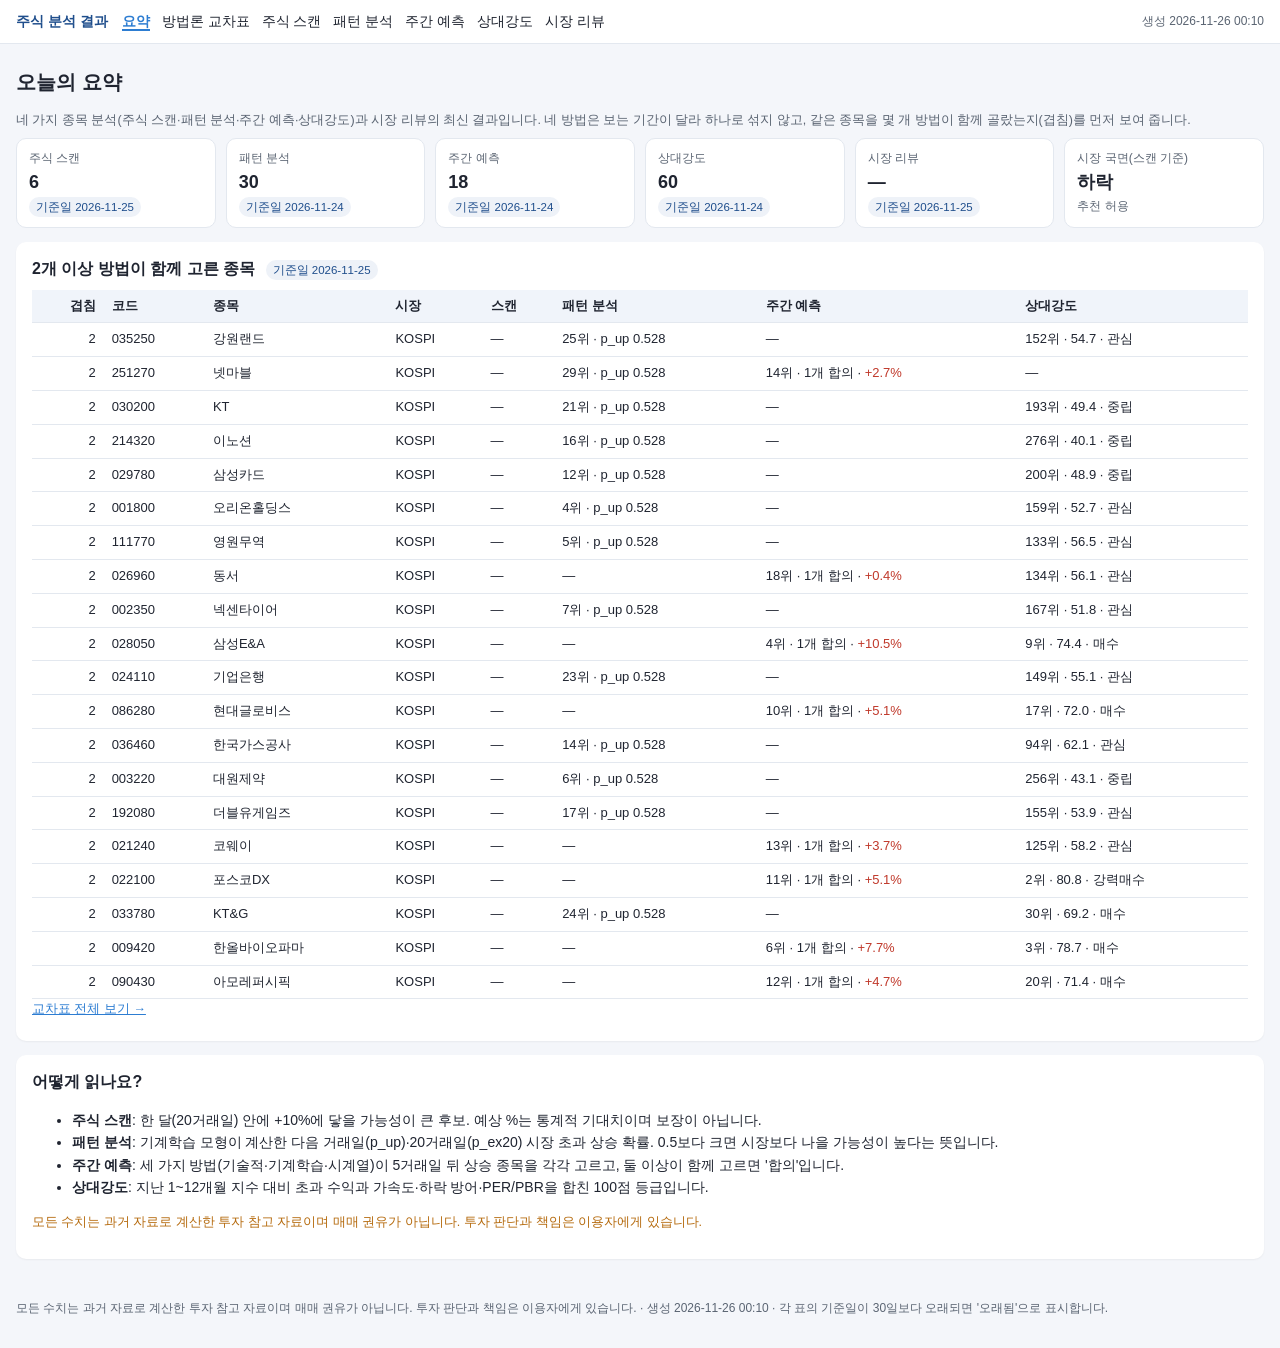
<file: index.html>
<!doctype html>
<html lang="ko">
<head>
  <meta charset="utf-8">
  <meta name="viewport" content="width=device-width, initial-scale=1">
  <meta name="robots" content="noindex">
  <title>주식 분석 결과</title>
  <link rel="stylesheet" href="public.css">
</head>
<body>
<header class="topbar">
  <a class="brand" href="index.html">주식 분석 결과</a>
  <nav><a href="index.html" class="on">요약</a><a href="cross.html" class="">방법론 교차표</a><a href="scan.html" class="">주식 스캔</a><a href="pattern.html" class="">패턴 분석</a><a href="forecast.html" class="">주간 예측</a><a href="rs.html" class="">상대강도</a><a href="review.html" class="">시장 리뷰</a></nav>
  <span class="built">생성 2026-11-26 00:10</span>
</header>
<main>

<h1>오늘의 요약</h1>
<p class="hint">네 가지 종목 분석(주식 스캔·패턴 분석·주간 예측·상대강도)과 시장 리뷰의 최신 결과입니다. 네 방법은 보는 기간이 달라 하나로 섞지 않고, 같은 종목을 몇 개 방법이 함께 골랐는지(겹침)를 먼저 보여 줍니다.</p>
<div class="tiles">
  
  
  <div class="tile"><span class="k">주식 스캔</span><span class="v">6</span><span class="s"><span class="badge">기준일 2026-11-25</span></span></div>
  
  
  <div class="tile"><span class="k">패턴 분석</span><span class="v">30</span><span class="s"><span class="badge">기준일 2026-11-24</span></span></div>
  
  
  <div class="tile"><span class="k">주간 예측</span><span class="v">18</span><span class="s"><span class="badge">기준일 2026-11-24</span></span></div>
  
  
  <div class="tile"><span class="k">상대강도</span><span class="v">60</span><span class="s"><span class="badge">기준일 2026-11-24</span></span></div>
  
  
  <div class="tile"><span class="k">시장 리뷰</span><span class="v">—</span><span class="s"><span class="badge">기준일 2026-11-25</span></span></div>
  
  
  <div class="tile"><span class="k">시장 국면(스캔 기준)</span><span class="v">하락</span><span class="s">추천 허용</span></div>
</div>
<section class="card">
  <h2>2개 이상 방법이 함께 고른 종목 <small><span class="badge">기준일 2026-11-25</span></small></h2>
  
  
  <div class="table-wrap"><table><thead><tr><th class="num">겹침</th><th>코드</th><th>종목</th><th>시장</th><th>스캔</th><th>패턴 분석</th><th>주간 예측</th><th>상대강도</th></tr></thead><tbody>
  
  <tr><td class="num">2</td><td>035250</td><td>강원랜드</td><td>KOSPI</td>
    <td>—</td>
    <td>25위 · p_up 0.528</td>
    <td>—</td>
    <td>152위 · 54.7 · 관심</td></tr>
  
  <tr><td class="num">2</td><td>251270</td><td>넷마블</td><td>KOSPI</td>
    <td>—</td>
    <td>29위 · p_up 0.528</td>
    <td>14위 · 1개 합의 · <span class="up">+2.7%</span></td>
    <td>—</td></tr>
  
  <tr><td class="num">2</td><td>030200</td><td>KT</td><td>KOSPI</td>
    <td>—</td>
    <td>21위 · p_up 0.528</td>
    <td>—</td>
    <td>193위 · 49.4 · 중립</td></tr>
  
  <tr><td class="num">2</td><td>214320</td><td>이노션</td><td>KOSPI</td>
    <td>—</td>
    <td>16위 · p_up 0.528</td>
    <td>—</td>
    <td>276위 · 40.1 · 중립</td></tr>
  
  <tr><td class="num">2</td><td>029780</td><td>삼성카드</td><td>KOSPI</td>
    <td>—</td>
    <td>12위 · p_up 0.528</td>
    <td>—</td>
    <td>200위 · 48.9 · 중립</td></tr>
  
  <tr><td class="num">2</td><td>001800</td><td>오리온홀딩스</td><td>KOSPI</td>
    <td>—</td>
    <td>4위 · p_up 0.528</td>
    <td>—</td>
    <td>159위 · 52.7 · 관심</td></tr>
  
  <tr><td class="num">2</td><td>111770</td><td>영원무역</td><td>KOSPI</td>
    <td>—</td>
    <td>5위 · p_up 0.528</td>
    <td>—</td>
    <td>133위 · 56.5 · 관심</td></tr>
  
  <tr><td class="num">2</td><td>026960</td><td>동서</td><td>KOSPI</td>
    <td>—</td>
    <td>—</td>
    <td>18위 · 1개 합의 · <span class="up">+0.4%</span></td>
    <td>134위 · 56.1 · 관심</td></tr>
  
  <tr><td class="num">2</td><td>002350</td><td>넥센타이어</td><td>KOSPI</td>
    <td>—</td>
    <td>7위 · p_up 0.528</td>
    <td>—</td>
    <td>167위 · 51.8 · 관심</td></tr>
  
  <tr><td class="num">2</td><td>028050</td><td>삼성E&amp;A</td><td>KOSPI</td>
    <td>—</td>
    <td>—</td>
    <td>4위 · 1개 합의 · <span class="up">+10.5%</span></td>
    <td>9위 · 74.4 · 매수</td></tr>
  
  <tr><td class="num">2</td><td>024110</td><td>기업은행</td><td>KOSPI</td>
    <td>—</td>
    <td>23위 · p_up 0.528</td>
    <td>—</td>
    <td>149위 · 55.1 · 관심</td></tr>
  
  <tr><td class="num">2</td><td>086280</td><td>현대글로비스</td><td>KOSPI</td>
    <td>—</td>
    <td>—</td>
    <td>10위 · 1개 합의 · <span class="up">+5.1%</span></td>
    <td>17위 · 72.0 · 매수</td></tr>
  
  <tr><td class="num">2</td><td>036460</td><td>한국가스공사</td><td>KOSPI</td>
    <td>—</td>
    <td>14위 · p_up 0.528</td>
    <td>—</td>
    <td>94위 · 62.1 · 관심</td></tr>
  
  <tr><td class="num">2</td><td>003220</td><td>대원제약</td><td>KOSPI</td>
    <td>—</td>
    <td>6위 · p_up 0.528</td>
    <td>—</td>
    <td>256위 · 43.1 · 중립</td></tr>
  
  <tr><td class="num">2</td><td>192080</td><td>더블유게임즈</td><td>KOSPI</td>
    <td>—</td>
    <td>17위 · p_up 0.528</td>
    <td>—</td>
    <td>155위 · 53.9 · 관심</td></tr>
  
  <tr><td class="num">2</td><td>021240</td><td>코웨이</td><td>KOSPI</td>
    <td>—</td>
    <td>—</td>
    <td>13위 · 1개 합의 · <span class="up">+3.7%</span></td>
    <td>125위 · 58.2 · 관심</td></tr>
  
  <tr><td class="num">2</td><td>022100</td><td>포스코DX</td><td>KOSPI</td>
    <td>—</td>
    <td>—</td>
    <td>11위 · 1개 합의 · <span class="up">+5.1%</span></td>
    <td>2위 · 80.8 · 강력매수</td></tr>
  
  <tr><td class="num">2</td><td>033780</td><td>KT&amp;G</td><td>KOSPI</td>
    <td>—</td>
    <td>24위 · p_up 0.528</td>
    <td>—</td>
    <td>30위 · 69.2 · 매수</td></tr>
  
  <tr><td class="num">2</td><td>009420</td><td>한올바이오파마</td><td>KOSPI</td>
    <td>—</td>
    <td>—</td>
    <td>6위 · 1개 합의 · <span class="up">+7.7%</span></td>
    <td>3위 · 78.7 · 매수</td></tr>
  
  <tr><td class="num">2</td><td>090430</td><td>아모레퍼시픽</td><td>KOSPI</td>
    <td>—</td>
    <td>—</td>
    <td>12위 · 1개 합의 · <span class="up">+4.7%</span></td>
    <td>20위 · 71.4 · 매수</td></tr>
  
  </tbody></table></div>
  
  <p class="hint"><a href="cross.html">교차표 전체 보기 →</a></p>
</section>
<section class="card">
  <h2>어떻게 읽나요?</h2>
  <ul>
    <li><b>주식 스캔</b>: 한 달(20거래일) 안에 +10%에 닿을 가능성이 큰 후보. 예상 %는 통계적 기대치이며 보장이 아닙니다.</li>
    <li><b>패턴 분석</b>: 기계학습 모형이 계산한 다음 거래일(p_up)·20거래일(p_ex20) 시장 초과 상승 확률. 0.5보다 크면 시장보다 나을 가능성이 높다는 뜻입니다.</li>
    <li><b>주간 예측</b>: 세 가지 방법(기술적·기계학습·시계열)이 5거래일 뒤 상승 종목을 각각 고르고, 둘 이상이 함께 고르면 '합의'입니다.</li>
    <li><b>상대강도</b>: 지난 1~12개월 지수 대비 초과 수익과 가속도·하락 방어·PER/PBR을 합친 100점 등급입니다.</li>
  </ul>
  <p class="note">모든 수치는 과거 자료로 계산한 투자 참고 자료이며 매매 권유가 아닙니다. 투자 판단과 책임은 이용자에게 있습니다.</p>
</section>

</main>
<footer class="foot">모든 수치는 과거 자료로 계산한 투자 참고 자료이며 매매 권유가 아닙니다. 투자 판단과 책임은 이용자에게 있습니다. · 생성 2026-11-26 00:10 · 각 표의 기준일이 30일보다 오래되면 '오래됨'으로 표시합니다.</footer>
</body>
</html>
</file>
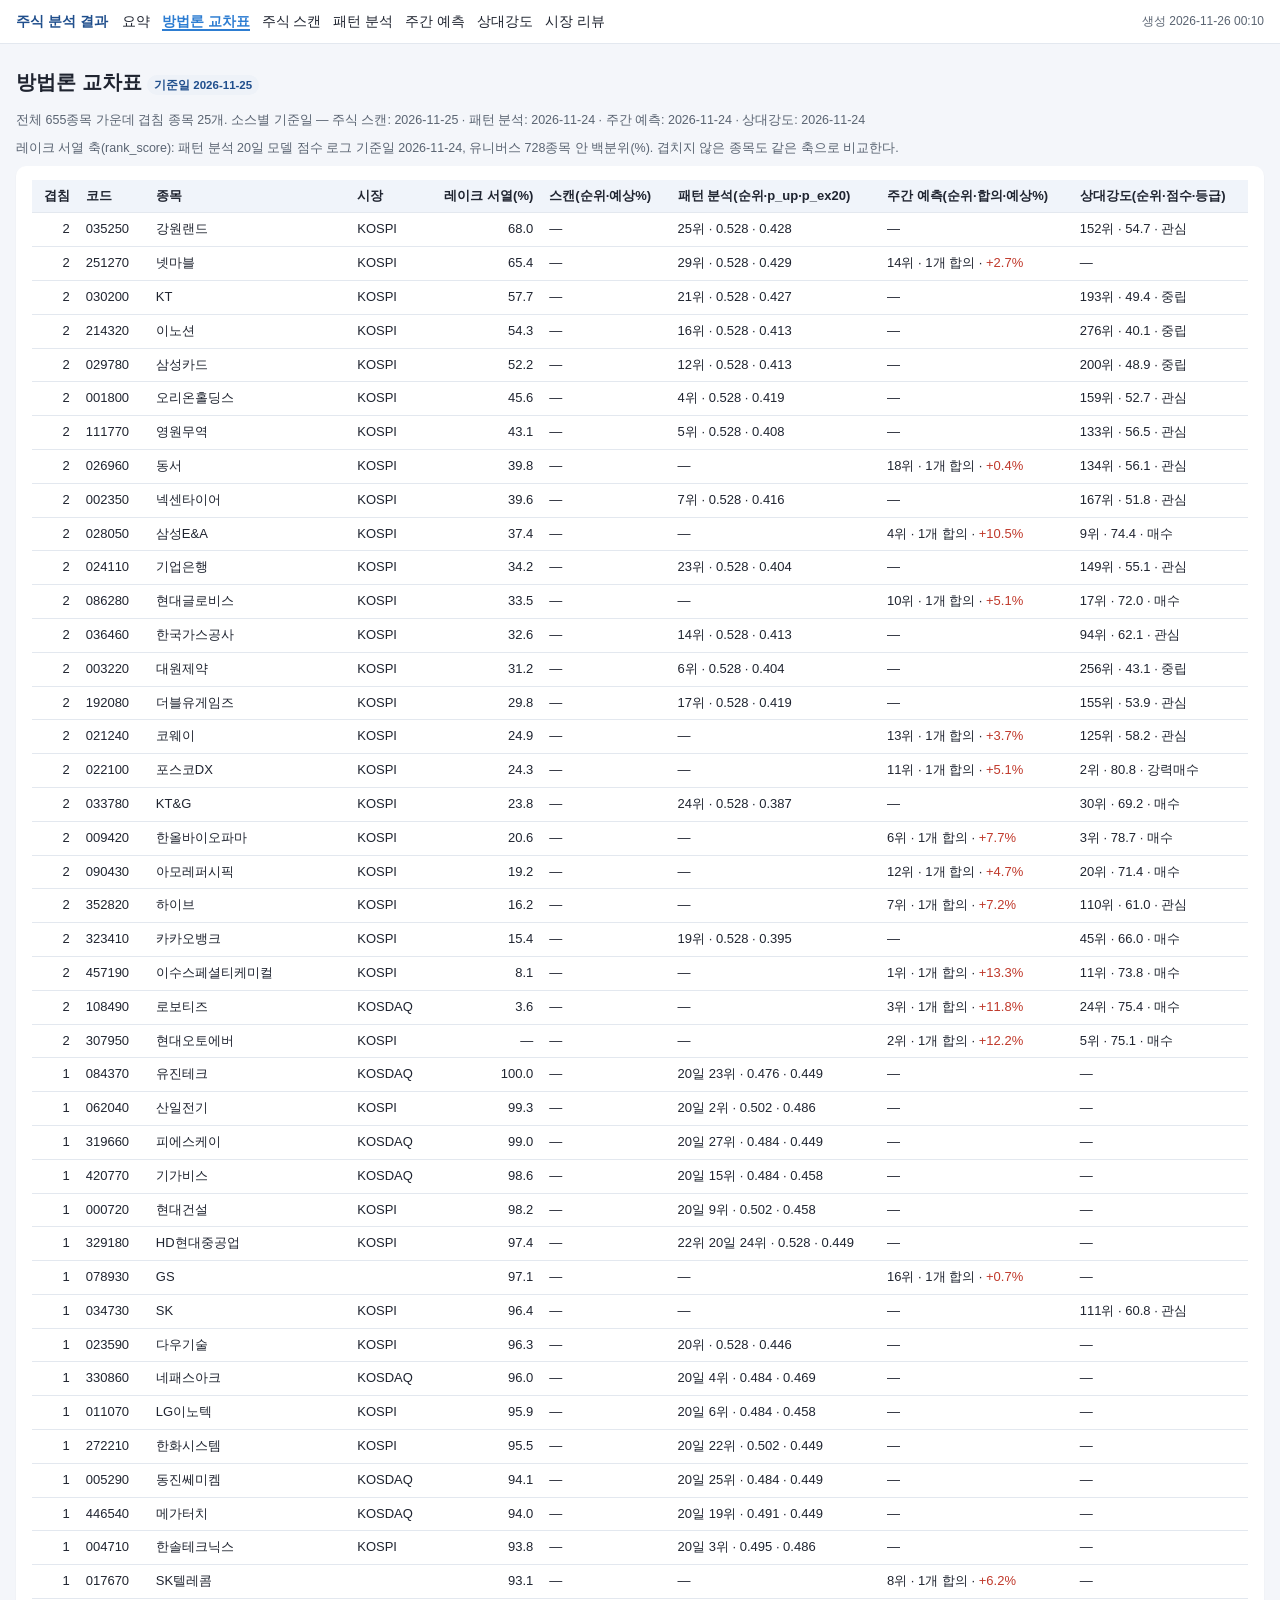
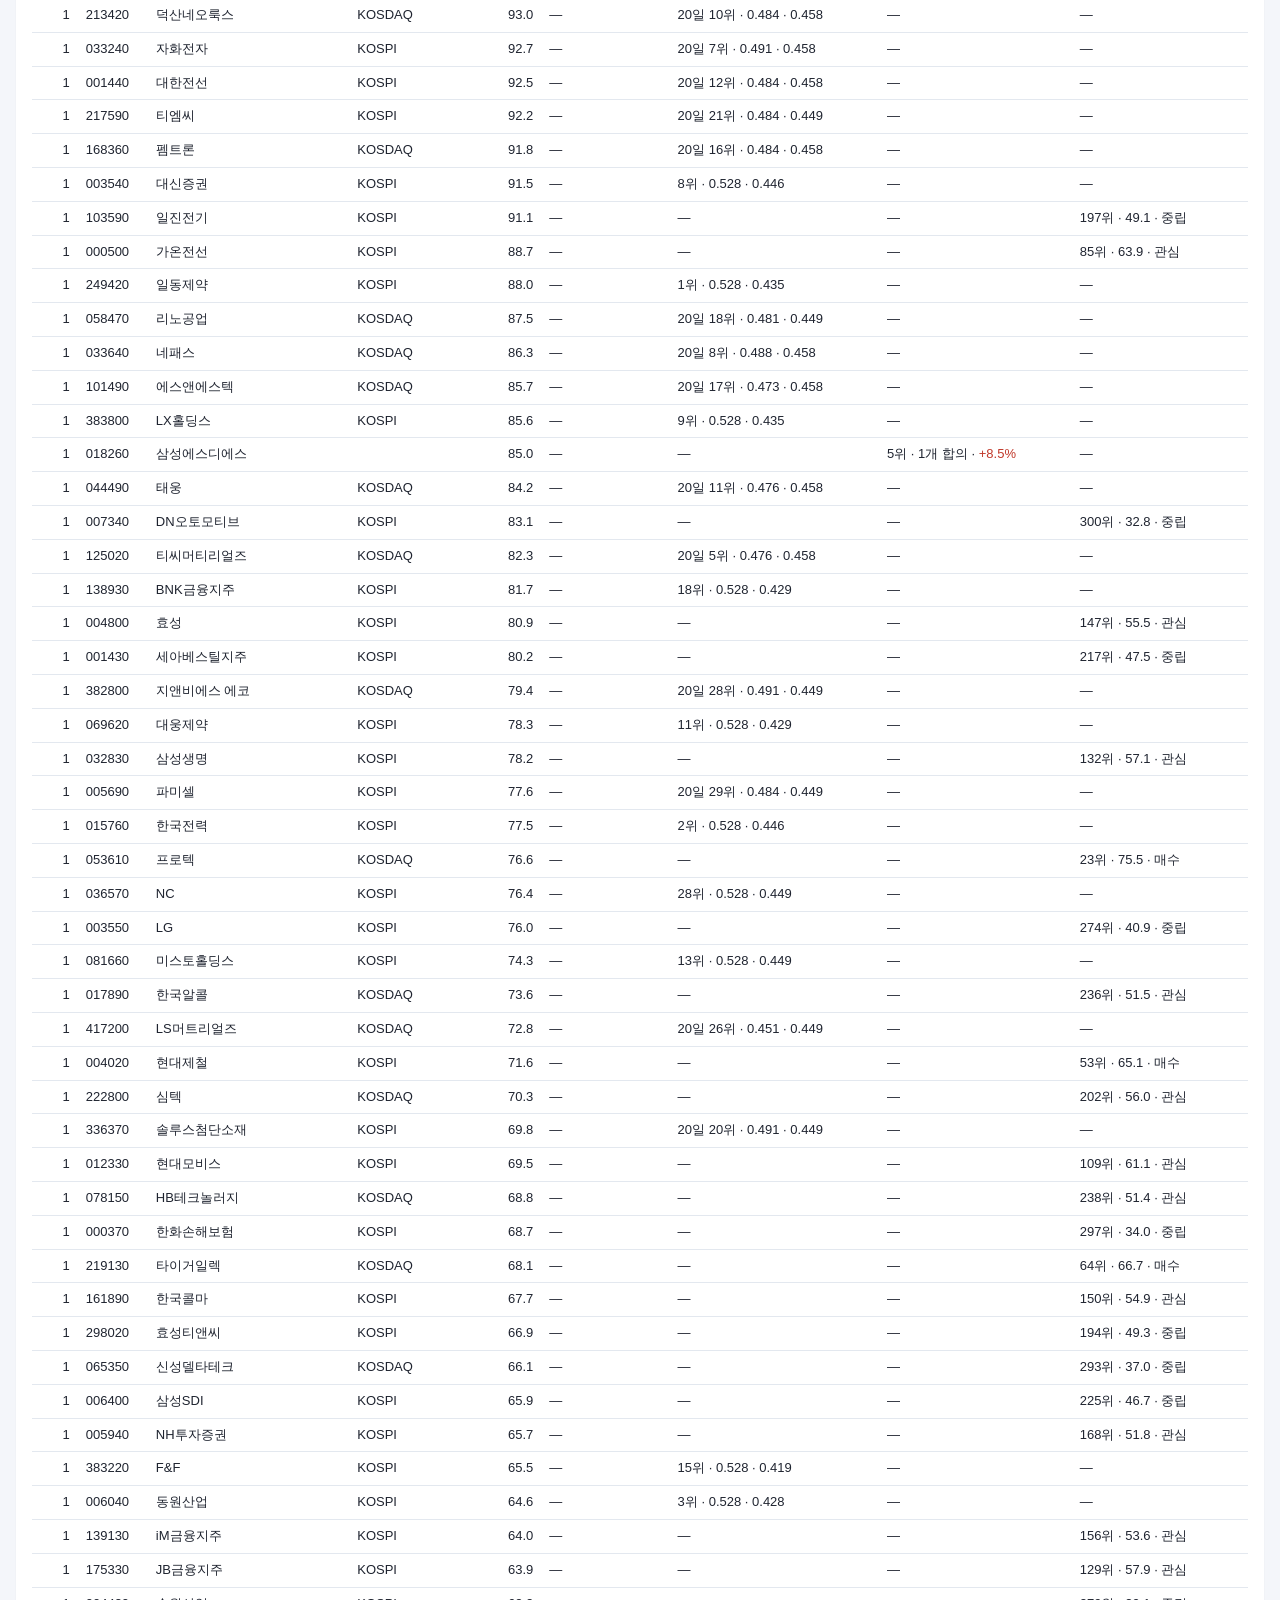
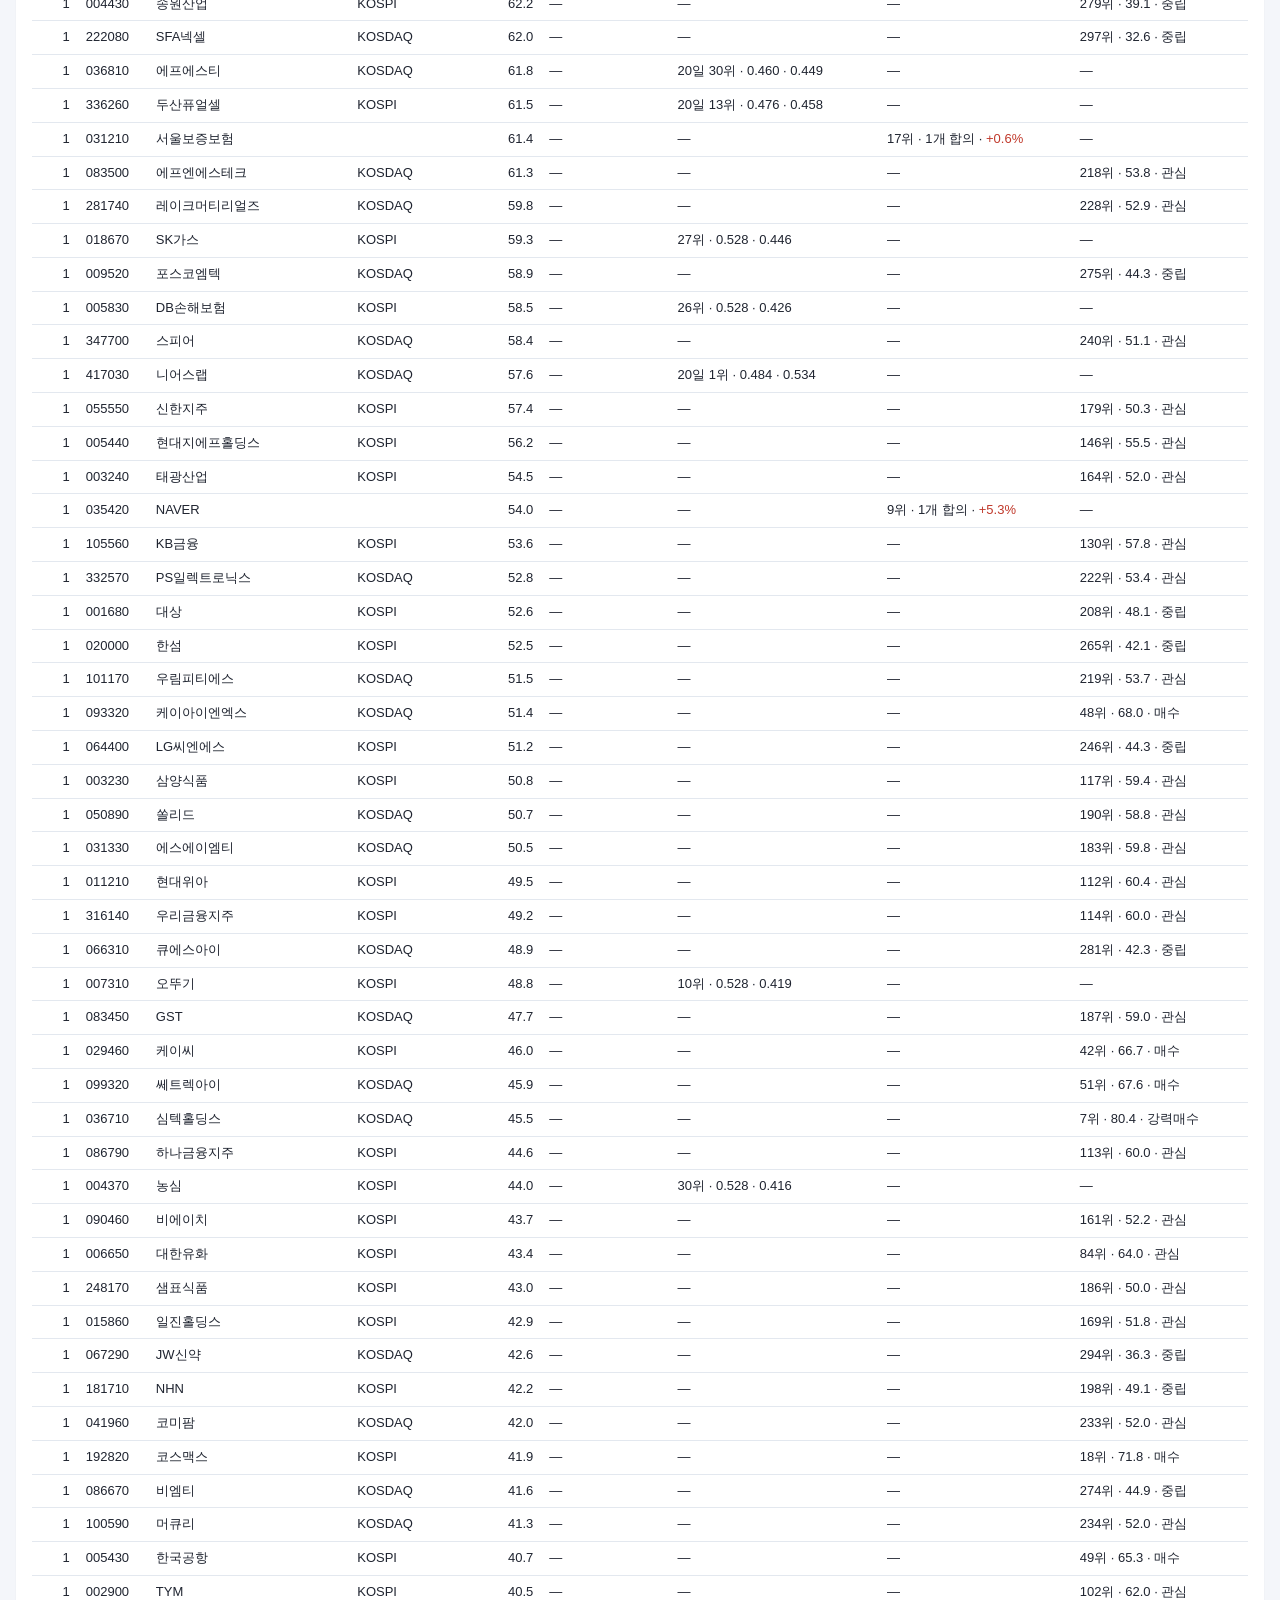
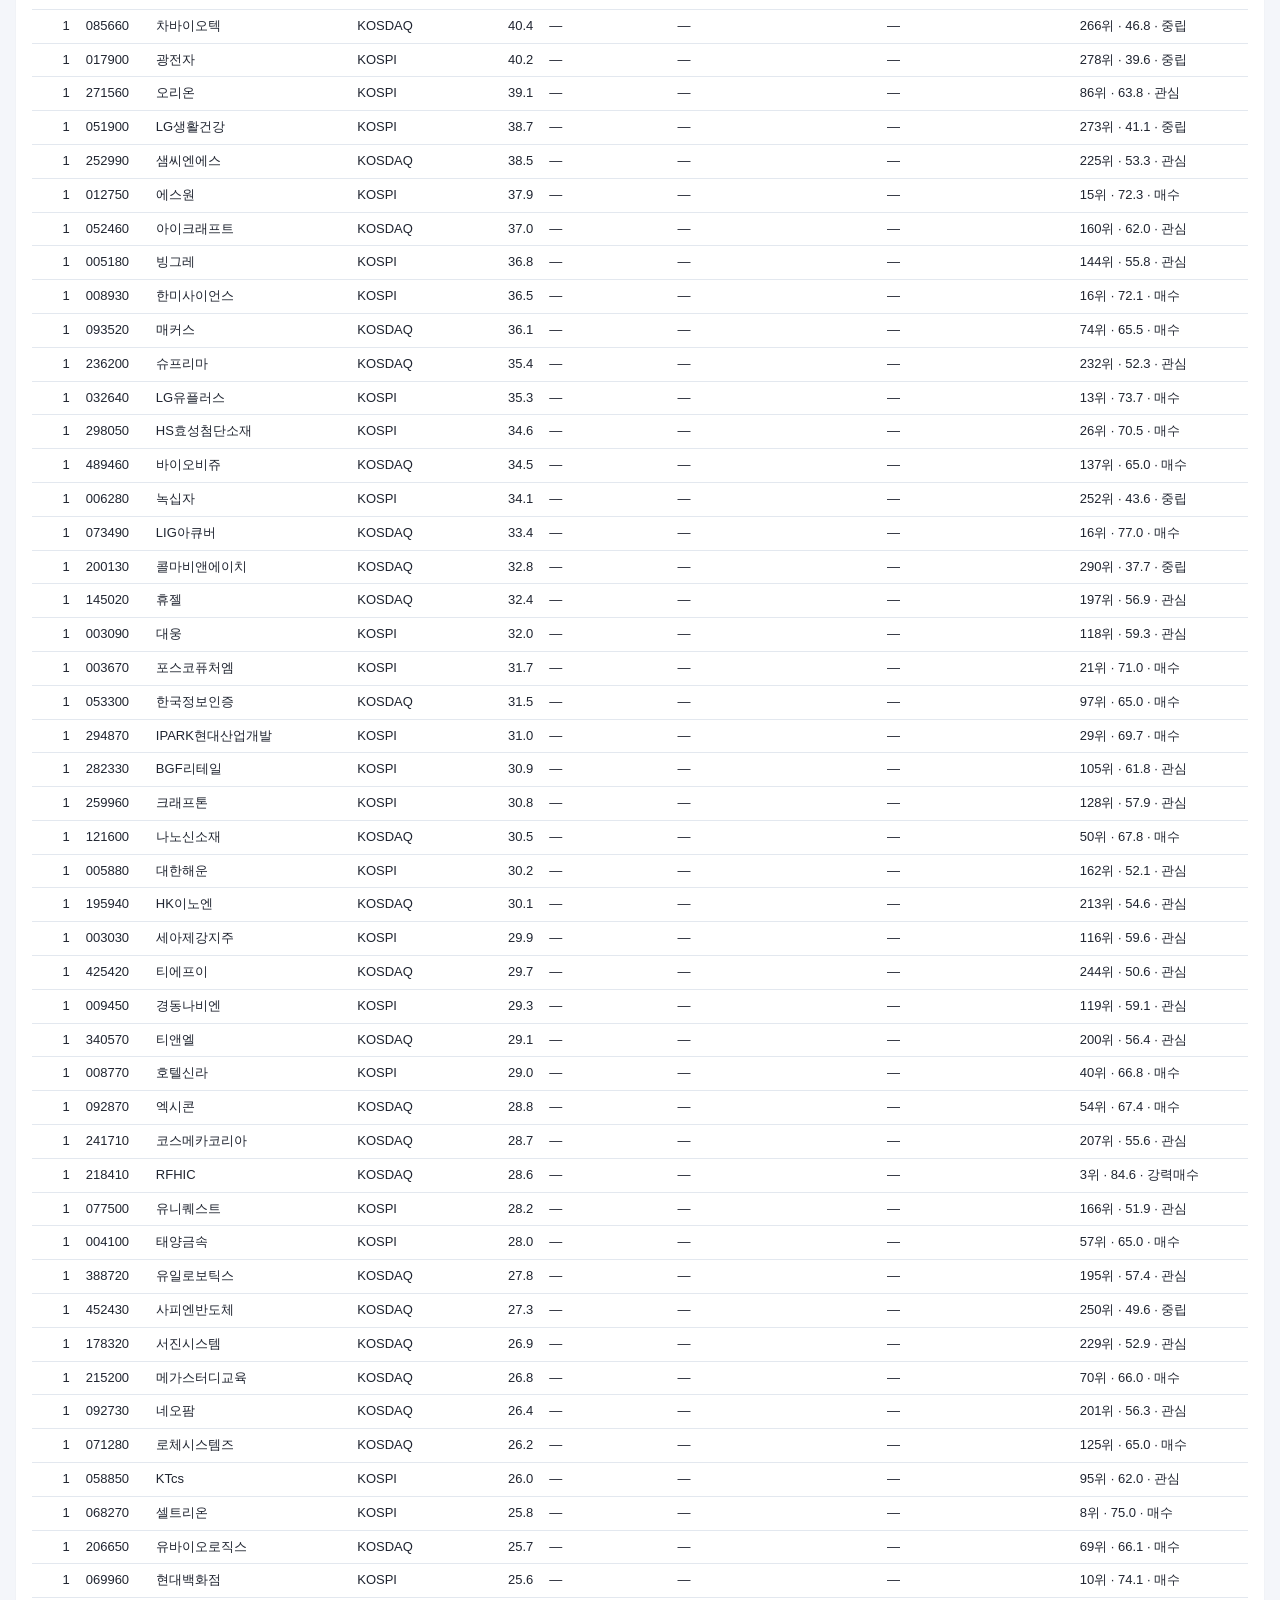
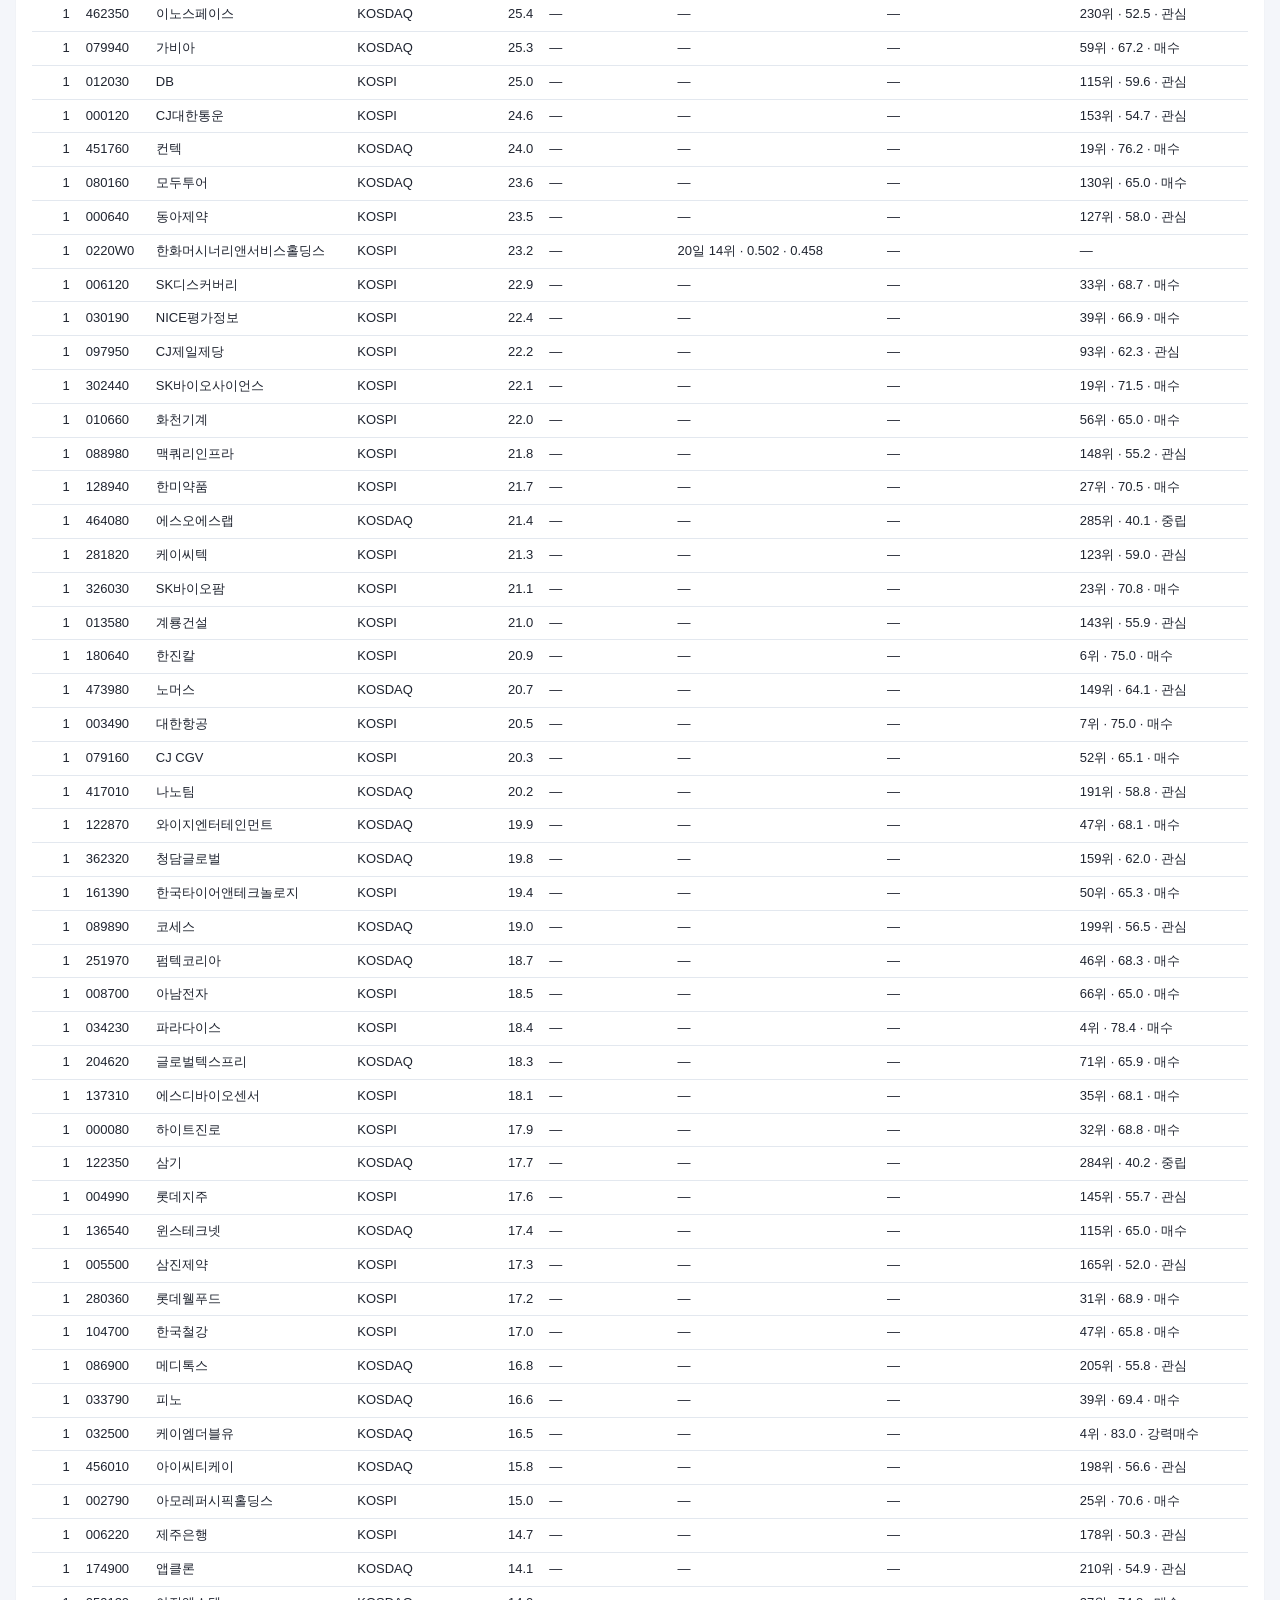
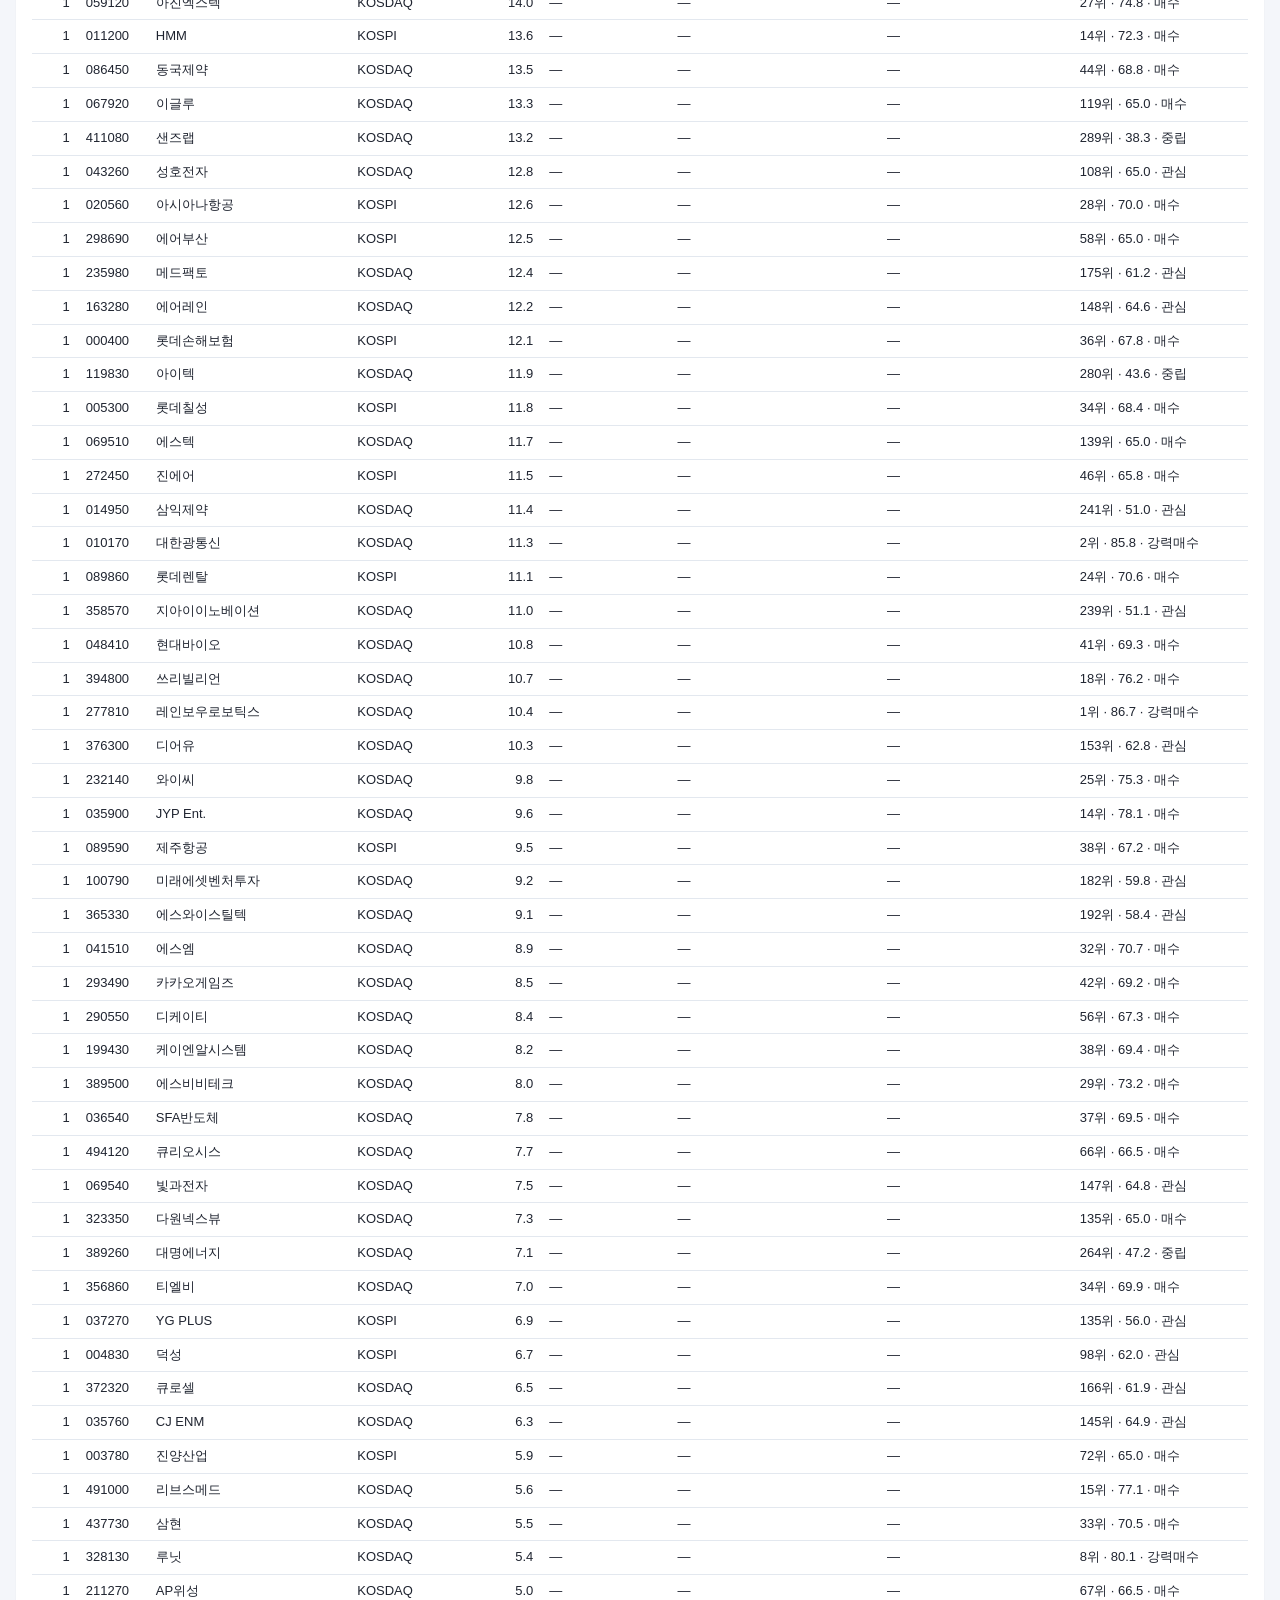
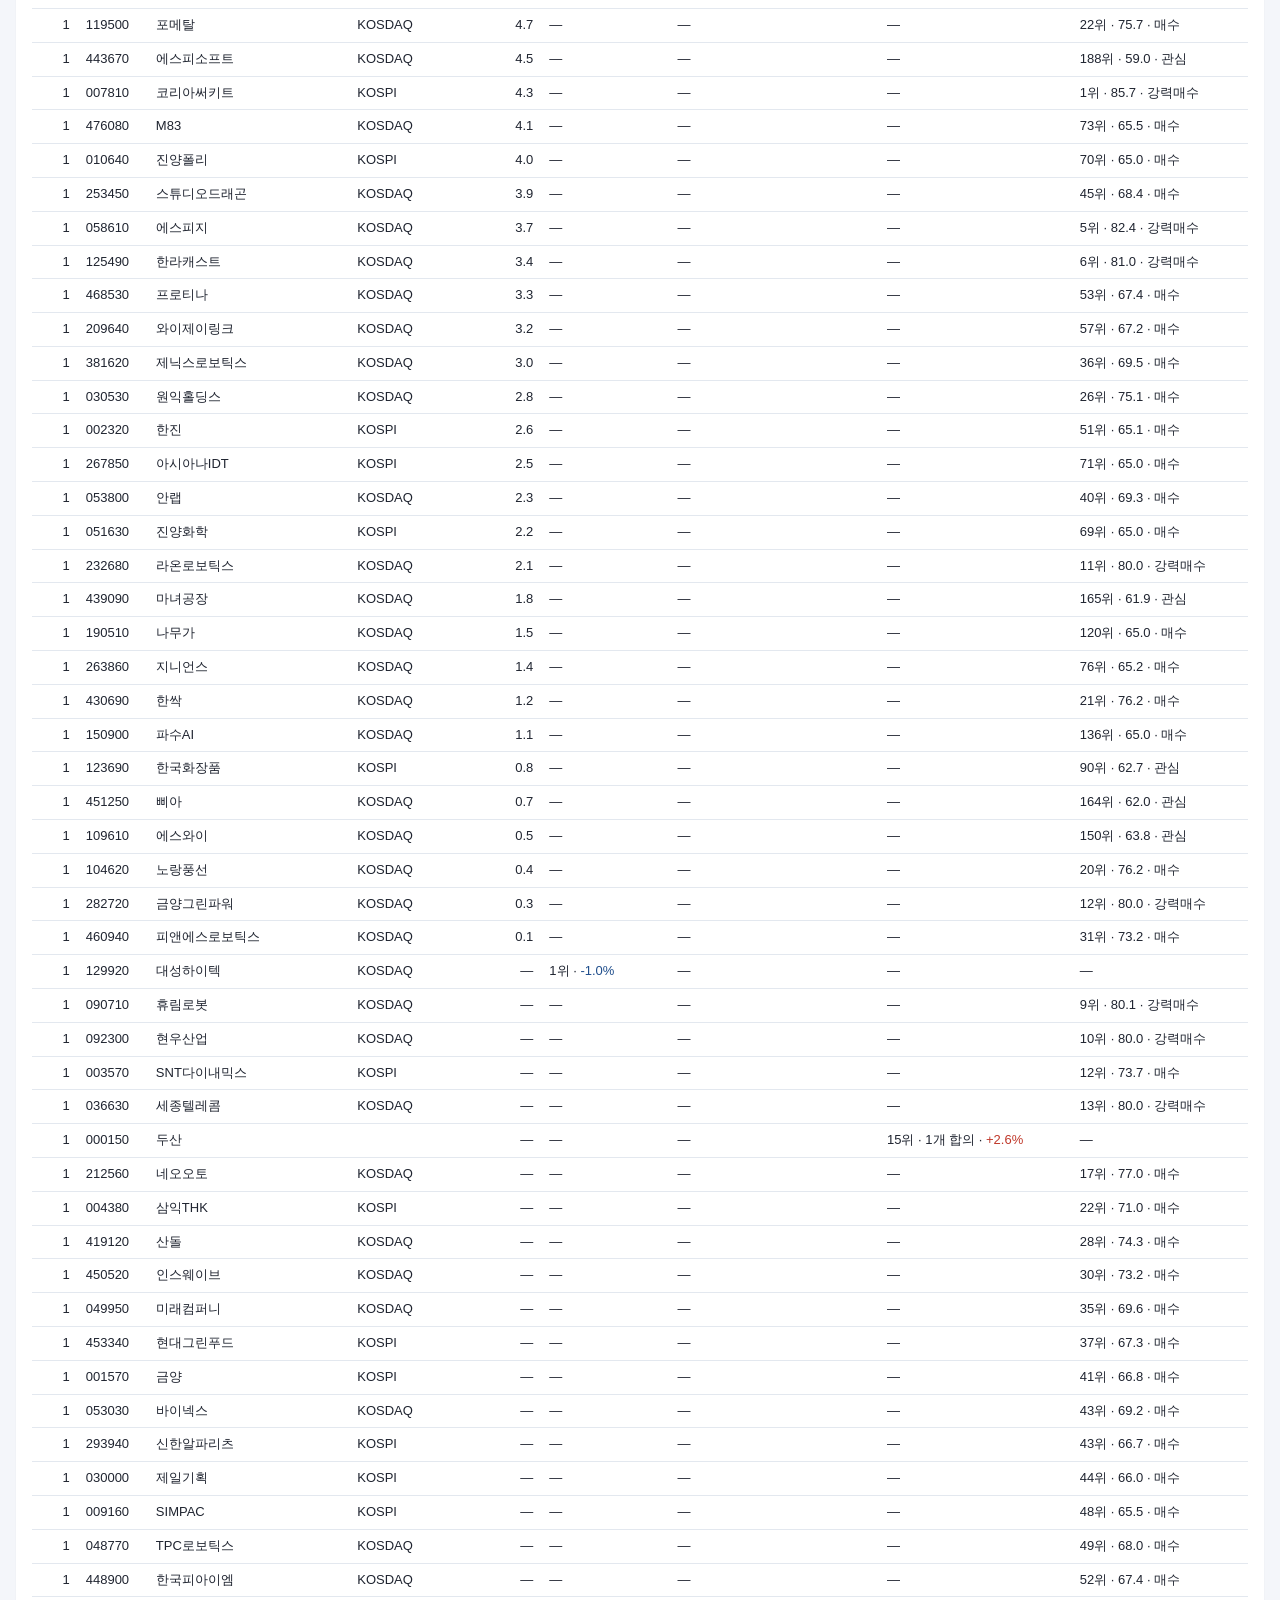
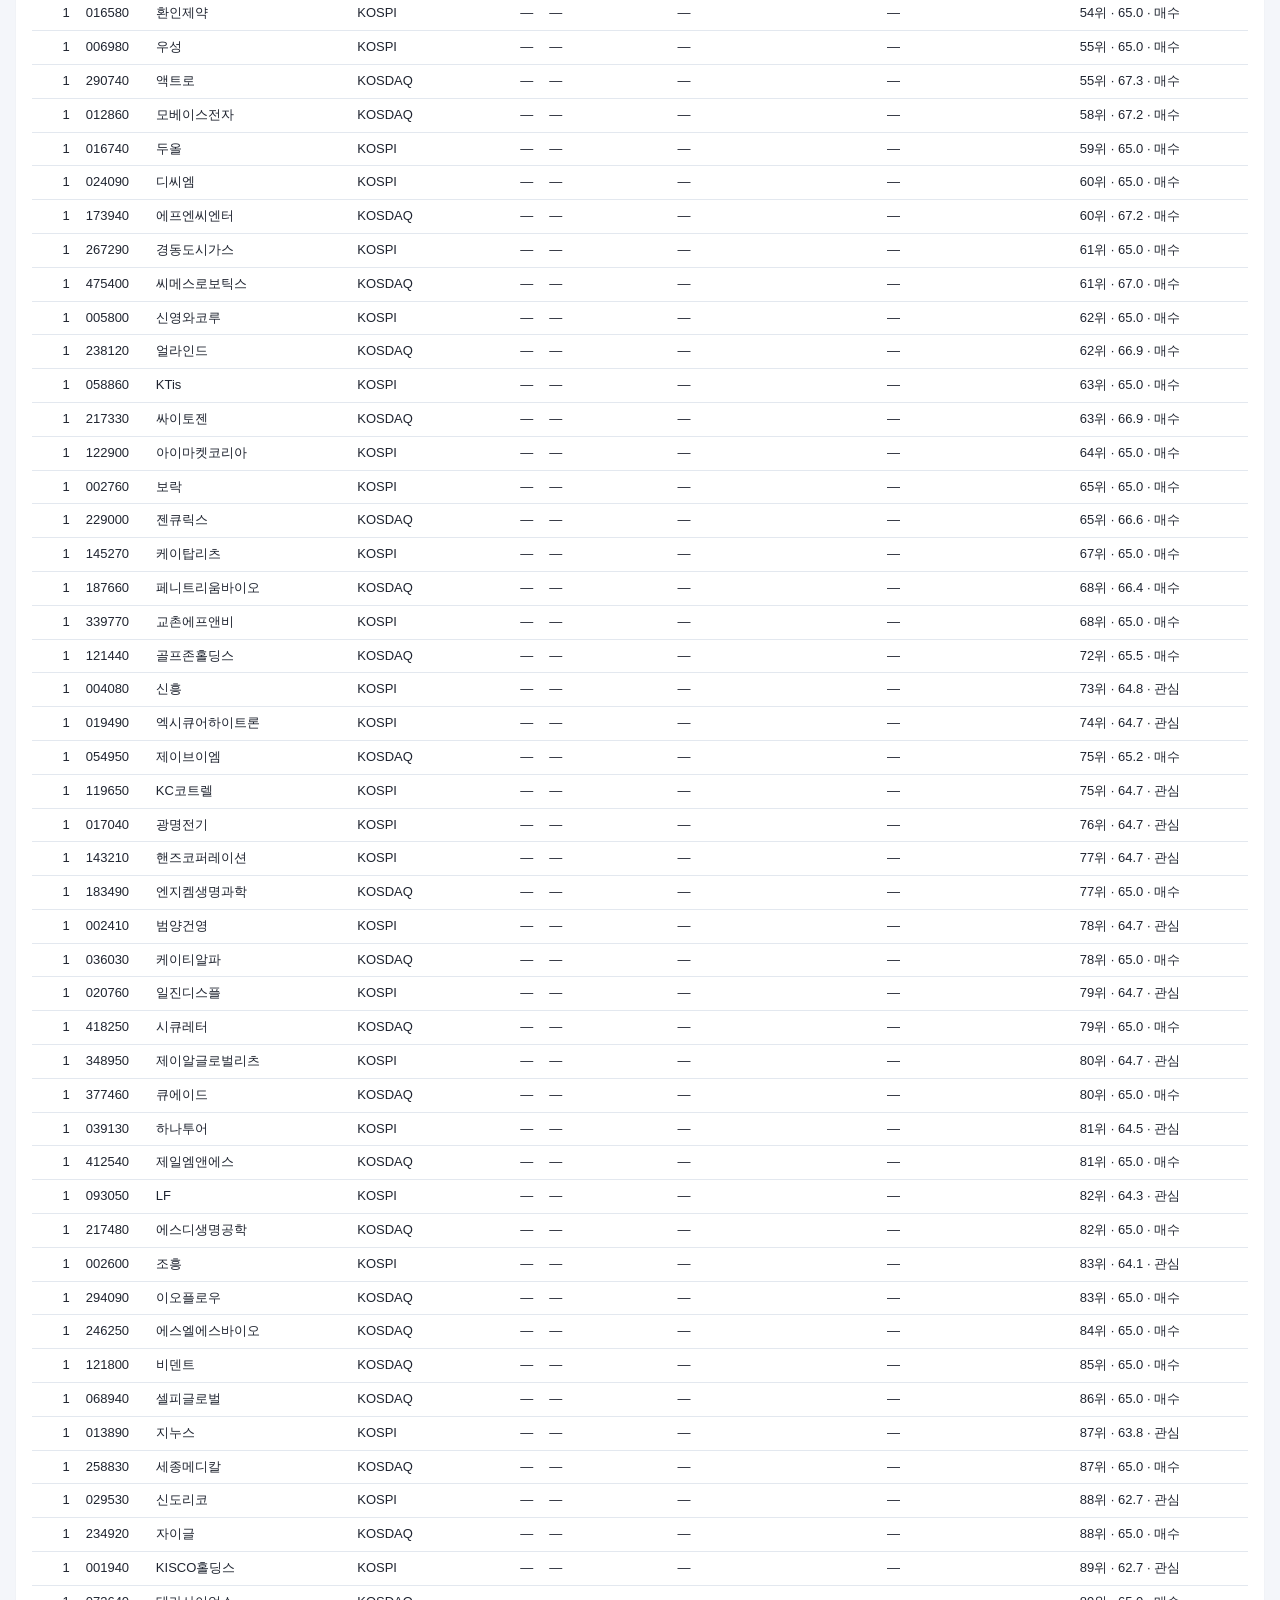
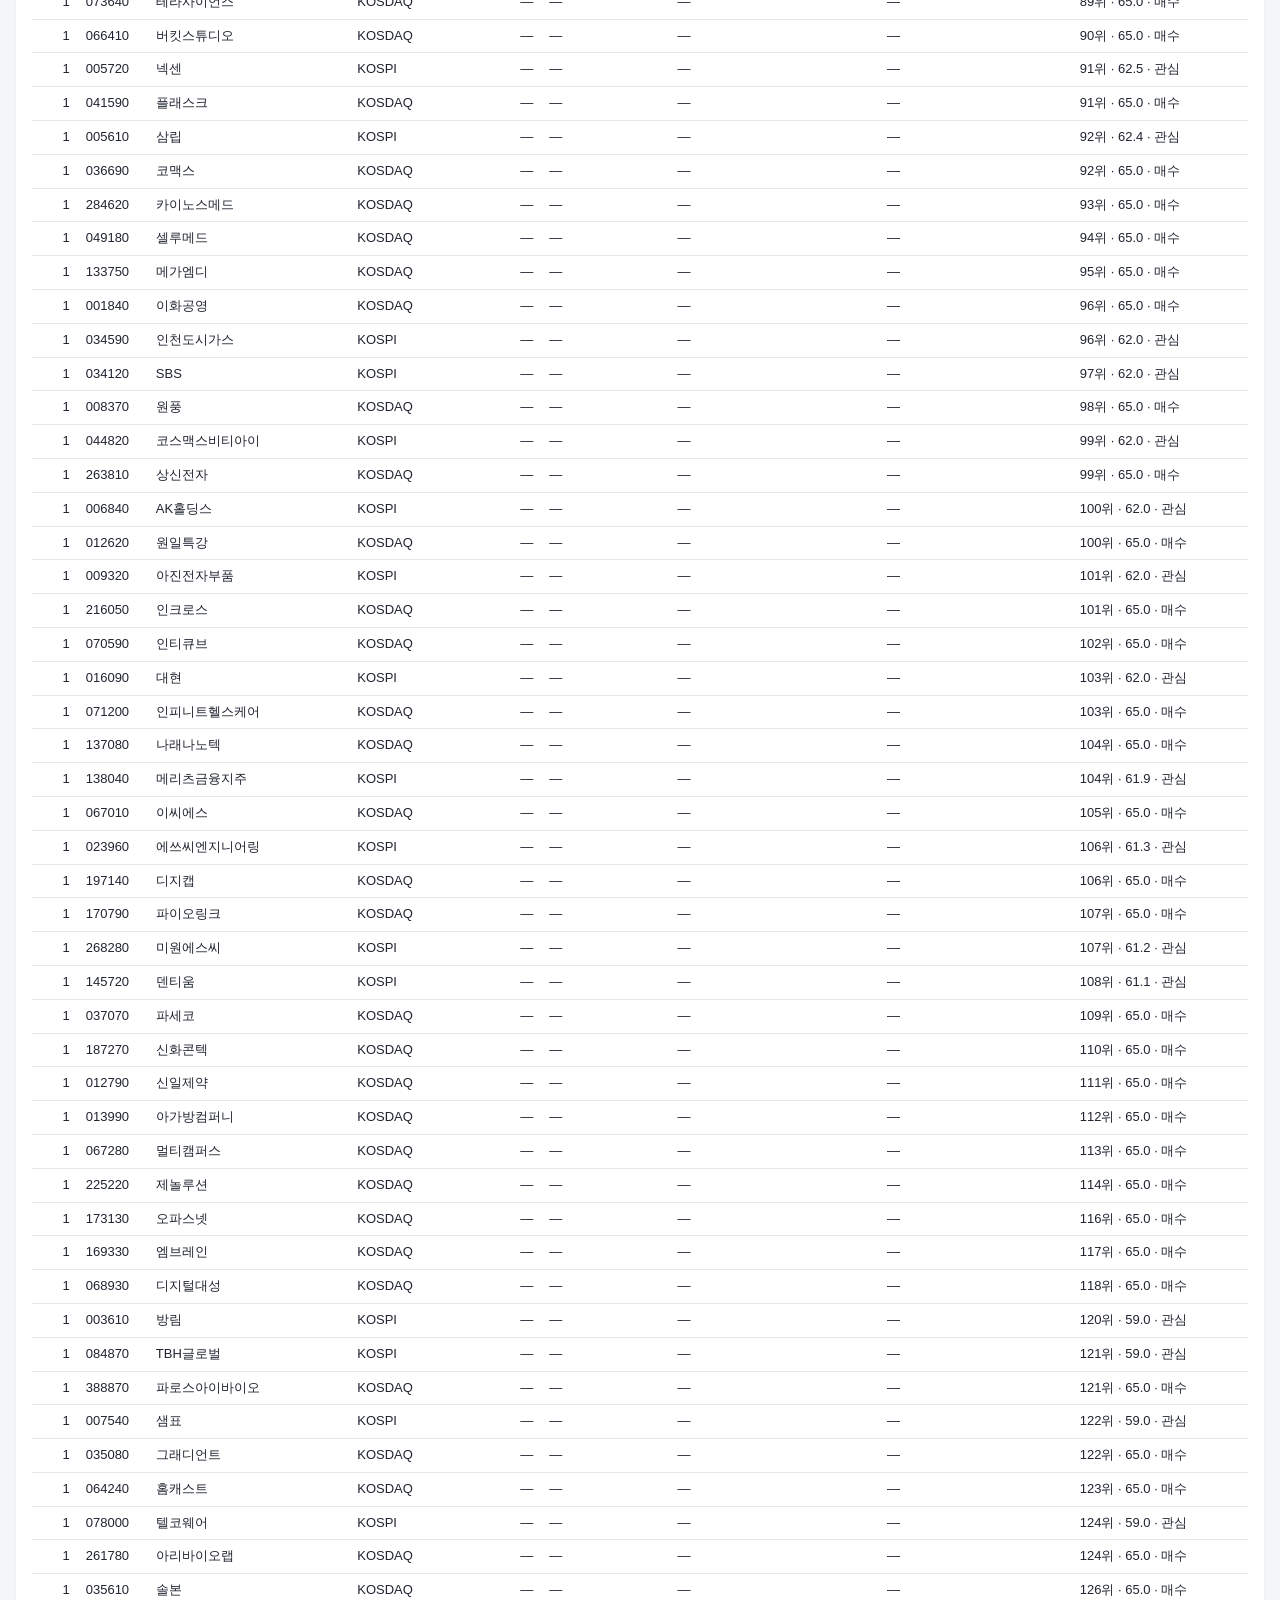
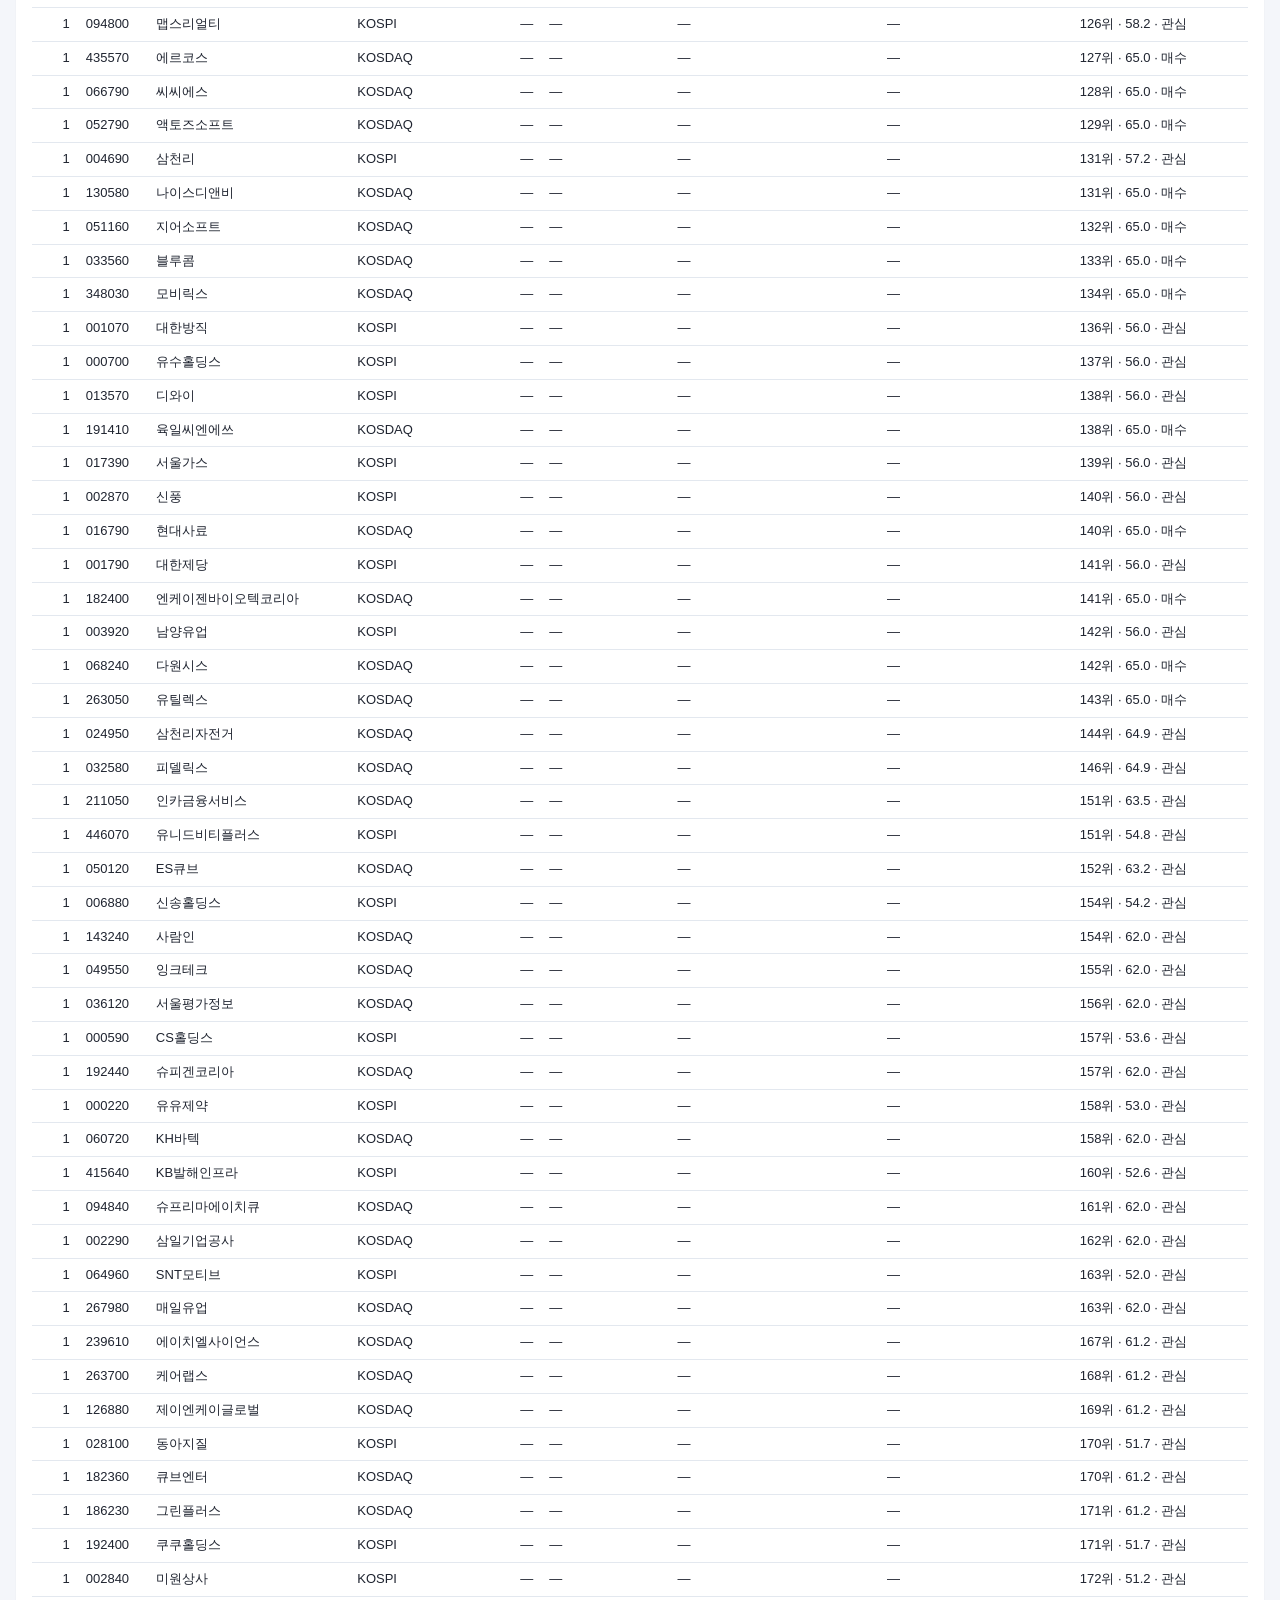
<file: cross.html>
<!doctype html>
<html lang="ko">
<head>
  <meta charset="utf-8">
  <meta name="viewport" content="width=device-width, initial-scale=1">
  <meta name="robots" content="noindex">
  <title>주식 분석 결과</title>
  <link rel="stylesheet" href="public.css">
</head>
<body>
<header class="topbar">
  <a class="brand" href="index.html">주식 분석 결과</a>
  <nav><a href="index.html" class="">요약</a><a href="cross.html" class="on">방법론 교차표</a><a href="scan.html" class="">주식 스캔</a><a href="pattern.html" class="">패턴 분석</a><a href="forecast.html" class="">주간 예측</a><a href="rs.html" class="">상대강도</a><a href="review.html" class="">시장 리뷰</a></nav>
  <span class="built">생성 2026-11-26 00:10</span>
</header>
<main>

<h1>방법론 교차표 <span class="badge">기준일 2026-11-25</span></h1>

<p class="hint">전체 655종목 가운데 겹침 종목 25개. 소스별 기준일 — 주식 스캔: 2026-11-25 · 패턴 분석: 2026-11-24 · 주간 예측: 2026-11-24 · 상대강도: 2026-11-24</p>
<p class="hint">레이크 서열 축(rank_score): 패턴 분석 20일 모델 점수 로그 기준일 2026-11-24, 유니버스 728종목 안 백분위(%). 겹치지 않은 종목도 같은 축으로 비교한다.</p>
<section class="card"><div class="table-wrap"><table><thead><tr><th class="num">겹침</th><th>코드</th><th>종목</th><th>시장</th><th class="num">레이크 서열(%)</th><th>스캔(순위·예상%)</th><th>패턴 분석(순위·p_up·p_ex20)</th><th>주간 예측(순위·합의·예상%)</th><th>상대강도(순위·점수·등급)</th></tr></thead><tbody>

<tr><td class="num">2</td><td>035250</td><td>강원랜드</td><td>KOSPI</td>
  <td class="num">68.0</td>
  <td>—</td>
  <td>25위 · 0.528 · 0.428</td>
  <td>—</td>
  <td>152위 · 54.7 · 관심</td></tr>

<tr><td class="num">2</td><td>251270</td><td>넷마블</td><td>KOSPI</td>
  <td class="num">65.4</td>
  <td>—</td>
  <td>29위 · 0.528 · 0.429</td>
  <td>14위 · 1개 합의 · <span class="up">+2.7%</span></td>
  <td>—</td></tr>

<tr><td class="num">2</td><td>030200</td><td>KT</td><td>KOSPI</td>
  <td class="num">57.7</td>
  <td>—</td>
  <td>21위 · 0.528 · 0.427</td>
  <td>—</td>
  <td>193위 · 49.4 · 중립</td></tr>

<tr><td class="num">2</td><td>214320</td><td>이노션</td><td>KOSPI</td>
  <td class="num">54.3</td>
  <td>—</td>
  <td>16위 · 0.528 · 0.413</td>
  <td>—</td>
  <td>276위 · 40.1 · 중립</td></tr>

<tr><td class="num">2</td><td>029780</td><td>삼성카드</td><td>KOSPI</td>
  <td class="num">52.2</td>
  <td>—</td>
  <td>12위 · 0.528 · 0.413</td>
  <td>—</td>
  <td>200위 · 48.9 · 중립</td></tr>

<tr><td class="num">2</td><td>001800</td><td>오리온홀딩스</td><td>KOSPI</td>
  <td class="num">45.6</td>
  <td>—</td>
  <td>4위 · 0.528 · 0.419</td>
  <td>—</td>
  <td>159위 · 52.7 · 관심</td></tr>

<tr><td class="num">2</td><td>111770</td><td>영원무역</td><td>KOSPI</td>
  <td class="num">43.1</td>
  <td>—</td>
  <td>5위 · 0.528 · 0.408</td>
  <td>—</td>
  <td>133위 · 56.5 · 관심</td></tr>

<tr><td class="num">2</td><td>026960</td><td>동서</td><td>KOSPI</td>
  <td class="num">39.8</td>
  <td>—</td>
  <td>—</td>
  <td>18위 · 1개 합의 · <span class="up">+0.4%</span></td>
  <td>134위 · 56.1 · 관심</td></tr>

<tr><td class="num">2</td><td>002350</td><td>넥센타이어</td><td>KOSPI</td>
  <td class="num">39.6</td>
  <td>—</td>
  <td>7위 · 0.528 · 0.416</td>
  <td>—</td>
  <td>167위 · 51.8 · 관심</td></tr>

<tr><td class="num">2</td><td>028050</td><td>삼성E&amp;A</td><td>KOSPI</td>
  <td class="num">37.4</td>
  <td>—</td>
  <td>—</td>
  <td>4위 · 1개 합의 · <span class="up">+10.5%</span></td>
  <td>9위 · 74.4 · 매수</td></tr>

<tr><td class="num">2</td><td>024110</td><td>기업은행</td><td>KOSPI</td>
  <td class="num">34.2</td>
  <td>—</td>
  <td>23위 · 0.528 · 0.404</td>
  <td>—</td>
  <td>149위 · 55.1 · 관심</td></tr>

<tr><td class="num">2</td><td>086280</td><td>현대글로비스</td><td>KOSPI</td>
  <td class="num">33.5</td>
  <td>—</td>
  <td>—</td>
  <td>10위 · 1개 합의 · <span class="up">+5.1%</span></td>
  <td>17위 · 72.0 · 매수</td></tr>

<tr><td class="num">2</td><td>036460</td><td>한국가스공사</td><td>KOSPI</td>
  <td class="num">32.6</td>
  <td>—</td>
  <td>14위 · 0.528 · 0.413</td>
  <td>—</td>
  <td>94위 · 62.1 · 관심</td></tr>

<tr><td class="num">2</td><td>003220</td><td>대원제약</td><td>KOSPI</td>
  <td class="num">31.2</td>
  <td>—</td>
  <td>6위 · 0.528 · 0.404</td>
  <td>—</td>
  <td>256위 · 43.1 · 중립</td></tr>

<tr><td class="num">2</td><td>192080</td><td>더블유게임즈</td><td>KOSPI</td>
  <td class="num">29.8</td>
  <td>—</td>
  <td>17위 · 0.528 · 0.419</td>
  <td>—</td>
  <td>155위 · 53.9 · 관심</td></tr>

<tr><td class="num">2</td><td>021240</td><td>코웨이</td><td>KOSPI</td>
  <td class="num">24.9</td>
  <td>—</td>
  <td>—</td>
  <td>13위 · 1개 합의 · <span class="up">+3.7%</span></td>
  <td>125위 · 58.2 · 관심</td></tr>

<tr><td class="num">2</td><td>022100</td><td>포스코DX</td><td>KOSPI</td>
  <td class="num">24.3</td>
  <td>—</td>
  <td>—</td>
  <td>11위 · 1개 합의 · <span class="up">+5.1%</span></td>
  <td>2위 · 80.8 · 강력매수</td></tr>

<tr><td class="num">2</td><td>033780</td><td>KT&amp;G</td><td>KOSPI</td>
  <td class="num">23.8</td>
  <td>—</td>
  <td>24위 · 0.528 · 0.387</td>
  <td>—</td>
  <td>30위 · 69.2 · 매수</td></tr>

<tr><td class="num">2</td><td>009420</td><td>한올바이오파마</td><td>KOSPI</td>
  <td class="num">20.6</td>
  <td>—</td>
  <td>—</td>
  <td>6위 · 1개 합의 · <span class="up">+7.7%</span></td>
  <td>3위 · 78.7 · 매수</td></tr>

<tr><td class="num">2</td><td>090430</td><td>아모레퍼시픽</td><td>KOSPI</td>
  <td class="num">19.2</td>
  <td>—</td>
  <td>—</td>
  <td>12위 · 1개 합의 · <span class="up">+4.7%</span></td>
  <td>20위 · 71.4 · 매수</td></tr>

<tr><td class="num">2</td><td>352820</td><td>하이브</td><td>KOSPI</td>
  <td class="num">16.2</td>
  <td>—</td>
  <td>—</td>
  <td>7위 · 1개 합의 · <span class="up">+7.2%</span></td>
  <td>110위 · 61.0 · 관심</td></tr>

<tr><td class="num">2</td><td>323410</td><td>카카오뱅크</td><td>KOSPI</td>
  <td class="num">15.4</td>
  <td>—</td>
  <td>19위 · 0.528 · 0.395</td>
  <td>—</td>
  <td>45위 · 66.0 · 매수</td></tr>

<tr><td class="num">2</td><td>457190</td><td>이수스페셜티케미컬</td><td>KOSPI</td>
  <td class="num">8.1</td>
  <td>—</td>
  <td>—</td>
  <td>1위 · 1개 합의 · <span class="up">+13.3%</span></td>
  <td>11위 · 73.8 · 매수</td></tr>

<tr><td class="num">2</td><td>108490</td><td>로보티즈</td><td>KOSDAQ</td>
  <td class="num">3.6</td>
  <td>—</td>
  <td>—</td>
  <td>3위 · 1개 합의 · <span class="up">+11.8%</span></td>
  <td>24위 · 75.4 · 매수</td></tr>

<tr><td class="num">2</td><td>307950</td><td>현대오토에버</td><td>KOSPI</td>
  <td class="num">—</td>
  <td>—</td>
  <td>—</td>
  <td>2위 · 1개 합의 · <span class="up">+12.2%</span></td>
  <td>5위 · 75.1 · 매수</td></tr>

<tr><td class="num">1</td><td>084370</td><td>유진테크</td><td>KOSDAQ</td>
  <td class="num">100.0</td>
  <td>—</td>
  <td> 20일 23위 · 0.476 · 0.449</td>
  <td>—</td>
  <td>—</td></tr>

<tr><td class="num">1</td><td>062040</td><td>산일전기</td><td>KOSPI</td>
  <td class="num">99.3</td>
  <td>—</td>
  <td> 20일 2위 · 0.502 · 0.486</td>
  <td>—</td>
  <td>—</td></tr>

<tr><td class="num">1</td><td>319660</td><td>피에스케이</td><td>KOSDAQ</td>
  <td class="num">99.0</td>
  <td>—</td>
  <td> 20일 27위 · 0.484 · 0.449</td>
  <td>—</td>
  <td>—</td></tr>

<tr><td class="num">1</td><td>420770</td><td>기가비스</td><td>KOSDAQ</td>
  <td class="num">98.6</td>
  <td>—</td>
  <td> 20일 15위 · 0.484 · 0.458</td>
  <td>—</td>
  <td>—</td></tr>

<tr><td class="num">1</td><td>000720</td><td>현대건설</td><td>KOSPI</td>
  <td class="num">98.2</td>
  <td>—</td>
  <td> 20일 9위 · 0.502 · 0.458</td>
  <td>—</td>
  <td>—</td></tr>

<tr><td class="num">1</td><td>329180</td><td>HD현대중공업</td><td>KOSPI</td>
  <td class="num">97.4</td>
  <td>—</td>
  <td>22위 20일 24위 · 0.528 · 0.449</td>
  <td>—</td>
  <td>—</td></tr>

<tr><td class="num">1</td><td>078930</td><td>GS</td><td></td>
  <td class="num">97.1</td>
  <td>—</td>
  <td>—</td>
  <td>16위 · 1개 합의 · <span class="up">+0.7%</span></td>
  <td>—</td></tr>

<tr><td class="num">1</td><td>034730</td><td>SK</td><td>KOSPI</td>
  <td class="num">96.4</td>
  <td>—</td>
  <td>—</td>
  <td>—</td>
  <td>111위 · 60.8 · 관심</td></tr>

<tr><td class="num">1</td><td>023590</td><td>다우기술</td><td>KOSPI</td>
  <td class="num">96.3</td>
  <td>—</td>
  <td>20위 · 0.528 · 0.446</td>
  <td>—</td>
  <td>—</td></tr>

<tr><td class="num">1</td><td>330860</td><td>네패스아크</td><td>KOSDAQ</td>
  <td class="num">96.0</td>
  <td>—</td>
  <td> 20일 4위 · 0.484 · 0.469</td>
  <td>—</td>
  <td>—</td></tr>

<tr><td class="num">1</td><td>011070</td><td>LG이노텍</td><td>KOSPI</td>
  <td class="num">95.9</td>
  <td>—</td>
  <td> 20일 6위 · 0.484 · 0.458</td>
  <td>—</td>
  <td>—</td></tr>

<tr><td class="num">1</td><td>272210</td><td>한화시스템</td><td>KOSPI</td>
  <td class="num">95.5</td>
  <td>—</td>
  <td> 20일 22위 · 0.502 · 0.449</td>
  <td>—</td>
  <td>—</td></tr>

<tr><td class="num">1</td><td>005290</td><td>동진쎄미켐</td><td>KOSDAQ</td>
  <td class="num">94.1</td>
  <td>—</td>
  <td> 20일 25위 · 0.484 · 0.449</td>
  <td>—</td>
  <td>—</td></tr>

<tr><td class="num">1</td><td>446540</td><td>메가터치</td><td>KOSDAQ</td>
  <td class="num">94.0</td>
  <td>—</td>
  <td> 20일 19위 · 0.491 · 0.449</td>
  <td>—</td>
  <td>—</td></tr>

<tr><td class="num">1</td><td>004710</td><td>한솔테크닉스</td><td>KOSPI</td>
  <td class="num">93.8</td>
  <td>—</td>
  <td> 20일 3위 · 0.495 · 0.486</td>
  <td>—</td>
  <td>—</td></tr>

<tr><td class="num">1</td><td>017670</td><td>SK텔레콤</td><td></td>
  <td class="num">93.1</td>
  <td>—</td>
  <td>—</td>
  <td>8위 · 1개 합의 · <span class="up">+6.2%</span></td>
  <td>—</td></tr>

<tr><td class="num">1</td><td>213420</td><td>덕산네오룩스</td><td>KOSDAQ</td>
  <td class="num">93.0</td>
  <td>—</td>
  <td> 20일 10위 · 0.484 · 0.458</td>
  <td>—</td>
  <td>—</td></tr>

<tr><td class="num">1</td><td>033240</td><td>자화전자</td><td>KOSPI</td>
  <td class="num">92.7</td>
  <td>—</td>
  <td> 20일 7위 · 0.491 · 0.458</td>
  <td>—</td>
  <td>—</td></tr>

<tr><td class="num">1</td><td>001440</td><td>대한전선</td><td>KOSPI</td>
  <td class="num">92.5</td>
  <td>—</td>
  <td> 20일 12위 · 0.484 · 0.458</td>
  <td>—</td>
  <td>—</td></tr>

<tr><td class="num">1</td><td>217590</td><td>티엠씨</td><td>KOSPI</td>
  <td class="num">92.2</td>
  <td>—</td>
  <td> 20일 21위 · 0.484 · 0.449</td>
  <td>—</td>
  <td>—</td></tr>

<tr><td class="num">1</td><td>168360</td><td>펨트론</td><td>KOSDAQ</td>
  <td class="num">91.8</td>
  <td>—</td>
  <td> 20일 16위 · 0.484 · 0.458</td>
  <td>—</td>
  <td>—</td></tr>

<tr><td class="num">1</td><td>003540</td><td>대신증권</td><td>KOSPI</td>
  <td class="num">91.5</td>
  <td>—</td>
  <td>8위 · 0.528 · 0.446</td>
  <td>—</td>
  <td>—</td></tr>

<tr><td class="num">1</td><td>103590</td><td>일진전기</td><td>KOSPI</td>
  <td class="num">91.1</td>
  <td>—</td>
  <td>—</td>
  <td>—</td>
  <td>197위 · 49.1 · 중립</td></tr>

<tr><td class="num">1</td><td>000500</td><td>가온전선</td><td>KOSPI</td>
  <td class="num">88.7</td>
  <td>—</td>
  <td>—</td>
  <td>—</td>
  <td>85위 · 63.9 · 관심</td></tr>

<tr><td class="num">1</td><td>249420</td><td>일동제약</td><td>KOSPI</td>
  <td class="num">88.0</td>
  <td>—</td>
  <td>1위 · 0.528 · 0.435</td>
  <td>—</td>
  <td>—</td></tr>

<tr><td class="num">1</td><td>058470</td><td>리노공업</td><td>KOSDAQ</td>
  <td class="num">87.5</td>
  <td>—</td>
  <td> 20일 18위 · 0.481 · 0.449</td>
  <td>—</td>
  <td>—</td></tr>

<tr><td class="num">1</td><td>033640</td><td>네패스</td><td>KOSDAQ</td>
  <td class="num">86.3</td>
  <td>—</td>
  <td> 20일 8위 · 0.488 · 0.458</td>
  <td>—</td>
  <td>—</td></tr>

<tr><td class="num">1</td><td>101490</td><td>에스앤에스텍</td><td>KOSDAQ</td>
  <td class="num">85.7</td>
  <td>—</td>
  <td> 20일 17위 · 0.473 · 0.458</td>
  <td>—</td>
  <td>—</td></tr>

<tr><td class="num">1</td><td>383800</td><td>LX홀딩스</td><td>KOSPI</td>
  <td class="num">85.6</td>
  <td>—</td>
  <td>9위 · 0.528 · 0.435</td>
  <td>—</td>
  <td>—</td></tr>

<tr><td class="num">1</td><td>018260</td><td>삼성에스디에스</td><td></td>
  <td class="num">85.0</td>
  <td>—</td>
  <td>—</td>
  <td>5위 · 1개 합의 · <span class="up">+8.5%</span></td>
  <td>—</td></tr>

<tr><td class="num">1</td><td>044490</td><td>태웅</td><td>KOSDAQ</td>
  <td class="num">84.2</td>
  <td>—</td>
  <td> 20일 11위 · 0.476 · 0.458</td>
  <td>—</td>
  <td>—</td></tr>

<tr><td class="num">1</td><td>007340</td><td>DN오토모티브</td><td>KOSPI</td>
  <td class="num">83.1</td>
  <td>—</td>
  <td>—</td>
  <td>—</td>
  <td>300위 · 32.8 · 중립</td></tr>

<tr><td class="num">1</td><td>125020</td><td>티씨머티리얼즈</td><td>KOSDAQ</td>
  <td class="num">82.3</td>
  <td>—</td>
  <td> 20일 5위 · 0.476 · 0.458</td>
  <td>—</td>
  <td>—</td></tr>

<tr><td class="num">1</td><td>138930</td><td>BNK금융지주</td><td>KOSPI</td>
  <td class="num">81.7</td>
  <td>—</td>
  <td>18위 · 0.528 · 0.429</td>
  <td>—</td>
  <td>—</td></tr>

<tr><td class="num">1</td><td>004800</td><td>효성</td><td>KOSPI</td>
  <td class="num">80.9</td>
  <td>—</td>
  <td>—</td>
  <td>—</td>
  <td>147위 · 55.5 · 관심</td></tr>

<tr><td class="num">1</td><td>001430</td><td>세아베스틸지주</td><td>KOSPI</td>
  <td class="num">80.2</td>
  <td>—</td>
  <td>—</td>
  <td>—</td>
  <td>217위 · 47.5 · 중립</td></tr>

<tr><td class="num">1</td><td>382800</td><td>지앤비에스 에코</td><td>KOSDAQ</td>
  <td class="num">79.4</td>
  <td>—</td>
  <td> 20일 28위 · 0.491 · 0.449</td>
  <td>—</td>
  <td>—</td></tr>

<tr><td class="num">1</td><td>069620</td><td>대웅제약</td><td>KOSPI</td>
  <td class="num">78.3</td>
  <td>—</td>
  <td>11위 · 0.528 · 0.429</td>
  <td>—</td>
  <td>—</td></tr>

<tr><td class="num">1</td><td>032830</td><td>삼성생명</td><td>KOSPI</td>
  <td class="num">78.2</td>
  <td>—</td>
  <td>—</td>
  <td>—</td>
  <td>132위 · 57.1 · 관심</td></tr>

<tr><td class="num">1</td><td>005690</td><td>파미셀</td><td>KOSPI</td>
  <td class="num">77.6</td>
  <td>—</td>
  <td> 20일 29위 · 0.484 · 0.449</td>
  <td>—</td>
  <td>—</td></tr>

<tr><td class="num">1</td><td>015760</td><td>한국전력</td><td>KOSPI</td>
  <td class="num">77.5</td>
  <td>—</td>
  <td>2위 · 0.528 · 0.446</td>
  <td>—</td>
  <td>—</td></tr>

<tr><td class="num">1</td><td>053610</td><td>프로텍</td><td>KOSDAQ</td>
  <td class="num">76.6</td>
  <td>—</td>
  <td>—</td>
  <td>—</td>
  <td>23위 · 75.5 · 매수</td></tr>

<tr><td class="num">1</td><td>036570</td><td>NC</td><td>KOSPI</td>
  <td class="num">76.4</td>
  <td>—</td>
  <td>28위 · 0.528 · 0.449</td>
  <td>—</td>
  <td>—</td></tr>

<tr><td class="num">1</td><td>003550</td><td>LG</td><td>KOSPI</td>
  <td class="num">76.0</td>
  <td>—</td>
  <td>—</td>
  <td>—</td>
  <td>274위 · 40.9 · 중립</td></tr>

<tr><td class="num">1</td><td>081660</td><td>미스토홀딩스</td><td>KOSPI</td>
  <td class="num">74.3</td>
  <td>—</td>
  <td>13위 · 0.528 · 0.449</td>
  <td>—</td>
  <td>—</td></tr>

<tr><td class="num">1</td><td>017890</td><td>한국알콜</td><td>KOSDAQ</td>
  <td class="num">73.6</td>
  <td>—</td>
  <td>—</td>
  <td>—</td>
  <td>236위 · 51.5 · 관심</td></tr>

<tr><td class="num">1</td><td>417200</td><td>LS머트리얼즈</td><td>KOSDAQ</td>
  <td class="num">72.8</td>
  <td>—</td>
  <td> 20일 26위 · 0.451 · 0.449</td>
  <td>—</td>
  <td>—</td></tr>

<tr><td class="num">1</td><td>004020</td><td>현대제철</td><td>KOSPI</td>
  <td class="num">71.6</td>
  <td>—</td>
  <td>—</td>
  <td>—</td>
  <td>53위 · 65.1 · 매수</td></tr>

<tr><td class="num">1</td><td>222800</td><td>심텍</td><td>KOSDAQ</td>
  <td class="num">70.3</td>
  <td>—</td>
  <td>—</td>
  <td>—</td>
  <td>202위 · 56.0 · 관심</td></tr>

<tr><td class="num">1</td><td>336370</td><td>솔루스첨단소재</td><td>KOSPI</td>
  <td class="num">69.8</td>
  <td>—</td>
  <td> 20일 20위 · 0.491 · 0.449</td>
  <td>—</td>
  <td>—</td></tr>

<tr><td class="num">1</td><td>012330</td><td>현대모비스</td><td>KOSPI</td>
  <td class="num">69.5</td>
  <td>—</td>
  <td>—</td>
  <td>—</td>
  <td>109위 · 61.1 · 관심</td></tr>

<tr><td class="num">1</td><td>078150</td><td>HB테크놀러지</td><td>KOSDAQ</td>
  <td class="num">68.8</td>
  <td>—</td>
  <td>—</td>
  <td>—</td>
  <td>238위 · 51.4 · 관심</td></tr>

<tr><td class="num">1</td><td>000370</td><td>한화손해보험</td><td>KOSPI</td>
  <td class="num">68.7</td>
  <td>—</td>
  <td>—</td>
  <td>—</td>
  <td>297위 · 34.0 · 중립</td></tr>

<tr><td class="num">1</td><td>219130</td><td>타이거일렉</td><td>KOSDAQ</td>
  <td class="num">68.1</td>
  <td>—</td>
  <td>—</td>
  <td>—</td>
  <td>64위 · 66.7 · 매수</td></tr>

<tr><td class="num">1</td><td>161890</td><td>한국콜마</td><td>KOSPI</td>
  <td class="num">67.7</td>
  <td>—</td>
  <td>—</td>
  <td>—</td>
  <td>150위 · 54.9 · 관심</td></tr>

<tr><td class="num">1</td><td>298020</td><td>효성티앤씨</td><td>KOSPI</td>
  <td class="num">66.9</td>
  <td>—</td>
  <td>—</td>
  <td>—</td>
  <td>194위 · 49.3 · 중립</td></tr>

<tr><td class="num">1</td><td>065350</td><td>신성델타테크</td><td>KOSDAQ</td>
  <td class="num">66.1</td>
  <td>—</td>
  <td>—</td>
  <td>—</td>
  <td>293위 · 37.0 · 중립</td></tr>

<tr><td class="num">1</td><td>006400</td><td>삼성SDI</td><td>KOSPI</td>
  <td class="num">65.9</td>
  <td>—</td>
  <td>—</td>
  <td>—</td>
  <td>225위 · 46.7 · 중립</td></tr>

<tr><td class="num">1</td><td>005940</td><td>NH투자증권</td><td>KOSPI</td>
  <td class="num">65.7</td>
  <td>—</td>
  <td>—</td>
  <td>—</td>
  <td>168위 · 51.8 · 관심</td></tr>

<tr><td class="num">1</td><td>383220</td><td>F&amp;F</td><td>KOSPI</td>
  <td class="num">65.5</td>
  <td>—</td>
  <td>15위 · 0.528 · 0.419</td>
  <td>—</td>
  <td>—</td></tr>

<tr><td class="num">1</td><td>006040</td><td>동원산업</td><td>KOSPI</td>
  <td class="num">64.6</td>
  <td>—</td>
  <td>3위 · 0.528 · 0.428</td>
  <td>—</td>
  <td>—</td></tr>

<tr><td class="num">1</td><td>139130</td><td>iM금융지주</td><td>KOSPI</td>
  <td class="num">64.0</td>
  <td>—</td>
  <td>—</td>
  <td>—</td>
  <td>156위 · 53.6 · 관심</td></tr>

<tr><td class="num">1</td><td>175330</td><td>JB금융지주</td><td>KOSPI</td>
  <td class="num">63.9</td>
  <td>—</td>
  <td>—</td>
  <td>—</td>
  <td>129위 · 57.9 · 관심</td></tr>

<tr><td class="num">1</td><td>004430</td><td>송원산업</td><td>KOSPI</td>
  <td class="num">62.2</td>
  <td>—</td>
  <td>—</td>
  <td>—</td>
  <td>279위 · 39.1 · 중립</td></tr>

<tr><td class="num">1</td><td>222080</td><td>SFA넥셀</td><td>KOSDAQ</td>
  <td class="num">62.0</td>
  <td>—</td>
  <td>—</td>
  <td>—</td>
  <td>297위 · 32.6 · 중립</td></tr>

<tr><td class="num">1</td><td>036810</td><td>에프에스티</td><td>KOSDAQ</td>
  <td class="num">61.8</td>
  <td>—</td>
  <td> 20일 30위 · 0.460 · 0.449</td>
  <td>—</td>
  <td>—</td></tr>

<tr><td class="num">1</td><td>336260</td><td>두산퓨얼셀</td><td>KOSPI</td>
  <td class="num">61.5</td>
  <td>—</td>
  <td> 20일 13위 · 0.476 · 0.458</td>
  <td>—</td>
  <td>—</td></tr>

<tr><td class="num">1</td><td>031210</td><td>서울보증보험</td><td></td>
  <td class="num">61.4</td>
  <td>—</td>
  <td>—</td>
  <td>17위 · 1개 합의 · <span class="up">+0.6%</span></td>
  <td>—</td></tr>

<tr><td class="num">1</td><td>083500</td><td>에프엔에스테크</td><td>KOSDAQ</td>
  <td class="num">61.3</td>
  <td>—</td>
  <td>—</td>
  <td>—</td>
  <td>218위 · 53.8 · 관심</td></tr>

<tr><td class="num">1</td><td>281740</td><td>레이크머티리얼즈</td><td>KOSDAQ</td>
  <td class="num">59.8</td>
  <td>—</td>
  <td>—</td>
  <td>—</td>
  <td>228위 · 52.9 · 관심</td></tr>

<tr><td class="num">1</td><td>018670</td><td>SK가스</td><td>KOSPI</td>
  <td class="num">59.3</td>
  <td>—</td>
  <td>27위 · 0.528 · 0.446</td>
  <td>—</td>
  <td>—</td></tr>

<tr><td class="num">1</td><td>009520</td><td>포스코엠텍</td><td>KOSDAQ</td>
  <td class="num">58.9</td>
  <td>—</td>
  <td>—</td>
  <td>—</td>
  <td>275위 · 44.3 · 중립</td></tr>

<tr><td class="num">1</td><td>005830</td><td>DB손해보험</td><td>KOSPI</td>
  <td class="num">58.5</td>
  <td>—</td>
  <td>26위 · 0.528 · 0.426</td>
  <td>—</td>
  <td>—</td></tr>

<tr><td class="num">1</td><td>347700</td><td>스피어</td><td>KOSDAQ</td>
  <td class="num">58.4</td>
  <td>—</td>
  <td>—</td>
  <td>—</td>
  <td>240위 · 51.1 · 관심</td></tr>

<tr><td class="num">1</td><td>417030</td><td>니어스랩</td><td>KOSDAQ</td>
  <td class="num">57.6</td>
  <td>—</td>
  <td> 20일 1위 · 0.484 · 0.534</td>
  <td>—</td>
  <td>—</td></tr>

<tr><td class="num">1</td><td>055550</td><td>신한지주</td><td>KOSPI</td>
  <td class="num">57.4</td>
  <td>—</td>
  <td>—</td>
  <td>—</td>
  <td>179위 · 50.3 · 관심</td></tr>

<tr><td class="num">1</td><td>005440</td><td>현대지에프홀딩스</td><td>KOSPI</td>
  <td class="num">56.2</td>
  <td>—</td>
  <td>—</td>
  <td>—</td>
  <td>146위 · 55.5 · 관심</td></tr>

<tr><td class="num">1</td><td>003240</td><td>태광산업</td><td>KOSPI</td>
  <td class="num">54.5</td>
  <td>—</td>
  <td>—</td>
  <td>—</td>
  <td>164위 · 52.0 · 관심</td></tr>

<tr><td class="num">1</td><td>035420</td><td>NAVER</td><td></td>
  <td class="num">54.0</td>
  <td>—</td>
  <td>—</td>
  <td>9위 · 1개 합의 · <span class="up">+5.3%</span></td>
  <td>—</td></tr>

<tr><td class="num">1</td><td>105560</td><td>KB금융</td><td>KOSPI</td>
  <td class="num">53.6</td>
  <td>—</td>
  <td>—</td>
  <td>—</td>
  <td>130위 · 57.8 · 관심</td></tr>

<tr><td class="num">1</td><td>332570</td><td>PS일렉트로닉스</td><td>KOSDAQ</td>
  <td class="num">52.8</td>
  <td>—</td>
  <td>—</td>
  <td>—</td>
  <td>222위 · 53.4 · 관심</td></tr>

<tr><td class="num">1</td><td>001680</td><td>대상</td><td>KOSPI</td>
  <td class="num">52.6</td>
  <td>—</td>
  <td>—</td>
  <td>—</td>
  <td>208위 · 48.1 · 중립</td></tr>

<tr><td class="num">1</td><td>020000</td><td>한섬</td><td>KOSPI</td>
  <td class="num">52.5</td>
  <td>—</td>
  <td>—</td>
  <td>—</td>
  <td>265위 · 42.1 · 중립</td></tr>

<tr><td class="num">1</td><td>101170</td><td>우림피티에스</td><td>KOSDAQ</td>
  <td class="num">51.5</td>
  <td>—</td>
  <td>—</td>
  <td>—</td>
  <td>219위 · 53.7 · 관심</td></tr>

<tr><td class="num">1</td><td>093320</td><td>케이아이엔엑스</td><td>KOSDAQ</td>
  <td class="num">51.4</td>
  <td>—</td>
  <td>—</td>
  <td>—</td>
  <td>48위 · 68.0 · 매수</td></tr>

<tr><td class="num">1</td><td>064400</td><td>LG씨엔에스</td><td>KOSPI</td>
  <td class="num">51.2</td>
  <td>—</td>
  <td>—</td>
  <td>—</td>
  <td>246위 · 44.3 · 중립</td></tr>

<tr><td class="num">1</td><td>003230</td><td>삼양식품</td><td>KOSPI</td>
  <td class="num">50.8</td>
  <td>—</td>
  <td>—</td>
  <td>—</td>
  <td>117위 · 59.4 · 관심</td></tr>

<tr><td class="num">1</td><td>050890</td><td>쏠리드</td><td>KOSDAQ</td>
  <td class="num">50.7</td>
  <td>—</td>
  <td>—</td>
  <td>—</td>
  <td>190위 · 58.8 · 관심</td></tr>

<tr><td class="num">1</td><td>031330</td><td>에스에이엠티</td><td>KOSDAQ</td>
  <td class="num">50.5</td>
  <td>—</td>
  <td>—</td>
  <td>—</td>
  <td>183위 · 59.8 · 관심</td></tr>

<tr><td class="num">1</td><td>011210</td><td>현대위아</td><td>KOSPI</td>
  <td class="num">49.5</td>
  <td>—</td>
  <td>—</td>
  <td>—</td>
  <td>112위 · 60.4 · 관심</td></tr>

<tr><td class="num">1</td><td>316140</td><td>우리금융지주</td><td>KOSPI</td>
  <td class="num">49.2</td>
  <td>—</td>
  <td>—</td>
  <td>—</td>
  <td>114위 · 60.0 · 관심</td></tr>

<tr><td class="num">1</td><td>066310</td><td>큐에스아이</td><td>KOSDAQ</td>
  <td class="num">48.9</td>
  <td>—</td>
  <td>—</td>
  <td>—</td>
  <td>281위 · 42.3 · 중립</td></tr>

<tr><td class="num">1</td><td>007310</td><td>오뚜기</td><td>KOSPI</td>
  <td class="num">48.8</td>
  <td>—</td>
  <td>10위 · 0.528 · 0.419</td>
  <td>—</td>
  <td>—</td></tr>

<tr><td class="num">1</td><td>083450</td><td>GST</td><td>KOSDAQ</td>
  <td class="num">47.7</td>
  <td>—</td>
  <td>—</td>
  <td>—</td>
  <td>187위 · 59.0 · 관심</td></tr>

<tr><td class="num">1</td><td>029460</td><td>케이씨</td><td>KOSPI</td>
  <td class="num">46.0</td>
  <td>—</td>
  <td>—</td>
  <td>—</td>
  <td>42위 · 66.7 · 매수</td></tr>

<tr><td class="num">1</td><td>099320</td><td>쎄트렉아이</td><td>KOSDAQ</td>
  <td class="num">45.9</td>
  <td>—</td>
  <td>—</td>
  <td>—</td>
  <td>51위 · 67.6 · 매수</td></tr>

<tr><td class="num">1</td><td>036710</td><td>심텍홀딩스</td><td>KOSDAQ</td>
  <td class="num">45.5</td>
  <td>—</td>
  <td>—</td>
  <td>—</td>
  <td>7위 · 80.4 · 강력매수</td></tr>

<tr><td class="num">1</td><td>086790</td><td>하나금융지주</td><td>KOSPI</td>
  <td class="num">44.6</td>
  <td>—</td>
  <td>—</td>
  <td>—</td>
  <td>113위 · 60.0 · 관심</td></tr>

<tr><td class="num">1</td><td>004370</td><td>농심</td><td>KOSPI</td>
  <td class="num">44.0</td>
  <td>—</td>
  <td>30위 · 0.528 · 0.416</td>
  <td>—</td>
  <td>—</td></tr>

<tr><td class="num">1</td><td>090460</td><td>비에이치</td><td>KOSPI</td>
  <td class="num">43.7</td>
  <td>—</td>
  <td>—</td>
  <td>—</td>
  <td>161위 · 52.2 · 관심</td></tr>

<tr><td class="num">1</td><td>006650</td><td>대한유화</td><td>KOSPI</td>
  <td class="num">43.4</td>
  <td>—</td>
  <td>—</td>
  <td>—</td>
  <td>84위 · 64.0 · 관심</td></tr>

<tr><td class="num">1</td><td>248170</td><td>샘표식품</td><td>KOSPI</td>
  <td class="num">43.0</td>
  <td>—</td>
  <td>—</td>
  <td>—</td>
  <td>186위 · 50.0 · 관심</td></tr>

<tr><td class="num">1</td><td>015860</td><td>일진홀딩스</td><td>KOSPI</td>
  <td class="num">42.9</td>
  <td>—</td>
  <td>—</td>
  <td>—</td>
  <td>169위 · 51.8 · 관심</td></tr>

<tr><td class="num">1</td><td>067290</td><td>JW신약</td><td>KOSDAQ</td>
  <td class="num">42.6</td>
  <td>—</td>
  <td>—</td>
  <td>—</td>
  <td>294위 · 36.3 · 중립</td></tr>

<tr><td class="num">1</td><td>181710</td><td>NHN</td><td>KOSPI</td>
  <td class="num">42.2</td>
  <td>—</td>
  <td>—</td>
  <td>—</td>
  <td>198위 · 49.1 · 중립</td></tr>

<tr><td class="num">1</td><td>041960</td><td>코미팜</td><td>KOSDAQ</td>
  <td class="num">42.0</td>
  <td>—</td>
  <td>—</td>
  <td>—</td>
  <td>233위 · 52.0 · 관심</td></tr>

<tr><td class="num">1</td><td>192820</td><td>코스맥스</td><td>KOSPI</td>
  <td class="num">41.9</td>
  <td>—</td>
  <td>—</td>
  <td>—</td>
  <td>18위 · 71.8 · 매수</td></tr>

<tr><td class="num">1</td><td>086670</td><td>비엠티</td><td>KOSDAQ</td>
  <td class="num">41.6</td>
  <td>—</td>
  <td>—</td>
  <td>—</td>
  <td>274위 · 44.9 · 중립</td></tr>

<tr><td class="num">1</td><td>100590</td><td>머큐리</td><td>KOSDAQ</td>
  <td class="num">41.3</td>
  <td>—</td>
  <td>—</td>
  <td>—</td>
  <td>234위 · 52.0 · 관심</td></tr>

<tr><td class="num">1</td><td>005430</td><td>한국공항</td><td>KOSPI</td>
  <td class="num">40.7</td>
  <td>—</td>
  <td>—</td>
  <td>—</td>
  <td>49위 · 65.3 · 매수</td></tr>

<tr><td class="num">1</td><td>002900</td><td>TYM</td><td>KOSPI</td>
  <td class="num">40.5</td>
  <td>—</td>
  <td>—</td>
  <td>—</td>
  <td>102위 · 62.0 · 관심</td></tr>

<tr><td class="num">1</td><td>085660</td><td>차바이오텍</td><td>KOSDAQ</td>
  <td class="num">40.4</td>
  <td>—</td>
  <td>—</td>
  <td>—</td>
  <td>266위 · 46.8 · 중립</td></tr>

<tr><td class="num">1</td><td>017900</td><td>광전자</td><td>KOSPI</td>
  <td class="num">40.2</td>
  <td>—</td>
  <td>—</td>
  <td>—</td>
  <td>278위 · 39.6 · 중립</td></tr>

<tr><td class="num">1</td><td>271560</td><td>오리온</td><td>KOSPI</td>
  <td class="num">39.1</td>
  <td>—</td>
  <td>—</td>
  <td>—</td>
  <td>86위 · 63.8 · 관심</td></tr>

<tr><td class="num">1</td><td>051900</td><td>LG생활건강</td><td>KOSPI</td>
  <td class="num">38.7</td>
  <td>—</td>
  <td>—</td>
  <td>—</td>
  <td>273위 · 41.1 · 중립</td></tr>

<tr><td class="num">1</td><td>252990</td><td>샘씨엔에스</td><td>KOSDAQ</td>
  <td class="num">38.5</td>
  <td>—</td>
  <td>—</td>
  <td>—</td>
  <td>225위 · 53.3 · 관심</td></tr>

<tr><td class="num">1</td><td>012750</td><td>에스원</td><td>KOSPI</td>
  <td class="num">37.9</td>
  <td>—</td>
  <td>—</td>
  <td>—</td>
  <td>15위 · 72.3 · 매수</td></tr>

<tr><td class="num">1</td><td>052460</td><td>아이크래프트</td><td>KOSDAQ</td>
  <td class="num">37.0</td>
  <td>—</td>
  <td>—</td>
  <td>—</td>
  <td>160위 · 62.0 · 관심</td></tr>

<tr><td class="num">1</td><td>005180</td><td>빙그레</td><td>KOSPI</td>
  <td class="num">36.8</td>
  <td>—</td>
  <td>—</td>
  <td>—</td>
  <td>144위 · 55.8 · 관심</td></tr>

<tr><td class="num">1</td><td>008930</td><td>한미사이언스</td><td>KOSPI</td>
  <td class="num">36.5</td>
  <td>—</td>
  <td>—</td>
  <td>—</td>
  <td>16위 · 72.1 · 매수</td></tr>

<tr><td class="num">1</td><td>093520</td><td>매커스</td><td>KOSDAQ</td>
  <td class="num">36.1</td>
  <td>—</td>
  <td>—</td>
  <td>—</td>
  <td>74위 · 65.5 · 매수</td></tr>

<tr><td class="num">1</td><td>236200</td><td>슈프리마</td><td>KOSDAQ</td>
  <td class="num">35.4</td>
  <td>—</td>
  <td>—</td>
  <td>—</td>
  <td>232위 · 52.3 · 관심</td></tr>

<tr><td class="num">1</td><td>032640</td><td>LG유플러스</td><td>KOSPI</td>
  <td class="num">35.3</td>
  <td>—</td>
  <td>—</td>
  <td>—</td>
  <td>13위 · 73.7 · 매수</td></tr>

<tr><td class="num">1</td><td>298050</td><td>HS효성첨단소재</td><td>KOSPI</td>
  <td class="num">34.6</td>
  <td>—</td>
  <td>—</td>
  <td>—</td>
  <td>26위 · 70.5 · 매수</td></tr>

<tr><td class="num">1</td><td>489460</td><td>바이오비쥬</td><td>KOSDAQ</td>
  <td class="num">34.5</td>
  <td>—</td>
  <td>—</td>
  <td>—</td>
  <td>137위 · 65.0 · 매수</td></tr>

<tr><td class="num">1</td><td>006280</td><td>녹십자</td><td>KOSPI</td>
  <td class="num">34.1</td>
  <td>—</td>
  <td>—</td>
  <td>—</td>
  <td>252위 · 43.6 · 중립</td></tr>

<tr><td class="num">1</td><td>073490</td><td>LIG아큐버</td><td>KOSDAQ</td>
  <td class="num">33.4</td>
  <td>—</td>
  <td>—</td>
  <td>—</td>
  <td>16위 · 77.0 · 매수</td></tr>

<tr><td class="num">1</td><td>200130</td><td>콜마비앤에이치</td><td>KOSDAQ</td>
  <td class="num">32.8</td>
  <td>—</td>
  <td>—</td>
  <td>—</td>
  <td>290위 · 37.7 · 중립</td></tr>

<tr><td class="num">1</td><td>145020</td><td>휴젤</td><td>KOSDAQ</td>
  <td class="num">32.4</td>
  <td>—</td>
  <td>—</td>
  <td>—</td>
  <td>197위 · 56.9 · 관심</td></tr>

<tr><td class="num">1</td><td>003090</td><td>대웅</td><td>KOSPI</td>
  <td class="num">32.0</td>
  <td>—</td>
  <td>—</td>
  <td>—</td>
  <td>118위 · 59.3 · 관심</td></tr>

<tr><td class="num">1</td><td>003670</td><td>포스코퓨처엠</td><td>KOSPI</td>
  <td class="num">31.7</td>
  <td>—</td>
  <td>—</td>
  <td>—</td>
  <td>21위 · 71.0 · 매수</td></tr>

<tr><td class="num">1</td><td>053300</td><td>한국정보인증</td><td>KOSDAQ</td>
  <td class="num">31.5</td>
  <td>—</td>
  <td>—</td>
  <td>—</td>
  <td>97위 · 65.0 · 매수</td></tr>

<tr><td class="num">1</td><td>294870</td><td>IPARK현대산업개발</td><td>KOSPI</td>
  <td class="num">31.0</td>
  <td>—</td>
  <td>—</td>
  <td>—</td>
  <td>29위 · 69.7 · 매수</td></tr>

<tr><td class="num">1</td><td>282330</td><td>BGF리테일</td><td>KOSPI</td>
  <td class="num">30.9</td>
  <td>—</td>
  <td>—</td>
  <td>—</td>
  <td>105위 · 61.8 · 관심</td></tr>

<tr><td class="num">1</td><td>259960</td><td>크래프톤</td><td>KOSPI</td>
  <td class="num">30.8</td>
  <td>—</td>
  <td>—</td>
  <td>—</td>
  <td>128위 · 57.9 · 관심</td></tr>

<tr><td class="num">1</td><td>121600</td><td>나노신소재</td><td>KOSDAQ</td>
  <td class="num">30.5</td>
  <td>—</td>
  <td>—</td>
  <td>—</td>
  <td>50위 · 67.8 · 매수</td></tr>

<tr><td class="num">1</td><td>005880</td><td>대한해운</td><td>KOSPI</td>
  <td class="num">30.2</td>
  <td>—</td>
  <td>—</td>
  <td>—</td>
  <td>162위 · 52.1 · 관심</td></tr>

<tr><td class="num">1</td><td>195940</td><td>HK이노엔</td><td>KOSDAQ</td>
  <td class="num">30.1</td>
  <td>—</td>
  <td>—</td>
  <td>—</td>
  <td>213위 · 54.6 · 관심</td></tr>

<tr><td class="num">1</td><td>003030</td><td>세아제강지주</td><td>KOSPI</td>
  <td class="num">29.9</td>
  <td>—</td>
  <td>—</td>
  <td>—</td>
  <td>116위 · 59.6 · 관심</td></tr>

<tr><td class="num">1</td><td>425420</td><td>티에프이</td><td>KOSDAQ</td>
  <td class="num">29.7</td>
  <td>—</td>
  <td>—</td>
  <td>—</td>
  <td>244위 · 50.6 · 관심</td></tr>

<tr><td class="num">1</td><td>009450</td><td>경동나비엔</td><td>KOSPI</td>
  <td class="num">29.3</td>
  <td>—</td>
  <td>—</td>
  <td>—</td>
  <td>119위 · 59.1 · 관심</td></tr>

<tr><td class="num">1</td><td>340570</td><td>티앤엘</td><td>KOSDAQ</td>
  <td class="num">29.1</td>
  <td>—</td>
  <td>—</td>
  <td>—</td>
  <td>200위 · 56.4 · 관심</td></tr>

<tr><td class="num">1</td><td>008770</td><td>호텔신라</td><td>KOSPI</td>
  <td class="num">29.0</td>
  <td>—</td>
  <td>—</td>
  <td>—</td>
  <td>40위 · 66.8 · 매수</td></tr>

<tr><td class="num">1</td><td>092870</td><td>엑시콘</td><td>KOSDAQ</td>
  <td class="num">28.8</td>
  <td>—</td>
  <td>—</td>
  <td>—</td>
  <td>54위 · 67.4 · 매수</td></tr>

<tr><td class="num">1</td><td>241710</td><td>코스메카코리아</td><td>KOSDAQ</td>
  <td class="num">28.7</td>
  <td>—</td>
  <td>—</td>
  <td>—</td>
  <td>207위 · 55.6 · 관심</td></tr>

<tr><td class="num">1</td><td>218410</td><td>RFHIC</td><td>KOSDAQ</td>
  <td class="num">28.6</td>
  <td>—</td>
  <td>—</td>
  <td>—</td>
  <td>3위 · 84.6 · 강력매수</td></tr>

<tr><td class="num">1</td><td>077500</td><td>유니퀘스트</td><td>KOSPI</td>
  <td class="num">28.2</td>
  <td>—</td>
  <td>—</td>
  <td>—</td>
  <td>166위 · 51.9 · 관심</td></tr>

<tr><td class="num">1</td><td>004100</td><td>태양금속</td><td>KOSPI</td>
  <td class="num">28.0</td>
  <td>—</td>
  <td>—</td>
  <td>—</td>
  <td>57위 · 65.0 · 매수</td></tr>

<tr><td class="num">1</td><td>388720</td><td>유일로보틱스</td><td>KOSDAQ</td>
  <td class="num">27.8</td>
  <td>—</td>
  <td>—</td>
  <td>—</td>
  <td>195위 · 57.4 · 관심</td></tr>

<tr><td class="num">1</td><td>452430</td><td>사피엔반도체</td><td>KOSDAQ</td>
  <td class="num">27.3</td>
  <td>—</td>
  <td>—</td>
  <td>—</td>
  <td>250위 · 49.6 · 중립</td></tr>

<tr><td class="num">1</td><td>178320</td><td>서진시스템</td><td>KOSDAQ</td>
  <td class="num">26.9</td>
  <td>—</td>
  <td>—</td>
  <td>—</td>
  <td>229위 · 52.9 · 관심</td></tr>

<tr><td class="num">1</td><td>215200</td><td>메가스터디교육</td><td>KOSDAQ</td>
  <td class="num">26.8</td>
  <td>—</td>
  <td>—</td>
  <td>—</td>
  <td>70위 · 66.0 · 매수</td></tr>

<tr><td class="num">1</td><td>092730</td><td>네오팜</td><td>KOSDAQ</td>
  <td class="num">26.4</td>
  <td>—</td>
  <td>—</td>
  <td>—</td>
  <td>201위 · 56.3 · 관심</td></tr>

<tr><td class="num">1</td><td>071280</td><td>로체시스템즈</td><td>KOSDAQ</td>
  <td class="num">26.2</td>
  <td>—</td>
  <td>—</td>
  <td>—</td>
  <td>125위 · 65.0 · 매수</td></tr>

<tr><td class="num">1</td><td>058850</td><td>KTcs</td><td>KOSPI</td>
  <td class="num">26.0</td>
  <td>—</td>
  <td>—</td>
  <td>—</td>
  <td>95위 · 62.0 · 관심</td></tr>

<tr><td class="num">1</td><td>068270</td><td>셀트리온</td><td>KOSPI</td>
  <td class="num">25.8</td>
  <td>—</td>
  <td>—</td>
  <td>—</td>
  <td>8위 · 75.0 · 매수</td></tr>

<tr><td class="num">1</td><td>206650</td><td>유바이오로직스</td><td>KOSDAQ</td>
  <td class="num">25.7</td>
  <td>—</td>
  <td>—</td>
  <td>—</td>
  <td>69위 · 66.1 · 매수</td></tr>

<tr><td class="num">1</td><td>069960</td><td>현대백화점</td><td>KOSPI</td>
  <td class="num">25.6</td>
  <td>—</td>
  <td>—</td>
  <td>—</td>
  <td>10위 · 74.1 · 매수</td></tr>

<tr><td class="num">1</td><td>462350</td><td>이노스페이스</td><td>KOSDAQ</td>
  <td class="num">25.4</td>
  <td>—</td>
  <td>—</td>
  <td>—</td>
  <td>230위 · 52.5 · 관심</td></tr>

<tr><td class="num">1</td><td>079940</td><td>가비아</td><td>KOSDAQ</td>
  <td class="num">25.3</td>
  <td>—</td>
  <td>—</td>
  <td>—</td>
  <td>59위 · 67.2 · 매수</td></tr>

<tr><td class="num">1</td><td>012030</td><td>DB</td><td>KOSPI</td>
  <td class="num">25.0</td>
  <td>—</td>
  <td>—</td>
  <td>—</td>
  <td>115위 · 59.6 · 관심</td></tr>

<tr><td class="num">1</td><td>000120</td><td>CJ대한통운</td><td>KOSPI</td>
  <td class="num">24.6</td>
  <td>—</td>
  <td>—</td>
  <td>—</td>
  <td>153위 · 54.7 · 관심</td></tr>

<tr><td class="num">1</td><td>451760</td><td>컨텍</td><td>KOSDAQ</td>
  <td class="num">24.0</td>
  <td>—</td>
  <td>—</td>
  <td>—</td>
  <td>19위 · 76.2 · 매수</td></tr>

<tr><td class="num">1</td><td>080160</td><td>모두투어</td><td>KOSDAQ</td>
  <td class="num">23.6</td>
  <td>—</td>
  <td>—</td>
  <td>—</td>
  <td>130위 · 65.0 · 매수</td></tr>

<tr><td class="num">1</td><td>000640</td><td>동아제약</td><td>KOSPI</td>
  <td class="num">23.5</td>
  <td>—</td>
  <td>—</td>
  <td>—</td>
  <td>127위 · 58.0 · 관심</td></tr>

<tr><td class="num">1</td><td>0220W0</td><td>한화머시너리앤서비스홀딩스</td><td>KOSPI</td>
  <td class="num">23.2</td>
  <td>—</td>
  <td> 20일 14위 · 0.502 · 0.458</td>
  <td>—</td>
  <td>—</td></tr>

<tr><td class="num">1</td><td>006120</td><td>SK디스커버리</td><td>KOSPI</td>
  <td class="num">22.9</td>
  <td>—</td>
  <td>—</td>
  <td>—</td>
  <td>33위 · 68.7 · 매수</td></tr>

<tr><td class="num">1</td><td>030190</td><td>NICE평가정보</td><td>KOSPI</td>
  <td class="num">22.4</td>
  <td>—</td>
  <td>—</td>
  <td>—</td>
  <td>39위 · 66.9 · 매수</td></tr>

<tr><td class="num">1</td><td>097950</td><td>CJ제일제당</td><td>KOSPI</td>
  <td class="num">22.2</td>
  <td>—</td>
  <td>—</td>
  <td>—</td>
  <td>93위 · 62.3 · 관심</td></tr>

<tr><td class="num">1</td><td>302440</td><td>SK바이오사이언스</td><td>KOSPI</td>
  <td class="num">22.1</td>
  <td>—</td>
  <td>—</td>
  <td>—</td>
  <td>19위 · 71.5 · 매수</td></tr>

<tr><td class="num">1</td><td>010660</td><td>화천기계</td><td>KOSPI</td>
  <td class="num">22.0</td>
  <td>—</td>
  <td>—</td>
  <td>—</td>
  <td>56위 · 65.0 · 매수</td></tr>

<tr><td class="num">1</td><td>088980</td><td>맥쿼리인프라</td><td>KOSPI</td>
  <td class="num">21.8</td>
  <td>—</td>
  <td>—</td>
  <td>—</td>
  <td>148위 · 55.2 · 관심</td></tr>

<tr><td class="num">1</td><td>128940</td><td>한미약품</td><td>KOSPI</td>
  <td class="num">21.7</td>
  <td>—</td>
  <td>—</td>
  <td>—</td>
  <td>27위 · 70.5 · 매수</td></tr>

<tr><td class="num">1</td><td>464080</td><td>에스오에스랩</td><td>KOSDAQ</td>
  <td class="num">21.4</td>
  <td>—</td>
  <td>—</td>
  <td>—</td>
  <td>285위 · 40.1 · 중립</td></tr>

<tr><td class="num">1</td><td>281820</td><td>케이씨텍</td><td>KOSPI</td>
  <td class="num">21.3</td>
  <td>—</td>
  <td>—</td>
  <td>—</td>
  <td>123위 · 59.0 · 관심</td></tr>

<tr><td class="num">1</td><td>326030</td><td>SK바이오팜</td><td>KOSPI</td>
  <td class="num">21.1</td>
  <td>—</td>
  <td>—</td>
  <td>—</td>
  <td>23위 · 70.8 · 매수</td></tr>

<tr><td class="num">1</td><td>013580</td><td>계룡건설</td><td>KOSPI</td>
  <td class="num">21.0</td>
  <td>—</td>
  <td>—</td>
  <td>—</td>
  <td>143위 · 55.9 · 관심</td></tr>

<tr><td class="num">1</td><td>180640</td><td>한진칼</td><td>KOSPI</td>
  <td class="num">20.9</td>
  <td>—</td>
  <td>—</td>
  <td>—</td>
  <td>6위 · 75.0 · 매수</td></tr>

<tr><td class="num">1</td><td>473980</td><td>노머스</td><td>KOSDAQ</td>
  <td class="num">20.7</td>
  <td>—</td>
  <td>—</td>
  <td>—</td>
  <td>149위 · 64.1 · 관심</td></tr>

<tr><td class="num">1</td><td>003490</td><td>대한항공</td><td>KOSPI</td>
  <td class="num">20.5</td>
  <td>—</td>
  <td>—</td>
  <td>—</td>
  <td>7위 · 75.0 · 매수</td></tr>

<tr><td class="num">1</td><td>079160</td><td>CJ CGV</td><td>KOSPI</td>
  <td class="num">20.3</td>
  <td>—</td>
  <td>—</td>
  <td>—</td>
  <td>52위 · 65.1 · 매수</td></tr>

<tr><td class="num">1</td><td>417010</td><td>나노팀</td><td>KOSDAQ</td>
  <td class="num">20.2</td>
  <td>—</td>
  <td>—</td>
  <td>—</td>
  <td>191위 · 58.8 · 관심</td></tr>

<tr><td class="num">1</td><td>122870</td><td>와이지엔터테인먼트</td><td>KOSDAQ</td>
  <td class="num">19.9</td>
  <td>—</td>
  <td>—</td>
  <td>—</td>
  <td>47위 · 68.1 · 매수</td></tr>

<tr><td class="num">1</td><td>362320</td><td>청담글로벌</td><td>KOSDAQ</td>
  <td class="num">19.8</td>
  <td>—</td>
  <td>—</td>
  <td>—</td>
  <td>159위 · 62.0 · 관심</td></tr>

<tr><td class="num">1</td><td>161390</td><td>한국타이어앤테크놀로지</td><td>KOSPI</td>
  <td class="num">19.4</td>
  <td>—</td>
  <td>—</td>
  <td>—</td>
  <td>50위 · 65.3 · 매수</td></tr>

<tr><td class="num">1</td><td>089890</td><td>코세스</td><td>KOSDAQ</td>
  <td class="num">19.0</td>
  <td>—</td>
  <td>—</td>
  <td>—</td>
  <td>199위 · 56.5 · 관심</td></tr>

<tr><td class="num">1</td><td>251970</td><td>펌텍코리아</td><td>KOSDAQ</td>
  <td class="num">18.7</td>
  <td>—</td>
  <td>—</td>
  <td>—</td>
  <td>46위 · 68.3 · 매수</td></tr>

<tr><td class="num">1</td><td>008700</td><td>아남전자</td><td>KOSPI</td>
  <td class="num">18.5</td>
  <td>—</td>
  <td>—</td>
  <td>—</td>
  <td>66위 · 65.0 · 매수</td></tr>

<tr><td class="num">1</td><td>034230</td><td>파라다이스</td><td>KOSPI</td>
  <td class="num">18.4</td>
  <td>—</td>
  <td>—</td>
  <td>—</td>
  <td>4위 · 78.4 · 매수</td></tr>

<tr><td class="num">1</td><td>204620</td><td>글로벌텍스프리</td><td>KOSDAQ</td>
  <td class="num">18.3</td>
  <td>—</td>
  <td>—</td>
  <td>—</td>
  <td>71위 · 65.9 · 매수</td></tr>

<tr><td class="num">1</td><td>137310</td><td>에스디바이오센서</td><td>KOSPI</td>
  <td class="num">18.1</td>
  <td>—</td>
  <td>—</td>
  <td>—</td>
  <td>35위 · 68.1 · 매수</td></tr>

<tr><td class="num">1</td><td>000080</td><td>하이트진로</td><td>KOSPI</td>
  <td class="num">17.9</td>
  <td>—</td>
  <td>—</td>
  <td>—</td>
  <td>32위 · 68.8 · 매수</td></tr>

<tr><td class="num">1</td><td>122350</td><td>삼기</td><td>KOSDAQ</td>
  <td class="num">17.7</td>
  <td>—</td>
  <td>—</td>
  <td>—</td>
  <td>284위 · 40.2 · 중립</td></tr>

<tr><td class="num">1</td><td>004990</td><td>롯데지주</td><td>KOSPI</td>
  <td class="num">17.6</td>
  <td>—</td>
  <td>—</td>
  <td>—</td>
  <td>145위 · 55.7 · 관심</td></tr>

<tr><td class="num">1</td><td>136540</td><td>윈스테크넷</td><td>KOSDAQ</td>
  <td class="num">17.4</td>
  <td>—</td>
  <td>—</td>
  <td>—</td>
  <td>115위 · 65.0 · 매수</td></tr>

<tr><td class="num">1</td><td>005500</td><td>삼진제약</td><td>KOSPI</td>
  <td class="num">17.3</td>
  <td>—</td>
  <td>—</td>
  <td>—</td>
  <td>165위 · 52.0 · 관심</td></tr>

<tr><td class="num">1</td><td>280360</td><td>롯데웰푸드</td><td>KOSPI</td>
  <td class="num">17.2</td>
  <td>—</td>
  <td>—</td>
  <td>—</td>
  <td>31위 · 68.9 · 매수</td></tr>

<tr><td class="num">1</td><td>104700</td><td>한국철강</td><td>KOSPI</td>
  <td class="num">17.0</td>
  <td>—</td>
  <td>—</td>
  <td>—</td>
  <td>47위 · 65.8 · 매수</td></tr>

<tr><td class="num">1</td><td>086900</td><td>메디톡스</td><td>KOSDAQ</td>
  <td class="num">16.8</td>
  <td>—</td>
  <td>—</td>
  <td>—</td>
  <td>205위 · 55.8 · 관심</td></tr>

<tr><td class="num">1</td><td>033790</td><td>피노</td><td>KOSDAQ</td>
  <td class="num">16.6</td>
  <td>—</td>
  <td>—</td>
  <td>—</td>
  <td>39위 · 69.4 · 매수</td></tr>

<tr><td class="num">1</td><td>032500</td><td>케이엠더블유</td><td>KOSDAQ</td>
  <td class="num">16.5</td>
  <td>—</td>
  <td>—</td>
  <td>—</td>
  <td>4위 · 83.0 · 강력매수</td></tr>

<tr><td class="num">1</td><td>456010</td><td>아이씨티케이</td><td>KOSDAQ</td>
  <td class="num">15.8</td>
  <td>—</td>
  <td>—</td>
  <td>—</td>
  <td>198위 · 56.6 · 관심</td></tr>

<tr><td class="num">1</td><td>002790</td><td>아모레퍼시픽홀딩스</td><td>KOSPI</td>
  <td class="num">15.0</td>
  <td>—</td>
  <td>—</td>
  <td>—</td>
  <td>25위 · 70.6 · 매수</td></tr>

<tr><td class="num">1</td><td>006220</td><td>제주은행</td><td>KOSPI</td>
  <td class="num">14.7</td>
  <td>—</td>
  <td>—</td>
  <td>—</td>
  <td>178위 · 50.3 · 관심</td></tr>

<tr><td class="num">1</td><td>174900</td><td>앱클론</td><td>KOSDAQ</td>
  <td class="num">14.1</td>
  <td>—</td>
  <td>—</td>
  <td>—</td>
  <td>210위 · 54.9 · 관심</td></tr>

<tr><td class="num">1</td><td>059120</td><td>아진엑스텍</td><td>KOSDAQ</td>
  <td class="num">14.0</td>
  <td>—</td>
  <td>—</td>
  <td>—</td>
  <td>27위 · 74.8 · 매수</td></tr>

<tr><td class="num">1</td><td>011200</td><td>HMM</td><td>KOSPI</td>
  <td class="num">13.6</td>
  <td>—</td>
  <td>—</td>
  <td>—</td>
  <td>14위 · 72.3 · 매수</td></tr>

<tr><td class="num">1</td><td>086450</td><td>동국제약</td><td>KOSDAQ</td>
  <td class="num">13.5</td>
  <td>—</td>
  <td>—</td>
  <td>—</td>
  <td>44위 · 68.8 · 매수</td></tr>

<tr><td class="num">1</td><td>067920</td><td>이글루</td><td>KOSDAQ</td>
  <td class="num">13.3</td>
  <td>—</td>
  <td>—</td>
  <td>—</td>
  <td>119위 · 65.0 · 매수</td></tr>

<tr><td class="num">1</td><td>411080</td><td>샌즈랩</td><td>KOSDAQ</td>
  <td class="num">13.2</td>
  <td>—</td>
  <td>—</td>
  <td>—</td>
  <td>289위 · 38.3 · 중립</td></tr>

<tr><td class="num">1</td><td>043260</td><td>성호전자</td><td>KOSDAQ</td>
  <td class="num">12.8</td>
  <td>—</td>
  <td>—</td>
  <td>—</td>
  <td>108위 · 65.0 · 관심</td></tr>

<tr><td class="num">1</td><td>020560</td><td>아시아나항공</td><td>KOSPI</td>
  <td class="num">12.6</td>
  <td>—</td>
  <td>—</td>
  <td>—</td>
  <td>28위 · 70.0 · 매수</td></tr>

<tr><td class="num">1</td><td>298690</td><td>에어부산</td><td>KOSPI</td>
  <td class="num">12.5</td>
  <td>—</td>
  <td>—</td>
  <td>—</td>
  <td>58위 · 65.0 · 매수</td></tr>

<tr><td class="num">1</td><td>235980</td><td>메드팩토</td><td>KOSDAQ</td>
  <td class="num">12.4</td>
  <td>—</td>
  <td>—</td>
  <td>—</td>
  <td>175위 · 61.2 · 관심</td></tr>

<tr><td class="num">1</td><td>163280</td><td>에어레인</td><td>KOSDAQ</td>
  <td class="num">12.2</td>
  <td>—</td>
  <td>—</td>
  <td>—</td>
  <td>148위 · 64.6 · 관심</td></tr>

<tr><td class="num">1</td><td>000400</td><td>롯데손해보험</td><td>KOSPI</td>
  <td class="num">12.1</td>
  <td>—</td>
  <td>—</td>
  <td>—</td>
  <td>36위 · 67.8 · 매수</td></tr>

<tr><td class="num">1</td><td>119830</td><td>아이텍</td><td>KOSDAQ</td>
  <td class="num">11.9</td>
  <td>—</td>
  <td>—</td>
  <td>—</td>
  <td>280위 · 43.6 · 중립</td></tr>

<tr><td class="num">1</td><td>005300</td><td>롯데칠성</td><td>KOSPI</td>
  <td class="num">11.8</td>
  <td>—</td>
  <td>—</td>
  <td>—</td>
  <td>34위 · 68.4 · 매수</td></tr>

<tr><td class="num">1</td><td>069510</td><td>에스텍</td><td>KOSDAQ</td>
  <td class="num">11.7</td>
  <td>—</td>
  <td>—</td>
  <td>—</td>
  <td>139위 · 65.0 · 매수</td></tr>

<tr><td class="num">1</td><td>272450</td><td>진에어</td><td>KOSPI</td>
  <td class="num">11.5</td>
  <td>—</td>
  <td>—</td>
  <td>—</td>
  <td>46위 · 65.8 · 매수</td></tr>

<tr><td class="num">1</td><td>014950</td><td>삼익제약</td><td>KOSDAQ</td>
  <td class="num">11.4</td>
  <td>—</td>
  <td>—</td>
  <td>—</td>
  <td>241위 · 51.0 · 관심</td></tr>

<tr><td class="num">1</td><td>010170</td><td>대한광통신</td><td>KOSDAQ</td>
  <td class="num">11.3</td>
  <td>—</td>
  <td>—</td>
  <td>—</td>
  <td>2위 · 85.8 · 강력매수</td></tr>

<tr><td class="num">1</td><td>089860</td><td>롯데렌탈</td><td>KOSPI</td>
  <td class="num">11.1</td>
  <td>—</td>
  <td>—</td>
  <td>—</td>
  <td>24위 · 70.6 · 매수</td></tr>

<tr><td class="num">1</td><td>358570</td><td>지아이이노베이션</td><td>KOSDAQ</td>
  <td class="num">11.0</td>
  <td>—</td>
  <td>—</td>
  <td>—</td>
  <td>239위 · 51.1 · 관심</td></tr>

<tr><td class="num">1</td><td>048410</td><td>현대바이오</td><td>KOSDAQ</td>
  <td class="num">10.8</td>
  <td>—</td>
  <td>—</td>
  <td>—</td>
  <td>41위 · 69.3 · 매수</td></tr>

<tr><td class="num">1</td><td>394800</td><td>쓰리빌리언</td><td>KOSDAQ</td>
  <td class="num">10.7</td>
  <td>—</td>
  <td>—</td>
  <td>—</td>
  <td>18위 · 76.2 · 매수</td></tr>

<tr><td class="num">1</td><td>277810</td><td>레인보우로보틱스</td><td>KOSDAQ</td>
  <td class="num">10.4</td>
  <td>—</td>
  <td>—</td>
  <td>—</td>
  <td>1위 · 86.7 · 강력매수</td></tr>

<tr><td class="num">1</td><td>376300</td><td>디어유</td><td>KOSDAQ</td>
  <td class="num">10.3</td>
  <td>—</td>
  <td>—</td>
  <td>—</td>
  <td>153위 · 62.8 · 관심</td></tr>

<tr><td class="num">1</td><td>232140</td><td>와이씨</td><td>KOSDAQ</td>
  <td class="num">9.8</td>
  <td>—</td>
  <td>—</td>
  <td>—</td>
  <td>25위 · 75.3 · 매수</td></tr>

<tr><td class="num">1</td><td>035900</td><td>JYP Ent.</td><td>KOSDAQ</td>
  <td class="num">9.6</td>
  <td>—</td>
  <td>—</td>
  <td>—</td>
  <td>14위 · 78.1 · 매수</td></tr>

<tr><td class="num">1</td><td>089590</td><td>제주항공</td><td>KOSPI</td>
  <td class="num">9.5</td>
  <td>—</td>
  <td>—</td>
  <td>—</td>
  <td>38위 · 67.2 · 매수</td></tr>

<tr><td class="num">1</td><td>100790</td><td>미래에셋벤처투자</td><td>KOSDAQ</td>
  <td class="num">9.2</td>
  <td>—</td>
  <td>—</td>
  <td>—</td>
  <td>182위 · 59.8 · 관심</td></tr>

<tr><td class="num">1</td><td>365330</td><td>에스와이스틸텍</td><td>KOSDAQ</td>
  <td class="num">9.1</td>
  <td>—</td>
  <td>—</td>
  <td>—</td>
  <td>192위 · 58.4 · 관심</td></tr>

<tr><td class="num">1</td><td>041510</td><td>에스엠</td><td>KOSDAQ</td>
  <td class="num">8.9</td>
  <td>—</td>
  <td>—</td>
  <td>—</td>
  <td>32위 · 70.7 · 매수</td></tr>

<tr><td class="num">1</td><td>293490</td><td>카카오게임즈</td><td>KOSDAQ</td>
  <td class="num">8.5</td>
  <td>—</td>
  <td>—</td>
  <td>—</td>
  <td>42위 · 69.2 · 매수</td></tr>

<tr><td class="num">1</td><td>290550</td><td>디케이티</td><td>KOSDAQ</td>
  <td class="num">8.4</td>
  <td>—</td>
  <td>—</td>
  <td>—</td>
  <td>56위 · 67.3 · 매수</td></tr>

<tr><td class="num">1</td><td>199430</td><td>케이엔알시스템</td><td>KOSDAQ</td>
  <td class="num">8.2</td>
  <td>—</td>
  <td>—</td>
  <td>—</td>
  <td>38위 · 69.4 · 매수</td></tr>

<tr><td class="num">1</td><td>389500</td><td>에스비비테크</td><td>KOSDAQ</td>
  <td class="num">8.0</td>
  <td>—</td>
  <td>—</td>
  <td>—</td>
  <td>29위 · 73.2 · 매수</td></tr>

<tr><td class="num">1</td><td>036540</td><td>SFA반도체</td><td>KOSDAQ</td>
  <td class="num">7.8</td>
  <td>—</td>
  <td>—</td>
  <td>—</td>
  <td>37위 · 69.5 · 매수</td></tr>

<tr><td class="num">1</td><td>494120</td><td>큐리오시스</td><td>KOSDAQ</td>
  <td class="num">7.7</td>
  <td>—</td>
  <td>—</td>
  <td>—</td>
  <td>66위 · 66.5 · 매수</td></tr>

<tr><td class="num">1</td><td>069540</td><td>빛과전자</td><td>KOSDAQ</td>
  <td class="num">7.5</td>
  <td>—</td>
  <td>—</td>
  <td>—</td>
  <td>147위 · 64.8 · 관심</td></tr>

<tr><td class="num">1</td><td>323350</td><td>다원넥스뷰</td><td>KOSDAQ</td>
  <td class="num">7.3</td>
  <td>—</td>
  <td>—</td>
  <td>—</td>
  <td>135위 · 65.0 · 매수</td></tr>

<tr><td class="num">1</td><td>389260</td><td>대명에너지</td><td>KOSDAQ</td>
  <td class="num">7.1</td>
  <td>—</td>
  <td>—</td>
  <td>—</td>
  <td>264위 · 47.2 · 중립</td></tr>

<tr><td class="num">1</td><td>356860</td><td>티엘비</td><td>KOSDAQ</td>
  <td class="num">7.0</td>
  <td>—</td>
  <td>—</td>
  <td>—</td>
  <td>34위 · 69.9 · 매수</td></tr>

<tr><td class="num">1</td><td>037270</td><td>YG PLUS</td><td>KOSPI</td>
  <td class="num">6.9</td>
  <td>—</td>
  <td>—</td>
  <td>—</td>
  <td>135위 · 56.0 · 관심</td></tr>

<tr><td class="num">1</td><td>004830</td><td>덕성</td><td>KOSPI</td>
  <td class="num">6.7</td>
  <td>—</td>
  <td>—</td>
  <td>—</td>
  <td>98위 · 62.0 · 관심</td></tr>

<tr><td class="num">1</td><td>372320</td><td>큐로셀</td><td>KOSDAQ</td>
  <td class="num">6.5</td>
  <td>—</td>
  <td>—</td>
  <td>—</td>
  <td>166위 · 61.9 · 관심</td></tr>

<tr><td class="num">1</td><td>035760</td><td>CJ ENM</td><td>KOSDAQ</td>
  <td class="num">6.3</td>
  <td>—</td>
  <td>—</td>
  <td>—</td>
  <td>145위 · 64.9 · 관심</td></tr>

<tr><td class="num">1</td><td>003780</td><td>진양산업</td><td>KOSPI</td>
  <td class="num">5.9</td>
  <td>—</td>
  <td>—</td>
  <td>—</td>
  <td>72위 · 65.0 · 매수</td></tr>

<tr><td class="num">1</td><td>491000</td><td>리브스메드</td><td>KOSDAQ</td>
  <td class="num">5.6</td>
  <td>—</td>
  <td>—</td>
  <td>—</td>
  <td>15위 · 77.1 · 매수</td></tr>

<tr><td class="num">1</td><td>437730</td><td>삼현</td><td>KOSDAQ</td>
  <td class="num">5.5</td>
  <td>—</td>
  <td>—</td>
  <td>—</td>
  <td>33위 · 70.5 · 매수</td></tr>

<tr><td class="num">1</td><td>328130</td><td>루닛</td><td>KOSDAQ</td>
  <td class="num">5.4</td>
  <td>—</td>
  <td>—</td>
  <td>—</td>
  <td>8위 · 80.1 · 강력매수</td></tr>

<tr><td class="num">1</td><td>211270</td><td>AP위성</td><td>KOSDAQ</td>
  <td class="num">5.0</td>
  <td>—</td>
  <td>—</td>
  <td>—</td>
  <td>67위 · 66.5 · 매수</td></tr>

<tr><td class="num">1</td><td>119500</td><td>포메탈</td><td>KOSDAQ</td>
  <td class="num">4.7</td>
  <td>—</td>
  <td>—</td>
  <td>—</td>
  <td>22위 · 75.7 · 매수</td></tr>

<tr><td class="num">1</td><td>443670</td><td>에스피소프트</td><td>KOSDAQ</td>
  <td class="num">4.5</td>
  <td>—</td>
  <td>—</td>
  <td>—</td>
  <td>188위 · 59.0 · 관심</td></tr>

<tr><td class="num">1</td><td>007810</td><td>코리아써키트</td><td>KOSPI</td>
  <td class="num">4.3</td>
  <td>—</td>
  <td>—</td>
  <td>—</td>
  <td>1위 · 85.7 · 강력매수</td></tr>

<tr><td class="num">1</td><td>476080</td><td>M83</td><td>KOSDAQ</td>
  <td class="num">4.1</td>
  <td>—</td>
  <td>—</td>
  <td>—</td>
  <td>73위 · 65.5 · 매수</td></tr>

<tr><td class="num">1</td><td>010640</td><td>진양폴리</td><td>KOSPI</td>
  <td class="num">4.0</td>
  <td>—</td>
  <td>—</td>
  <td>—</td>
  <td>70위 · 65.0 · 매수</td></tr>

<tr><td class="num">1</td><td>253450</td><td>스튜디오드래곤</td><td>KOSDAQ</td>
  <td class="num">3.9</td>
  <td>—</td>
  <td>—</td>
  <td>—</td>
  <td>45위 · 68.4 · 매수</td></tr>

<tr><td class="num">1</td><td>058610</td><td>에스피지</td><td>KOSDAQ</td>
  <td class="num">3.7</td>
  <td>—</td>
  <td>—</td>
  <td>—</td>
  <td>5위 · 82.4 · 강력매수</td></tr>

<tr><td class="num">1</td><td>125490</td><td>한라캐스트</td><td>KOSDAQ</td>
  <td class="num">3.4</td>
  <td>—</td>
  <td>—</td>
  <td>—</td>
  <td>6위 · 81.0 · 강력매수</td></tr>

<tr><td class="num">1</td><td>468530</td><td>프로티나</td><td>KOSDAQ</td>
  <td class="num">3.3</td>
  <td>—</td>
  <td>—</td>
  <td>—</td>
  <td>53위 · 67.4 · 매수</td></tr>

<tr><td class="num">1</td><td>209640</td><td>와이제이링크</td><td>KOSDAQ</td>
  <td class="num">3.2</td>
  <td>—</td>
  <td>—</td>
  <td>—</td>
  <td>57위 · 67.2 · 매수</td></tr>

<tr><td class="num">1</td><td>381620</td><td>제닉스로보틱스</td><td>KOSDAQ</td>
  <td class="num">3.0</td>
  <td>—</td>
  <td>—</td>
  <td>—</td>
  <td>36위 · 69.5 · 매수</td></tr>

<tr><td class="num">1</td><td>030530</td><td>원익홀딩스</td><td>KOSDAQ</td>
  <td class="num">2.8</td>
  <td>—</td>
  <td>—</td>
  <td>—</td>
  <td>26위 · 75.1 · 매수</td></tr>

<tr><td class="num">1</td><td>002320</td><td>한진</td><td>KOSPI</td>
  <td class="num">2.6</td>
  <td>—</td>
  <td>—</td>
  <td>—</td>
  <td>51위 · 65.1 · 매수</td></tr>

<tr><td class="num">1</td><td>267850</td><td>아시아나IDT</td><td>KOSPI</td>
  <td class="num">2.5</td>
  <td>—</td>
  <td>—</td>
  <td>—</td>
  <td>71위 · 65.0 · 매수</td></tr>

<tr><td class="num">1</td><td>053800</td><td>안랩</td><td>KOSDAQ</td>
  <td class="num">2.3</td>
  <td>—</td>
  <td>—</td>
  <td>—</td>
  <td>40위 · 69.3 · 매수</td></tr>

<tr><td class="num">1</td><td>051630</td><td>진양화학</td><td>KOSPI</td>
  <td class="num">2.2</td>
  <td>—</td>
  <td>—</td>
  <td>—</td>
  <td>69위 · 65.0 · 매수</td></tr>

<tr><td class="num">1</td><td>232680</td><td>라온로보틱스</td><td>KOSDAQ</td>
  <td class="num">2.1</td>
  <td>—</td>
  <td>—</td>
  <td>—</td>
  <td>11위 · 80.0 · 강력매수</td></tr>

<tr><td class="num">1</td><td>439090</td><td>마녀공장</td><td>KOSDAQ</td>
  <td class="num">1.8</td>
  <td>—</td>
  <td>—</td>
  <td>—</td>
  <td>165위 · 61.9 · 관심</td></tr>

<tr><td class="num">1</td><td>190510</td><td>나무가</td><td>KOSDAQ</td>
  <td class="num">1.5</td>
  <td>—</td>
  <td>—</td>
  <td>—</td>
  <td>120위 · 65.0 · 매수</td></tr>

<tr><td class="num">1</td><td>263860</td><td>지니언스</td><td>KOSDAQ</td>
  <td class="num">1.4</td>
  <td>—</td>
  <td>—</td>
  <td>—</td>
  <td>76위 · 65.2 · 매수</td></tr>

<tr><td class="num">1</td><td>430690</td><td>한싹</td><td>KOSDAQ</td>
  <td class="num">1.2</td>
  <td>—</td>
  <td>—</td>
  <td>—</td>
  <td>21위 · 76.2 · 매수</td></tr>

<tr><td class="num">1</td><td>150900</td><td>파수AI</td><td>KOSDAQ</td>
  <td class="num">1.1</td>
  <td>—</td>
  <td>—</td>
  <td>—</td>
  <td>136위 · 65.0 · 매수</td></tr>

<tr><td class="num">1</td><td>123690</td><td>한국화장품</td><td>KOSPI</td>
  <td class="num">0.8</td>
  <td>—</td>
  <td>—</td>
  <td>—</td>
  <td>90위 · 62.7 · 관심</td></tr>

<tr><td class="num">1</td><td>451250</td><td>삐아</td><td>KOSDAQ</td>
  <td class="num">0.7</td>
  <td>—</td>
  <td>—</td>
  <td>—</td>
  <td>164위 · 62.0 · 관심</td></tr>

<tr><td class="num">1</td><td>109610</td><td>에스와이</td><td>KOSDAQ</td>
  <td class="num">0.5</td>
  <td>—</td>
  <td>—</td>
  <td>—</td>
  <td>150위 · 63.8 · 관심</td></tr>

<tr><td class="num">1</td><td>104620</td><td>노랑풍선</td><td>KOSDAQ</td>
  <td class="num">0.4</td>
  <td>—</td>
  <td>—</td>
  <td>—</td>
  <td>20위 · 76.2 · 매수</td></tr>

<tr><td class="num">1</td><td>282720</td><td>금양그린파워</td><td>KOSDAQ</td>
  <td class="num">0.3</td>
  <td>—</td>
  <td>—</td>
  <td>—</td>
  <td>12위 · 80.0 · 강력매수</td></tr>

<tr><td class="num">1</td><td>460940</td><td>피앤에스로보틱스</td><td>KOSDAQ</td>
  <td class="num">0.1</td>
  <td>—</td>
  <td>—</td>
  <td>—</td>
  <td>31위 · 73.2 · 매수</td></tr>

<tr><td class="num">1</td><td>129920</td><td>대성하이텍</td><td>KOSDAQ</td>
  <td class="num">—</td>
  <td>1위 · <span class="down">-1.0%</span></td>
  <td>—</td>
  <td>—</td>
  <td>—</td></tr>

<tr><td class="num">1</td><td>090710</td><td>휴림로봇</td><td>KOSDAQ</td>
  <td class="num">—</td>
  <td>—</td>
  <td>—</td>
  <td>—</td>
  <td>9위 · 80.1 · 강력매수</td></tr>

<tr><td class="num">1</td><td>092300</td><td>현우산업</td><td>KOSDAQ</td>
  <td class="num">—</td>
  <td>—</td>
  <td>—</td>
  <td>—</td>
  <td>10위 · 80.0 · 강력매수</td></tr>

<tr><td class="num">1</td><td>003570</td><td>SNT다이내믹스</td><td>KOSPI</td>
  <td class="num">—</td>
  <td>—</td>
  <td>—</td>
  <td>—</td>
  <td>12위 · 73.7 · 매수</td></tr>

<tr><td class="num">1</td><td>036630</td><td>세종텔레콤</td><td>KOSDAQ</td>
  <td class="num">—</td>
  <td>—</td>
  <td>—</td>
  <td>—</td>
  <td>13위 · 80.0 · 강력매수</td></tr>

<tr><td class="num">1</td><td>000150</td><td>두산</td><td></td>
  <td class="num">—</td>
  <td>—</td>
  <td>—</td>
  <td>15위 · 1개 합의 · <span class="up">+2.6%</span></td>
  <td>—</td></tr>

<tr><td class="num">1</td><td>212560</td><td>네오오토</td><td>KOSDAQ</td>
  <td class="num">—</td>
  <td>—</td>
  <td>—</td>
  <td>—</td>
  <td>17위 · 77.0 · 매수</td></tr>

<tr><td class="num">1</td><td>004380</td><td>삼익THK</td><td>KOSPI</td>
  <td class="num">—</td>
  <td>—</td>
  <td>—</td>
  <td>—</td>
  <td>22위 · 71.0 · 매수</td></tr>

<tr><td class="num">1</td><td>419120</td><td>산돌</td><td>KOSDAQ</td>
  <td class="num">—</td>
  <td>—</td>
  <td>—</td>
  <td>—</td>
  <td>28위 · 74.3 · 매수</td></tr>

<tr><td class="num">1</td><td>450520</td><td>인스웨이브</td><td>KOSDAQ</td>
  <td class="num">—</td>
  <td>—</td>
  <td>—</td>
  <td>—</td>
  <td>30위 · 73.2 · 매수</td></tr>

<tr><td class="num">1</td><td>049950</td><td>미래컴퍼니</td><td>KOSDAQ</td>
  <td class="num">—</td>
  <td>—</td>
  <td>—</td>
  <td>—</td>
  <td>35위 · 69.6 · 매수</td></tr>

<tr><td class="num">1</td><td>453340</td><td>현대그린푸드</td><td>KOSPI</td>
  <td class="num">—</td>
  <td>—</td>
  <td>—</td>
  <td>—</td>
  <td>37위 · 67.3 · 매수</td></tr>

<tr><td class="num">1</td><td>001570</td><td>금양</td><td>KOSPI</td>
  <td class="num">—</td>
  <td>—</td>
  <td>—</td>
  <td>—</td>
  <td>41위 · 66.8 · 매수</td></tr>

<tr><td class="num">1</td><td>053030</td><td>바이넥스</td><td>KOSDAQ</td>
  <td class="num">—</td>
  <td>—</td>
  <td>—</td>
  <td>—</td>
  <td>43위 · 69.2 · 매수</td></tr>

<tr><td class="num">1</td><td>293940</td><td>신한알파리츠</td><td>KOSPI</td>
  <td class="num">—</td>
  <td>—</td>
  <td>—</td>
  <td>—</td>
  <td>43위 · 66.7 · 매수</td></tr>

<tr><td class="num">1</td><td>030000</td><td>제일기획</td><td>KOSPI</td>
  <td class="num">—</td>
  <td>—</td>
  <td>—</td>
  <td>—</td>
  <td>44위 · 66.0 · 매수</td></tr>

<tr><td class="num">1</td><td>009160</td><td>SIMPAC</td><td>KOSPI</td>
  <td class="num">—</td>
  <td>—</td>
  <td>—</td>
  <td>—</td>
  <td>48위 · 65.5 · 매수</td></tr>

<tr><td class="num">1</td><td>048770</td><td>TPC로보틱스</td><td>KOSDAQ</td>
  <td class="num">—</td>
  <td>—</td>
  <td>—</td>
  <td>—</td>
  <td>49위 · 68.0 · 매수</td></tr>

<tr><td class="num">1</td><td>448900</td><td>한국피아이엠</td><td>KOSDAQ</td>
  <td class="num">—</td>
  <td>—</td>
  <td>—</td>
  <td>—</td>
  <td>52위 · 67.4 · 매수</td></tr>

<tr><td class="num">1</td><td>016580</td><td>환인제약</td><td>KOSPI</td>
  <td class="num">—</td>
  <td>—</td>
  <td>—</td>
  <td>—</td>
  <td>54위 · 65.0 · 매수</td></tr>

<tr><td class="num">1</td><td>006980</td><td>우성</td><td>KOSPI</td>
  <td class="num">—</td>
  <td>—</td>
  <td>—</td>
  <td>—</td>
  <td>55위 · 65.0 · 매수</td></tr>

<tr><td class="num">1</td><td>290740</td><td>액트로</td><td>KOSDAQ</td>
  <td class="num">—</td>
  <td>—</td>
  <td>—</td>
  <td>—</td>
  <td>55위 · 67.3 · 매수</td></tr>

<tr><td class="num">1</td><td>012860</td><td>모베이스전자</td><td>KOSDAQ</td>
  <td class="num">—</td>
  <td>—</td>
  <td>—</td>
  <td>—</td>
  <td>58위 · 67.2 · 매수</td></tr>

<tr><td class="num">1</td><td>016740</td><td>두올</td><td>KOSPI</td>
  <td class="num">—</td>
  <td>—</td>
  <td>—</td>
  <td>—</td>
  <td>59위 · 65.0 · 매수</td></tr>

<tr><td class="num">1</td><td>024090</td><td>디씨엠</td><td>KOSPI</td>
  <td class="num">—</td>
  <td>—</td>
  <td>—</td>
  <td>—</td>
  <td>60위 · 65.0 · 매수</td></tr>

<tr><td class="num">1</td><td>173940</td><td>에프엔씨엔터</td><td>KOSDAQ</td>
  <td class="num">—</td>
  <td>—</td>
  <td>—</td>
  <td>—</td>
  <td>60위 · 67.2 · 매수</td></tr>

<tr><td class="num">1</td><td>267290</td><td>경동도시가스</td><td>KOSPI</td>
  <td class="num">—</td>
  <td>—</td>
  <td>—</td>
  <td>—</td>
  <td>61위 · 65.0 · 매수</td></tr>

<tr><td class="num">1</td><td>475400</td><td>씨메스로보틱스</td><td>KOSDAQ</td>
  <td class="num">—</td>
  <td>—</td>
  <td>—</td>
  <td>—</td>
  <td>61위 · 67.0 · 매수</td></tr>

<tr><td class="num">1</td><td>005800</td><td>신영와코루</td><td>KOSPI</td>
  <td class="num">—</td>
  <td>—</td>
  <td>—</td>
  <td>—</td>
  <td>62위 · 65.0 · 매수</td></tr>

<tr><td class="num">1</td><td>238120</td><td>얼라인드</td><td>KOSDAQ</td>
  <td class="num">—</td>
  <td>—</td>
  <td>—</td>
  <td>—</td>
  <td>62위 · 66.9 · 매수</td></tr>

<tr><td class="num">1</td><td>058860</td><td>KTis</td><td>KOSPI</td>
  <td class="num">—</td>
  <td>—</td>
  <td>—</td>
  <td>—</td>
  <td>63위 · 65.0 · 매수</td></tr>

<tr><td class="num">1</td><td>217330</td><td>싸이토젠</td><td>KOSDAQ</td>
  <td class="num">—</td>
  <td>—</td>
  <td>—</td>
  <td>—</td>
  <td>63위 · 66.9 · 매수</td></tr>

<tr><td class="num">1</td><td>122900</td><td>아이마켓코리아</td><td>KOSPI</td>
  <td class="num">—</td>
  <td>—</td>
  <td>—</td>
  <td>—</td>
  <td>64위 · 65.0 · 매수</td></tr>

<tr><td class="num">1</td><td>002760</td><td>보락</td><td>KOSPI</td>
  <td class="num">—</td>
  <td>—</td>
  <td>—</td>
  <td>—</td>
  <td>65위 · 65.0 · 매수</td></tr>

<tr><td class="num">1</td><td>229000</td><td>젠큐릭스</td><td>KOSDAQ</td>
  <td class="num">—</td>
  <td>—</td>
  <td>—</td>
  <td>—</td>
  <td>65위 · 66.6 · 매수</td></tr>

<tr><td class="num">1</td><td>145270</td><td>케이탑리츠</td><td>KOSPI</td>
  <td class="num">—</td>
  <td>—</td>
  <td>—</td>
  <td>—</td>
  <td>67위 · 65.0 · 매수</td></tr>

<tr><td class="num">1</td><td>187660</td><td>페니트리움바이오</td><td>KOSDAQ</td>
  <td class="num">—</td>
  <td>—</td>
  <td>—</td>
  <td>—</td>
  <td>68위 · 66.4 · 매수</td></tr>

<tr><td class="num">1</td><td>339770</td><td>교촌에프앤비</td><td>KOSPI</td>
  <td class="num">—</td>
  <td>—</td>
  <td>—</td>
  <td>—</td>
  <td>68위 · 65.0 · 매수</td></tr>

<tr><td class="num">1</td><td>121440</td><td>골프존홀딩스</td><td>KOSDAQ</td>
  <td class="num">—</td>
  <td>—</td>
  <td>—</td>
  <td>—</td>
  <td>72위 · 65.5 · 매수</td></tr>

<tr><td class="num">1</td><td>004080</td><td>신흥</td><td>KOSPI</td>
  <td class="num">—</td>
  <td>—</td>
  <td>—</td>
  <td>—</td>
  <td>73위 · 64.8 · 관심</td></tr>

<tr><td class="num">1</td><td>019490</td><td>엑시큐어하이트론</td><td>KOSPI</td>
  <td class="num">—</td>
  <td>—</td>
  <td>—</td>
  <td>—</td>
  <td>74위 · 64.7 · 관심</td></tr>

<tr><td class="num">1</td><td>054950</td><td>제이브이엠</td><td>KOSDAQ</td>
  <td class="num">—</td>
  <td>—</td>
  <td>—</td>
  <td>—</td>
  <td>75위 · 65.2 · 매수</td></tr>

<tr><td class="num">1</td><td>119650</td><td>KC코트렐</td><td>KOSPI</td>
  <td class="num">—</td>
  <td>—</td>
  <td>—</td>
  <td>—</td>
  <td>75위 · 64.7 · 관심</td></tr>

<tr><td class="num">1</td><td>017040</td><td>광명전기</td><td>KOSPI</td>
  <td class="num">—</td>
  <td>—</td>
  <td>—</td>
  <td>—</td>
  <td>76위 · 64.7 · 관심</td></tr>

<tr><td class="num">1</td><td>143210</td><td>핸즈코퍼레이션</td><td>KOSPI</td>
  <td class="num">—</td>
  <td>—</td>
  <td>—</td>
  <td>—</td>
  <td>77위 · 64.7 · 관심</td></tr>

<tr><td class="num">1</td><td>183490</td><td>엔지켐생명과학</td><td>KOSDAQ</td>
  <td class="num">—</td>
  <td>—</td>
  <td>—</td>
  <td>—</td>
  <td>77위 · 65.0 · 매수</td></tr>

<tr><td class="num">1</td><td>002410</td><td>범양건영</td><td>KOSPI</td>
  <td class="num">—</td>
  <td>—</td>
  <td>—</td>
  <td>—</td>
  <td>78위 · 64.7 · 관심</td></tr>

<tr><td class="num">1</td><td>036030</td><td>케이티알파</td><td>KOSDAQ</td>
  <td class="num">—</td>
  <td>—</td>
  <td>—</td>
  <td>—</td>
  <td>78위 · 65.0 · 매수</td></tr>

<tr><td class="num">1</td><td>020760</td><td>일진디스플</td><td>KOSPI</td>
  <td class="num">—</td>
  <td>—</td>
  <td>—</td>
  <td>—</td>
  <td>79위 · 64.7 · 관심</td></tr>

<tr><td class="num">1</td><td>418250</td><td>시큐레터</td><td>KOSDAQ</td>
  <td class="num">—</td>
  <td>—</td>
  <td>—</td>
  <td>—</td>
  <td>79위 · 65.0 · 매수</td></tr>

<tr><td class="num">1</td><td>348950</td><td>제이알글로벌리츠</td><td>KOSPI</td>
  <td class="num">—</td>
  <td>—</td>
  <td>—</td>
  <td>—</td>
  <td>80위 · 64.7 · 관심</td></tr>

<tr><td class="num">1</td><td>377460</td><td>큐에이드</td><td>KOSDAQ</td>
  <td class="num">—</td>
  <td>—</td>
  <td>—</td>
  <td>—</td>
  <td>80위 · 65.0 · 매수</td></tr>

<tr><td class="num">1</td><td>039130</td><td>하나투어</td><td>KOSPI</td>
  <td class="num">—</td>
  <td>—</td>
  <td>—</td>
  <td>—</td>
  <td>81위 · 64.5 · 관심</td></tr>

<tr><td class="num">1</td><td>412540</td><td>제일엠앤에스</td><td>KOSDAQ</td>
  <td class="num">—</td>
  <td>—</td>
  <td>—</td>
  <td>—</td>
  <td>81위 · 65.0 · 매수</td></tr>

<tr><td class="num">1</td><td>093050</td><td>LF</td><td>KOSPI</td>
  <td class="num">—</td>
  <td>—</td>
  <td>—</td>
  <td>—</td>
  <td>82위 · 64.3 · 관심</td></tr>

<tr><td class="num">1</td><td>217480</td><td>에스디생명공학</td><td>KOSDAQ</td>
  <td class="num">—</td>
  <td>—</td>
  <td>—</td>
  <td>—</td>
  <td>82위 · 65.0 · 매수</td></tr>

<tr><td class="num">1</td><td>002600</td><td>조흥</td><td>KOSPI</td>
  <td class="num">—</td>
  <td>—</td>
  <td>—</td>
  <td>—</td>
  <td>83위 · 64.1 · 관심</td></tr>

<tr><td class="num">1</td><td>294090</td><td>이오플로우</td><td>KOSDAQ</td>
  <td class="num">—</td>
  <td>—</td>
  <td>—</td>
  <td>—</td>
  <td>83위 · 65.0 · 매수</td></tr>

<tr><td class="num">1</td><td>246250</td><td>에스엘에스바이오</td><td>KOSDAQ</td>
  <td class="num">—</td>
  <td>—</td>
  <td>—</td>
  <td>—</td>
  <td>84위 · 65.0 · 매수</td></tr>

<tr><td class="num">1</td><td>121800</td><td>비덴트</td><td>KOSDAQ</td>
  <td class="num">—</td>
  <td>—</td>
  <td>—</td>
  <td>—</td>
  <td>85위 · 65.0 · 매수</td></tr>

<tr><td class="num">1</td><td>068940</td><td>셀피글로벌</td><td>KOSDAQ</td>
  <td class="num">—</td>
  <td>—</td>
  <td>—</td>
  <td>—</td>
  <td>86위 · 65.0 · 매수</td></tr>

<tr><td class="num">1</td><td>013890</td><td>지누스</td><td>KOSPI</td>
  <td class="num">—</td>
  <td>—</td>
  <td>—</td>
  <td>—</td>
  <td>87위 · 63.8 · 관심</td></tr>

<tr><td class="num">1</td><td>258830</td><td>세종메디칼</td><td>KOSDAQ</td>
  <td class="num">—</td>
  <td>—</td>
  <td>—</td>
  <td>—</td>
  <td>87위 · 65.0 · 매수</td></tr>

<tr><td class="num">1</td><td>029530</td><td>신도리코</td><td>KOSPI</td>
  <td class="num">—</td>
  <td>—</td>
  <td>—</td>
  <td>—</td>
  <td>88위 · 62.7 · 관심</td></tr>

<tr><td class="num">1</td><td>234920</td><td>자이글</td><td>KOSDAQ</td>
  <td class="num">—</td>
  <td>—</td>
  <td>—</td>
  <td>—</td>
  <td>88위 · 65.0 · 매수</td></tr>

<tr><td class="num">1</td><td>001940</td><td>KISCO홀딩스</td><td>KOSPI</td>
  <td class="num">—</td>
  <td>—</td>
  <td>—</td>
  <td>—</td>
  <td>89위 · 62.7 · 관심</td></tr>

<tr><td class="num">1</td><td>073640</td><td>테라사이언스</td><td>KOSDAQ</td>
  <td class="num">—</td>
  <td>—</td>
  <td>—</td>
  <td>—</td>
  <td>89위 · 65.0 · 매수</td></tr>

<tr><td class="num">1</td><td>066410</td><td>버킷스튜디오</td><td>KOSDAQ</td>
  <td class="num">—</td>
  <td>—</td>
  <td>—</td>
  <td>—</td>
  <td>90위 · 65.0 · 매수</td></tr>

<tr><td class="num">1</td><td>005720</td><td>넥센</td><td>KOSPI</td>
  <td class="num">—</td>
  <td>—</td>
  <td>—</td>
  <td>—</td>
  <td>91위 · 62.5 · 관심</td></tr>

<tr><td class="num">1</td><td>041590</td><td>플래스크</td><td>KOSDAQ</td>
  <td class="num">—</td>
  <td>—</td>
  <td>—</td>
  <td>—</td>
  <td>91위 · 65.0 · 매수</td></tr>

<tr><td class="num">1</td><td>005610</td><td>삼립</td><td>KOSPI</td>
  <td class="num">—</td>
  <td>—</td>
  <td>—</td>
  <td>—</td>
  <td>92위 · 62.4 · 관심</td></tr>

<tr><td class="num">1</td><td>036690</td><td>코맥스</td><td>KOSDAQ</td>
  <td class="num">—</td>
  <td>—</td>
  <td>—</td>
  <td>—</td>
  <td>92위 · 65.0 · 매수</td></tr>

<tr><td class="num">1</td><td>284620</td><td>카이노스메드</td><td>KOSDAQ</td>
  <td class="num">—</td>
  <td>—</td>
  <td>—</td>
  <td>—</td>
  <td>93위 · 65.0 · 매수</td></tr>

<tr><td class="num">1</td><td>049180</td><td>셀루메드</td><td>KOSDAQ</td>
  <td class="num">—</td>
  <td>—</td>
  <td>—</td>
  <td>—</td>
  <td>94위 · 65.0 · 매수</td></tr>

<tr><td class="num">1</td><td>133750</td><td>메가엠디</td><td>KOSDAQ</td>
  <td class="num">—</td>
  <td>—</td>
  <td>—</td>
  <td>—</td>
  <td>95위 · 65.0 · 매수</td></tr>

<tr><td class="num">1</td><td>001840</td><td>이화공영</td><td>KOSDAQ</td>
  <td class="num">—</td>
  <td>—</td>
  <td>—</td>
  <td>—</td>
  <td>96위 · 65.0 · 매수</td></tr>

<tr><td class="num">1</td><td>034590</td><td>인천도시가스</td><td>KOSPI</td>
  <td class="num">—</td>
  <td>—</td>
  <td>—</td>
  <td>—</td>
  <td>96위 · 62.0 · 관심</td></tr>

<tr><td class="num">1</td><td>034120</td><td>SBS</td><td>KOSPI</td>
  <td class="num">—</td>
  <td>—</td>
  <td>—</td>
  <td>—</td>
  <td>97위 · 62.0 · 관심</td></tr>

<tr><td class="num">1</td><td>008370</td><td>원풍</td><td>KOSDAQ</td>
  <td class="num">—</td>
  <td>—</td>
  <td>—</td>
  <td>—</td>
  <td>98위 · 65.0 · 매수</td></tr>

<tr><td class="num">1</td><td>044820</td><td>코스맥스비티아이</td><td>KOSPI</td>
  <td class="num">—</td>
  <td>—</td>
  <td>—</td>
  <td>—</td>
  <td>99위 · 62.0 · 관심</td></tr>

<tr><td class="num">1</td><td>263810</td><td>상신전자</td><td>KOSDAQ</td>
  <td class="num">—</td>
  <td>—</td>
  <td>—</td>
  <td>—</td>
  <td>99위 · 65.0 · 매수</td></tr>

<tr><td class="num">1</td><td>006840</td><td>AK홀딩스</td><td>KOSPI</td>
  <td class="num">—</td>
  <td>—</td>
  <td>—</td>
  <td>—</td>
  <td>100위 · 62.0 · 관심</td></tr>

<tr><td class="num">1</td><td>012620</td><td>원일특강</td><td>KOSDAQ</td>
  <td class="num">—</td>
  <td>—</td>
  <td>—</td>
  <td>—</td>
  <td>100위 · 65.0 · 매수</td></tr>

<tr><td class="num">1</td><td>009320</td><td>아진전자부품</td><td>KOSPI</td>
  <td class="num">—</td>
  <td>—</td>
  <td>—</td>
  <td>—</td>
  <td>101위 · 62.0 · 관심</td></tr>

<tr><td class="num">1</td><td>216050</td><td>인크로스</td><td>KOSDAQ</td>
  <td class="num">—</td>
  <td>—</td>
  <td>—</td>
  <td>—</td>
  <td>101위 · 65.0 · 매수</td></tr>

<tr><td class="num">1</td><td>070590</td><td>인티큐브</td><td>KOSDAQ</td>
  <td class="num">—</td>
  <td>—</td>
  <td>—</td>
  <td>—</td>
  <td>102위 · 65.0 · 매수</td></tr>

<tr><td class="num">1</td><td>016090</td><td>대현</td><td>KOSPI</td>
  <td class="num">—</td>
  <td>—</td>
  <td>—</td>
  <td>—</td>
  <td>103위 · 62.0 · 관심</td></tr>

<tr><td class="num">1</td><td>071200</td><td>인피니트헬스케어</td><td>KOSDAQ</td>
  <td class="num">—</td>
  <td>—</td>
  <td>—</td>
  <td>—</td>
  <td>103위 · 65.0 · 매수</td></tr>

<tr><td class="num">1</td><td>137080</td><td>나래나노텍</td><td>KOSDAQ</td>
  <td class="num">—</td>
  <td>—</td>
  <td>—</td>
  <td>—</td>
  <td>104위 · 65.0 · 매수</td></tr>

<tr><td class="num">1</td><td>138040</td><td>메리츠금융지주</td><td>KOSPI</td>
  <td class="num">—</td>
  <td>—</td>
  <td>—</td>
  <td>—</td>
  <td>104위 · 61.9 · 관심</td></tr>

<tr><td class="num">1</td><td>067010</td><td>이씨에스</td><td>KOSDAQ</td>
  <td class="num">—</td>
  <td>—</td>
  <td>—</td>
  <td>—</td>
  <td>105위 · 65.0 · 매수</td></tr>

<tr><td class="num">1</td><td>023960</td><td>에쓰씨엔지니어링</td><td>KOSPI</td>
  <td class="num">—</td>
  <td>—</td>
  <td>—</td>
  <td>—</td>
  <td>106위 · 61.3 · 관심</td></tr>

<tr><td class="num">1</td><td>197140</td><td>디지캡</td><td>KOSDAQ</td>
  <td class="num">—</td>
  <td>—</td>
  <td>—</td>
  <td>—</td>
  <td>106위 · 65.0 · 매수</td></tr>

<tr><td class="num">1</td><td>170790</td><td>파이오링크</td><td>KOSDAQ</td>
  <td class="num">—</td>
  <td>—</td>
  <td>—</td>
  <td>—</td>
  <td>107위 · 65.0 · 매수</td></tr>

<tr><td class="num">1</td><td>268280</td><td>미원에스씨</td><td>KOSPI</td>
  <td class="num">—</td>
  <td>—</td>
  <td>—</td>
  <td>—</td>
  <td>107위 · 61.2 · 관심</td></tr>

<tr><td class="num">1</td><td>145720</td><td>덴티움</td><td>KOSPI</td>
  <td class="num">—</td>
  <td>—</td>
  <td>—</td>
  <td>—</td>
  <td>108위 · 61.1 · 관심</td></tr>

<tr><td class="num">1</td><td>037070</td><td>파세코</td><td>KOSDAQ</td>
  <td class="num">—</td>
  <td>—</td>
  <td>—</td>
  <td>—</td>
  <td>109위 · 65.0 · 매수</td></tr>

<tr><td class="num">1</td><td>187270</td><td>신화콘텍</td><td>KOSDAQ</td>
  <td class="num">—</td>
  <td>—</td>
  <td>—</td>
  <td>—</td>
  <td>110위 · 65.0 · 매수</td></tr>

<tr><td class="num">1</td><td>012790</td><td>신일제약</td><td>KOSDAQ</td>
  <td class="num">—</td>
  <td>—</td>
  <td>—</td>
  <td>—</td>
  <td>111위 · 65.0 · 매수</td></tr>

<tr><td class="num">1</td><td>013990</td><td>아가방컴퍼니</td><td>KOSDAQ</td>
  <td class="num">—</td>
  <td>—</td>
  <td>—</td>
  <td>—</td>
  <td>112위 · 65.0 · 매수</td></tr>

<tr><td class="num">1</td><td>067280</td><td>멀티캠퍼스</td><td>KOSDAQ</td>
  <td class="num">—</td>
  <td>—</td>
  <td>—</td>
  <td>—</td>
  <td>113위 · 65.0 · 매수</td></tr>

<tr><td class="num">1</td><td>225220</td><td>제놀루션</td><td>KOSDAQ</td>
  <td class="num">—</td>
  <td>—</td>
  <td>—</td>
  <td>—</td>
  <td>114위 · 65.0 · 매수</td></tr>

<tr><td class="num">1</td><td>173130</td><td>오파스넷</td><td>KOSDAQ</td>
  <td class="num">—</td>
  <td>—</td>
  <td>—</td>
  <td>—</td>
  <td>116위 · 65.0 · 매수</td></tr>

<tr><td class="num">1</td><td>169330</td><td>엠브레인</td><td>KOSDAQ</td>
  <td class="num">—</td>
  <td>—</td>
  <td>—</td>
  <td>—</td>
  <td>117위 · 65.0 · 매수</td></tr>

<tr><td class="num">1</td><td>068930</td><td>디지털대성</td><td>KOSDAQ</td>
  <td class="num">—</td>
  <td>—</td>
  <td>—</td>
  <td>—</td>
  <td>118위 · 65.0 · 매수</td></tr>

<tr><td class="num">1</td><td>003610</td><td>방림</td><td>KOSPI</td>
  <td class="num">—</td>
  <td>—</td>
  <td>—</td>
  <td>—</td>
  <td>120위 · 59.0 · 관심</td></tr>

<tr><td class="num">1</td><td>084870</td><td>TBH글로벌</td><td>KOSPI</td>
  <td class="num">—</td>
  <td>—</td>
  <td>—</td>
  <td>—</td>
  <td>121위 · 59.0 · 관심</td></tr>

<tr><td class="num">1</td><td>388870</td><td>파로스아이바이오</td><td>KOSDAQ</td>
  <td class="num">—</td>
  <td>—</td>
  <td>—</td>
  <td>—</td>
  <td>121위 · 65.0 · 매수</td></tr>

<tr><td class="num">1</td><td>007540</td><td>샘표</td><td>KOSPI</td>
  <td class="num">—</td>
  <td>—</td>
  <td>—</td>
  <td>—</td>
  <td>122위 · 59.0 · 관심</td></tr>

<tr><td class="num">1</td><td>035080</td><td>그래디언트</td><td>KOSDAQ</td>
  <td class="num">—</td>
  <td>—</td>
  <td>—</td>
  <td>—</td>
  <td>122위 · 65.0 · 매수</td></tr>

<tr><td class="num">1</td><td>064240</td><td>홈캐스트</td><td>KOSDAQ</td>
  <td class="num">—</td>
  <td>—</td>
  <td>—</td>
  <td>—</td>
  <td>123위 · 65.0 · 매수</td></tr>

<tr><td class="num">1</td><td>078000</td><td>텔코웨어</td><td>KOSPI</td>
  <td class="num">—</td>
  <td>—</td>
  <td>—</td>
  <td>—</td>
  <td>124위 · 59.0 · 관심</td></tr>

<tr><td class="num">1</td><td>261780</td><td>아리바이오랩</td><td>KOSDAQ</td>
  <td class="num">—</td>
  <td>—</td>
  <td>—</td>
  <td>—</td>
  <td>124위 · 65.0 · 매수</td></tr>

<tr><td class="num">1</td><td>035610</td><td>솔본</td><td>KOSDAQ</td>
  <td class="num">—</td>
  <td>—</td>
  <td>—</td>
  <td>—</td>
  <td>126위 · 65.0 · 매수</td></tr>

<tr><td class="num">1</td><td>094800</td><td>맵스리얼티</td><td>KOSPI</td>
  <td class="num">—</td>
  <td>—</td>
  <td>—</td>
  <td>—</td>
  <td>126위 · 58.2 · 관심</td></tr>

<tr><td class="num">1</td><td>435570</td><td>에르코스</td><td>KOSDAQ</td>
  <td class="num">—</td>
  <td>—</td>
  <td>—</td>
  <td>—</td>
  <td>127위 · 65.0 · 매수</td></tr>

<tr><td class="num">1</td><td>066790</td><td>씨씨에스</td><td>KOSDAQ</td>
  <td class="num">—</td>
  <td>—</td>
  <td>—</td>
  <td>—</td>
  <td>128위 · 65.0 · 매수</td></tr>

<tr><td class="num">1</td><td>052790</td><td>액토즈소프트</td><td>KOSDAQ</td>
  <td class="num">—</td>
  <td>—</td>
  <td>—</td>
  <td>—</td>
  <td>129위 · 65.0 · 매수</td></tr>

<tr><td class="num">1</td><td>004690</td><td>삼천리</td><td>KOSPI</td>
  <td class="num">—</td>
  <td>—</td>
  <td>—</td>
  <td>—</td>
  <td>131위 · 57.2 · 관심</td></tr>

<tr><td class="num">1</td><td>130580</td><td>나이스디앤비</td><td>KOSDAQ</td>
  <td class="num">—</td>
  <td>—</td>
  <td>—</td>
  <td>—</td>
  <td>131위 · 65.0 · 매수</td></tr>

<tr><td class="num">1</td><td>051160</td><td>지어소프트</td><td>KOSDAQ</td>
  <td class="num">—</td>
  <td>—</td>
  <td>—</td>
  <td>—</td>
  <td>132위 · 65.0 · 매수</td></tr>

<tr><td class="num">1</td><td>033560</td><td>블루콤</td><td>KOSDAQ</td>
  <td class="num">—</td>
  <td>—</td>
  <td>—</td>
  <td>—</td>
  <td>133위 · 65.0 · 매수</td></tr>

<tr><td class="num">1</td><td>348030</td><td>모비릭스</td><td>KOSDAQ</td>
  <td class="num">—</td>
  <td>—</td>
  <td>—</td>
  <td>—</td>
  <td>134위 · 65.0 · 매수</td></tr>

<tr><td class="num">1</td><td>001070</td><td>대한방직</td><td>KOSPI</td>
  <td class="num">—</td>
  <td>—</td>
  <td>—</td>
  <td>—</td>
  <td>136위 · 56.0 · 관심</td></tr>

<tr><td class="num">1</td><td>000700</td><td>유수홀딩스</td><td>KOSPI</td>
  <td class="num">—</td>
  <td>—</td>
  <td>—</td>
  <td>—</td>
  <td>137위 · 56.0 · 관심</td></tr>

<tr><td class="num">1</td><td>013570</td><td>디와이</td><td>KOSPI</td>
  <td class="num">—</td>
  <td>—</td>
  <td>—</td>
  <td>—</td>
  <td>138위 · 56.0 · 관심</td></tr>

<tr><td class="num">1</td><td>191410</td><td>육일씨엔에쓰</td><td>KOSDAQ</td>
  <td class="num">—</td>
  <td>—</td>
  <td>—</td>
  <td>—</td>
  <td>138위 · 65.0 · 매수</td></tr>

<tr><td class="num">1</td><td>017390</td><td>서울가스</td><td>KOSPI</td>
  <td class="num">—</td>
  <td>—</td>
  <td>—</td>
  <td>—</td>
  <td>139위 · 56.0 · 관심</td></tr>

<tr><td class="num">1</td><td>002870</td><td>신풍</td><td>KOSPI</td>
  <td class="num">—</td>
  <td>—</td>
  <td>—</td>
  <td>—</td>
  <td>140위 · 56.0 · 관심</td></tr>

<tr><td class="num">1</td><td>016790</td><td>현대사료</td><td>KOSDAQ</td>
  <td class="num">—</td>
  <td>—</td>
  <td>—</td>
  <td>—</td>
  <td>140위 · 65.0 · 매수</td></tr>

<tr><td class="num">1</td><td>001790</td><td>대한제당</td><td>KOSPI</td>
  <td class="num">—</td>
  <td>—</td>
  <td>—</td>
  <td>—</td>
  <td>141위 · 56.0 · 관심</td></tr>

<tr><td class="num">1</td><td>182400</td><td>엔케이젠바이오텍코리아</td><td>KOSDAQ</td>
  <td class="num">—</td>
  <td>—</td>
  <td>—</td>
  <td>—</td>
  <td>141위 · 65.0 · 매수</td></tr>

<tr><td class="num">1</td><td>003920</td><td>남양유업</td><td>KOSPI</td>
  <td class="num">—</td>
  <td>—</td>
  <td>—</td>
  <td>—</td>
  <td>142위 · 56.0 · 관심</td></tr>

<tr><td class="num">1</td><td>068240</td><td>다원시스</td><td>KOSDAQ</td>
  <td class="num">—</td>
  <td>—</td>
  <td>—</td>
  <td>—</td>
  <td>142위 · 65.0 · 매수</td></tr>

<tr><td class="num">1</td><td>263050</td><td>유틸렉스</td><td>KOSDAQ</td>
  <td class="num">—</td>
  <td>—</td>
  <td>—</td>
  <td>—</td>
  <td>143위 · 65.0 · 매수</td></tr>

<tr><td class="num">1</td><td>024950</td><td>삼천리자전거</td><td>KOSDAQ</td>
  <td class="num">—</td>
  <td>—</td>
  <td>—</td>
  <td>—</td>
  <td>144위 · 64.9 · 관심</td></tr>

<tr><td class="num">1</td><td>032580</td><td>피델릭스</td><td>KOSDAQ</td>
  <td class="num">—</td>
  <td>—</td>
  <td>—</td>
  <td>—</td>
  <td>146위 · 64.9 · 관심</td></tr>

<tr><td class="num">1</td><td>211050</td><td>인카금융서비스</td><td>KOSDAQ</td>
  <td class="num">—</td>
  <td>—</td>
  <td>—</td>
  <td>—</td>
  <td>151위 · 63.5 · 관심</td></tr>

<tr><td class="num">1</td><td>446070</td><td>유니드비티플러스</td><td>KOSPI</td>
  <td class="num">—</td>
  <td>—</td>
  <td>—</td>
  <td>—</td>
  <td>151위 · 54.8 · 관심</td></tr>

<tr><td class="num">1</td><td>050120</td><td>ES큐브</td><td>KOSDAQ</td>
  <td class="num">—</td>
  <td>—</td>
  <td>—</td>
  <td>—</td>
  <td>152위 · 63.2 · 관심</td></tr>

<tr><td class="num">1</td><td>006880</td><td>신송홀딩스</td><td>KOSPI</td>
  <td class="num">—</td>
  <td>—</td>
  <td>—</td>
  <td>—</td>
  <td>154위 · 54.2 · 관심</td></tr>

<tr><td class="num">1</td><td>143240</td><td>사람인</td><td>KOSDAQ</td>
  <td class="num">—</td>
  <td>—</td>
  <td>—</td>
  <td>—</td>
  <td>154위 · 62.0 · 관심</td></tr>

<tr><td class="num">1</td><td>049550</td><td>잉크테크</td><td>KOSDAQ</td>
  <td class="num">—</td>
  <td>—</td>
  <td>—</td>
  <td>—</td>
  <td>155위 · 62.0 · 관심</td></tr>

<tr><td class="num">1</td><td>036120</td><td>서울평가정보</td><td>KOSDAQ</td>
  <td class="num">—</td>
  <td>—</td>
  <td>—</td>
  <td>—</td>
  <td>156위 · 62.0 · 관심</td></tr>

<tr><td class="num">1</td><td>000590</td><td>CS홀딩스</td><td>KOSPI</td>
  <td class="num">—</td>
  <td>—</td>
  <td>—</td>
  <td>—</td>
  <td>157위 · 53.6 · 관심</td></tr>

<tr><td class="num">1</td><td>192440</td><td>슈피겐코리아</td><td>KOSDAQ</td>
  <td class="num">—</td>
  <td>—</td>
  <td>—</td>
  <td>—</td>
  <td>157위 · 62.0 · 관심</td></tr>

<tr><td class="num">1</td><td>000220</td><td>유유제약</td><td>KOSPI</td>
  <td class="num">—</td>
  <td>—</td>
  <td>—</td>
  <td>—</td>
  <td>158위 · 53.0 · 관심</td></tr>

<tr><td class="num">1</td><td>060720</td><td>KH바텍</td><td>KOSDAQ</td>
  <td class="num">—</td>
  <td>—</td>
  <td>—</td>
  <td>—</td>
  <td>158위 · 62.0 · 관심</td></tr>

<tr><td class="num">1</td><td>415640</td><td>KB발해인프라</td><td>KOSPI</td>
  <td class="num">—</td>
  <td>—</td>
  <td>—</td>
  <td>—</td>
  <td>160위 · 52.6 · 관심</td></tr>

<tr><td class="num">1</td><td>094840</td><td>슈프리마에이치큐</td><td>KOSDAQ</td>
  <td class="num">—</td>
  <td>—</td>
  <td>—</td>
  <td>—</td>
  <td>161위 · 62.0 · 관심</td></tr>

<tr><td class="num">1</td><td>002290</td><td>삼일기업공사</td><td>KOSDAQ</td>
  <td class="num">—</td>
  <td>—</td>
  <td>—</td>
  <td>—</td>
  <td>162위 · 62.0 · 관심</td></tr>

<tr><td class="num">1</td><td>064960</td><td>SNT모티브</td><td>KOSPI</td>
  <td class="num">—</td>
  <td>—</td>
  <td>—</td>
  <td>—</td>
  <td>163위 · 52.0 · 관심</td></tr>

<tr><td class="num">1</td><td>267980</td><td>매일유업</td><td>KOSDAQ</td>
  <td class="num">—</td>
  <td>—</td>
  <td>—</td>
  <td>—</td>
  <td>163위 · 62.0 · 관심</td></tr>

<tr><td class="num">1</td><td>239610</td><td>에이치엘사이언스</td><td>KOSDAQ</td>
  <td class="num">—</td>
  <td>—</td>
  <td>—</td>
  <td>—</td>
  <td>167위 · 61.2 · 관심</td></tr>

<tr><td class="num">1</td><td>263700</td><td>케어랩스</td><td>KOSDAQ</td>
  <td class="num">—</td>
  <td>—</td>
  <td>—</td>
  <td>—</td>
  <td>168위 · 61.2 · 관심</td></tr>

<tr><td class="num">1</td><td>126880</td><td>제이엔케이글로벌</td><td>KOSDAQ</td>
  <td class="num">—</td>
  <td>—</td>
  <td>—</td>
  <td>—</td>
  <td>169위 · 61.2 · 관심</td></tr>

<tr><td class="num">1</td><td>028100</td><td>동아지질</td><td>KOSPI</td>
  <td class="num">—</td>
  <td>—</td>
  <td>—</td>
  <td>—</td>
  <td>170위 · 51.7 · 관심</td></tr>

<tr><td class="num">1</td><td>182360</td><td>큐브엔터</td><td>KOSDAQ</td>
  <td class="num">—</td>
  <td>—</td>
  <td>—</td>
  <td>—</td>
  <td>170위 · 61.2 · 관심</td></tr>

<tr><td class="num">1</td><td>186230</td><td>그린플러스</td><td>KOSDAQ</td>
  <td class="num">—</td>
  <td>—</td>
  <td>—</td>
  <td>—</td>
  <td>171위 · 61.2 · 관심</td></tr>

<tr><td class="num">1</td><td>192400</td><td>쿠쿠홀딩스</td><td>KOSPI</td>
  <td class="num">—</td>
  <td>—</td>
  <td>—</td>
  <td>—</td>
  <td>171위 · 51.7 · 관심</td></tr>

<tr><td class="num">1</td><td>002840</td><td>미원상사</td><td>KOSPI</td>
  <td class="num">—</td>
  <td>—</td>
  <td>—</td>
  <td>—</td>
  <td>172위 · 51.2 · 관심</td></tr>

<tr><td class="num">1</td><td>246720</td><td>아스타</td><td>KOSDAQ</td>
  <td class="num">—</td>
  <td>—</td>
  <td>—</td>
  <td>—</td>
  <td>172위 · 61.2 · 관심</td></tr>

<tr><td class="num">1</td><td>045970</td><td>코아시아</td><td>KOSDAQ</td>
  <td class="num">—</td>
  <td>—</td>
  <td>—</td>
  <td>—</td>
  <td>173위 · 61.2 · 관심</td></tr>

<tr><td class="num">1</td><td>317450</td><td>명인제약</td><td>KOSPI</td>
  <td class="num">—</td>
  <td>—</td>
  <td>—</td>
  <td>—</td>
  <td>173위 · 51.2 · 관심</td></tr>

<tr><td class="num">1</td><td>003850</td><td>보령</td><td>KOSPI</td>
  <td class="num">—</td>
  <td>—</td>
  <td>—</td>
  <td>—</td>
  <td>174위 · 51.1 · 관심</td></tr>

<tr><td class="num">1</td><td>023440</td><td>제이스코홀딩스</td><td>KOSDAQ</td>
  <td class="num">—</td>
  <td>—</td>
  <td>—</td>
  <td>—</td>
  <td>174위 · 61.2 · 관심</td></tr>

<tr><td class="num">1</td><td>244920</td><td>에이플러스에셋</td><td>KOSPI</td>
  <td class="num">—</td>
  <td>—</td>
  <td>—</td>
  <td>—</td>
  <td>175위 · 51.0 · 관심</td></tr>

<tr><td class="num">1</td><td>003000</td><td>부광약품</td><td>KOSPI</td>
  <td class="num">—</td>
  <td>—</td>
  <td>—</td>
  <td>—</td>
  <td>176위 · 50.7 · 관심</td></tr>

<tr><td class="num">1</td><td>321820</td><td>아티스트컴퍼니</td><td>KOSDAQ</td>
  <td class="num">—</td>
  <td>—</td>
  <td>—</td>
  <td>—</td>
  <td>176위 · 61.2 · 관심</td></tr>

<tr><td class="num">1</td><td>016590</td><td>신대양제지</td><td>KOSPI</td>
  <td class="num">—</td>
  <td>—</td>
  <td>—</td>
  <td>—</td>
  <td>177위 · 50.5 · 관심</td></tr>

<tr><td class="num">1</td><td>397810</td><td>애드포러스</td><td>KOSDAQ</td>
  <td class="num">—</td>
  <td>—</td>
  <td>—</td>
  <td>—</td>
  <td>177위 · 61.0 · 관심</td></tr>

<tr><td class="num">1</td><td>036190</td><td>금화피에스시</td><td>KOSDAQ</td>
  <td class="num">—</td>
  <td>—</td>
  <td>—</td>
  <td>—</td>
  <td>178위 · 60.5 · 관심</td></tr>

<tr><td class="num">1</td><td>053350</td><td>이니텍</td><td>KOSDAQ</td>
  <td class="num">—</td>
  <td>—</td>
  <td>—</td>
  <td>—</td>
  <td>179위 · 60.4 · 관심</td></tr>

<tr><td class="num">1</td><td>037710</td><td>광주신세계</td><td>KOSPI</td>
  <td class="num">—</td>
  <td>—</td>
  <td>—</td>
  <td>—</td>
  <td>180위 · 50.0 · 관심</td></tr>

<tr><td class="num">1</td><td>104460</td><td>디와이피엔에프</td><td>KOSDAQ</td>
  <td class="num">—</td>
  <td>—</td>
  <td>—</td>
  <td>—</td>
  <td>180위 · 60.0 · 관심</td></tr>

<tr><td class="num">1</td><td>086060</td><td>진바이오텍</td><td>KOSDAQ</td>
  <td class="num">—</td>
  <td>—</td>
  <td>—</td>
  <td>—</td>
  <td>181위 · 59.9 · 관심</td></tr>

<tr><td class="num">1</td><td>100220</td><td>비상교육</td><td>KOSPI</td>
  <td class="num">—</td>
  <td>—</td>
  <td>—</td>
  <td>—</td>
  <td>181위 · 50.0 · 관심</td></tr>

<tr><td class="num">1</td><td>013000</td><td>세우글로벌</td><td>KOSPI</td>
  <td class="num">—</td>
  <td>—</td>
  <td>—</td>
  <td>—</td>
  <td>182위 · 50.0 · 관심</td></tr>

<tr><td class="num">1</td><td>084690</td><td>대상홀딩스</td><td>KOSPI</td>
  <td class="num">—</td>
  <td>—</td>
  <td>—</td>
  <td>—</td>
  <td>183위 · 50.0 · 관심</td></tr>

<tr><td class="num">1</td><td>046310</td><td>백금T&amp;A</td><td>KOSDAQ</td>
  <td class="num">—</td>
  <td>—</td>
  <td>—</td>
  <td>—</td>
  <td>184위 · 59.8 · 관심</td></tr>

<tr><td class="num">1</td><td>111110</td><td>호전실업</td><td>KOSPI</td>
  <td class="num">—</td>
  <td>—</td>
  <td>—</td>
  <td>—</td>
  <td>184위 · 50.0 · 관심</td></tr>

<tr><td class="num">1</td><td>008870</td><td>금비</td><td>KOSPI</td>
  <td class="num">—</td>
  <td>—</td>
  <td>—</td>
  <td>—</td>
  <td>185위 · 50.0 · 관심</td></tr>

<tr><td class="num">1</td><td>199550</td><td>레이저옵텍</td><td>KOSDAQ</td>
  <td class="num">—</td>
  <td>—</td>
  <td>—</td>
  <td>—</td>
  <td>185위 · 59.5 · 관심</td></tr>

<tr><td class="num">1</td><td>127710</td><td>아시아경제</td><td>KOSDAQ</td>
  <td class="num">—</td>
  <td>—</td>
  <td>—</td>
  <td>—</td>
  <td>186위 · 59.0 · 관심</td></tr>

<tr><td class="num">1</td><td>363280</td><td>티와이홀딩스</td><td>KOSPI</td>
  <td class="num">—</td>
  <td>—</td>
  <td>—</td>
  <td>—</td>
  <td>187위 · 50.0 · 관심</td></tr>

<tr><td class="num">1</td><td>227840</td><td>현대코퍼레이션홀딩스</td><td>KOSPI</td>
  <td class="num">—</td>
  <td>—</td>
  <td>—</td>
  <td>—</td>
  <td>188위 · 49.9 · 중립</td></tr>

<tr><td class="num">1</td><td>018500</td><td>동원모빌리티</td><td>KOSPI</td>
  <td class="num">—</td>
  <td>—</td>
  <td>—</td>
  <td>—</td>
  <td>189위 · 49.9 · 중립</td></tr>

<tr><td class="num">1</td><td>022220</td><td>티케이지애강</td><td>KOSDAQ</td>
  <td class="num">—</td>
  <td>—</td>
  <td>—</td>
  <td>—</td>
  <td>189위 · 59.0 · 관심</td></tr>

<tr><td class="num">1</td><td>338100</td><td>NH프라임리츠</td><td>KOSPI</td>
  <td class="num">—</td>
  <td>—</td>
  <td>—</td>
  <td>—</td>
  <td>190위 · 49.9 · 중립</td></tr>

<tr><td class="num">1</td><td>007590</td><td>동방아그로</td><td>KOSPI</td>
  <td class="num">—</td>
  <td>—</td>
  <td>—</td>
  <td>—</td>
  <td>191위 · 49.7 · 중립</td></tr>

<tr><td class="num">1</td><td>004720</td><td>팜젠사이언스</td><td>KOSPI</td>
  <td class="num">—</td>
  <td>—</td>
  <td>—</td>
  <td>—</td>
  <td>192위 · 49.4 · 중립</td></tr>

<tr><td class="num">1</td><td>220180</td><td>폴라리스AI핸디</td><td>KOSDAQ</td>
  <td class="num">—</td>
  <td>—</td>
  <td>—</td>
  <td>—</td>
  <td>193위 · 58.2 · 관심</td></tr>

<tr><td class="num">1</td><td>347740</td><td>피엔케이피부임상연구센타</td><td>KOSDAQ</td>
  <td class="num">—</td>
  <td>—</td>
  <td>—</td>
  <td>—</td>
  <td>194위 · 58.2 · 관심</td></tr>

<tr><td class="num">1</td><td>010100</td><td>한국무브넥스</td><td>KOSPI</td>
  <td class="num">—</td>
  <td>—</td>
  <td>—</td>
  <td>—</td>
  <td>195위 · 49.2 · 중립</td></tr>

<tr><td class="num">1</td><td>129260</td><td>인터지스</td><td>KOSPI</td>
  <td class="num">—</td>
  <td>—</td>
  <td>—</td>
  <td>—</td>
  <td>196위 · 49.2 · 중립</td></tr>

<tr><td class="num">1</td><td>322180</td><td>LS티라유텍</td><td>KOSDAQ</td>
  <td class="num">—</td>
  <td>—</td>
  <td>—</td>
  <td>—</td>
  <td>196위 · 57.0 · 관심</td></tr>

<tr><td class="num">1</td><td>008260</td><td>NI스틸</td><td>KOSPI</td>
  <td class="num">—</td>
  <td>—</td>
  <td>—</td>
  <td>—</td>
  <td>199위 · 49.1 · 중립</td></tr>

<tr><td class="num">1</td><td>000860</td><td>강남제비스코</td><td>KOSPI</td>
  <td class="num">—</td>
  <td>—</td>
  <td>—</td>
  <td>—</td>
  <td>201위 · 48.7 · 중립</td></tr>

<tr><td class="num">1</td><td>001720</td><td>신영증권</td><td>KOSPI</td>
  <td class="num">—</td>
  <td>—</td>
  <td>—</td>
  <td>—</td>
  <td>202위 · 48.6 · 중립</td></tr>

<tr><td class="num">1</td><td>003480</td><td>한진중공업홀딩스</td><td>KOSPI</td>
  <td class="num">—</td>
  <td>—</td>
  <td>—</td>
  <td>—</td>
  <td>203위 · 48.4 · 중립</td></tr>

<tr><td class="num">1</td><td>023410</td><td>유진기업</td><td>KOSDAQ</td>
  <td class="num">—</td>
  <td>—</td>
  <td>—</td>
  <td>—</td>
  <td>203위 · 56.0 · 관심</td></tr>

<tr><td class="num">1</td><td>051390</td><td>YW</td><td>KOSDAQ</td>
  <td class="num">—</td>
  <td>—</td>
  <td>—</td>
  <td>—</td>
  <td>204위 · 56.0 · 관심</td></tr>

<tr><td class="num">1</td><td>075180</td><td>새론오토모티브</td><td>KOSPI</td>
  <td class="num">—</td>
  <td>—</td>
  <td>—</td>
  <td>—</td>
  <td>204위 · 48.4 · 중립</td></tr>

<tr><td class="num">1</td><td>284740</td><td>쿠쿠홈시스</td><td>KOSPI</td>
  <td class="num">—</td>
  <td>—</td>
  <td>—</td>
  <td>—</td>
  <td>205위 · 48.4 · 중립</td></tr>

<tr><td class="num">1</td><td>013360</td><td>일성건설</td><td>KOSPI</td>
  <td class="num">—</td>
  <td>—</td>
  <td>—</td>
  <td>—</td>
  <td>206위 · 48.3 · 중립</td></tr>

<tr><td class="num">1</td><td>900260</td><td>로스웰</td><td>KOSDAQ</td>
  <td class="num">—</td>
  <td>—</td>
  <td>—</td>
  <td>—</td>
  <td>206위 · 55.7 · 관심</td></tr>

<tr><td class="num">1</td><td>004700</td><td>조광피혁</td><td>KOSPI</td>
  <td class="num">—</td>
  <td>—</td>
  <td>—</td>
  <td>—</td>
  <td>207위 · 48.2 · 중립</td></tr>

<tr><td class="num">1</td><td>308430</td><td>셀비온</td><td>KOSDAQ</td>
  <td class="num">—</td>
  <td>—</td>
  <td>—</td>
  <td>—</td>
  <td>208위 · 55.3 · 관심</td></tr>

<tr><td class="num">1</td><td>003830</td><td>대한화섬</td><td>KOSPI</td>
  <td class="num">—</td>
  <td>—</td>
  <td>—</td>
  <td>—</td>
  <td>209위 · 48.1 · 중립</td></tr>

<tr><td class="num">1</td><td>175140</td><td>아고스</td><td>KOSDAQ</td>
  <td class="num">—</td>
  <td>—</td>
  <td>—</td>
  <td>—</td>
  <td>209위 · 55.1 · 관심</td></tr>

<tr><td class="num">1</td><td>487570</td><td>HS효성</td><td>KOSPI</td>
  <td class="num">—</td>
  <td>—</td>
  <td>—</td>
  <td>—</td>
  <td>210위 · 47.8 · 중립</td></tr>

<tr><td class="num">1</td><td>035510</td><td>신세계 I&amp;C</td><td>KOSPI</td>
  <td class="num">—</td>
  <td>—</td>
  <td>—</td>
  <td>—</td>
  <td>211위 · 47.8 · 중립</td></tr>

<tr><td class="num">1</td><td>089600</td><td>KT나스미디어</td><td>KOSDAQ</td>
  <td class="num">—</td>
  <td>—</td>
  <td>—</td>
  <td>—</td>
  <td>211위 · 54.9 · 관심</td></tr>

<tr><td class="num">1</td><td>032540</td><td>TJ미디어</td><td>KOSDAQ</td>
  <td class="num">—</td>
  <td>—</td>
  <td>—</td>
  <td>—</td>
  <td>212위 · 54.7 · 관심</td></tr>

<tr><td class="num">1</td><td>234080</td><td>JW생명과학</td><td>KOSPI</td>
  <td class="num">—</td>
  <td>—</td>
  <td>—</td>
  <td>—</td>
  <td>212위 · 47.8 · 중립</td></tr>

<tr><td class="num">1</td><td>002450</td><td>삼익악기</td><td>KOSPI</td>
  <td class="num">—</td>
  <td>—</td>
  <td>—</td>
  <td>—</td>
  <td>213위 · 47.6 · 중립</td></tr>

<tr><td class="num">1</td><td>001630</td><td>종근당홀딩스</td><td>KOSPI</td>
  <td class="num">—</td>
  <td>—</td>
  <td>—</td>
  <td>—</td>
  <td>214위 · 47.6 · 중립</td></tr>

<tr><td class="num">1</td><td>096250</td><td>와이즈넛</td><td>KOSDAQ</td>
  <td class="num">—</td>
  <td>—</td>
  <td>—</td>
  <td>—</td>
  <td>214위 · 54.5 · 관심</td></tr>

<tr><td class="num">1</td><td>032560</td><td>황금에스티</td><td>KOSPI</td>
  <td class="num">—</td>
  <td>—</td>
  <td>—</td>
  <td>—</td>
  <td>215위 · 47.6 · 중립</td></tr>

<tr><td class="num">1</td><td>069080</td><td>웹젠</td><td>KOSDAQ</td>
  <td class="num">—</td>
  <td>—</td>
  <td>—</td>
  <td>—</td>
  <td>215위 · 54.5 · 관심</td></tr>

<tr><td class="num">1</td><td>002810</td><td>삼영무역</td><td>KOSPI</td>
  <td class="num">—</td>
  <td>—</td>
  <td>—</td>
  <td>—</td>
  <td>216위 · 47.5 · 중립</td></tr>

<tr><td class="num">1</td><td>089230</td><td>THE E&amp;M</td><td>KOSDAQ</td>
  <td class="num">—</td>
  <td>—</td>
  <td>—</td>
  <td>—</td>
  <td>216위 · 54.2 · 관심</td></tr>

<tr><td class="num">1</td><td>031510</td><td>오스템</td><td>KOSDAQ</td>
  <td class="num">—</td>
  <td>—</td>
  <td>—</td>
  <td>—</td>
  <td>217위 · 53.9 · 관심</td></tr>

<tr><td class="num">1</td><td>001500</td><td>현대차증권</td><td>KOSPI</td>
  <td class="num">—</td>
  <td>—</td>
  <td>—</td>
  <td>—</td>
  <td>218위 · 47.5 · 중립</td></tr>

<tr><td class="num">1</td><td>024900</td><td>디와이덕양</td><td>KOSPI</td>
  <td class="num">—</td>
  <td>—</td>
  <td>—</td>
  <td>—</td>
  <td>219위 · 47.3 · 중립</td></tr>

<tr><td class="num">1</td><td>001560</td><td>제일연마</td><td>KOSPI</td>
  <td class="num">—</td>
  <td>—</td>
  <td>—</td>
  <td>—</td>
  <td>220위 · 47.3 · 중립</td></tr>

<tr><td class="num">1</td><td>054620</td><td>APS</td><td>KOSDAQ</td>
  <td class="num">—</td>
  <td>—</td>
  <td>—</td>
  <td>—</td>
  <td>220위 · 53.7 · 관심</td></tr>

<tr><td class="num">1</td><td>009180</td><td>한솔로지스틱스</td><td>KOSPI</td>
  <td class="num">—</td>
  <td>—</td>
  <td>—</td>
  <td>—</td>
  <td>221위 · 47.3 · 중립</td></tr>

<tr><td class="num">1</td><td>066670</td><td>디티씨</td><td>KOSDAQ</td>
  <td class="num">—</td>
  <td>—</td>
  <td>—</td>
  <td>—</td>
  <td>221위 · 53.5 · 관심</td></tr>

<tr><td class="num">1</td><td>016450</td><td>한세예스24홀딩스</td><td>KOSPI</td>
  <td class="num">—</td>
  <td>—</td>
  <td>—</td>
  <td>—</td>
  <td>222위 · 47.3 · 중립</td></tr>

<tr><td class="num">1</td><td>100120</td><td>뷰웍스</td><td>KOSDAQ</td>
  <td class="num">—</td>
  <td>—</td>
  <td>—</td>
  <td>—</td>
  <td>223위 · 53.4 · 관심</td></tr>

<tr><td class="num">1</td><td>107590</td><td>미원홀딩스</td><td>KOSPI</td>
  <td class="num">—</td>
  <td>—</td>
  <td>—</td>
  <td>—</td>
  <td>223위 · 47.0 · 중립</td></tr>

<tr><td class="num">1</td><td>009270</td><td>신원</td><td>KOSPI</td>
  <td class="num">—</td>
  <td>—</td>
  <td>—</td>
  <td>—</td>
  <td>224위 · 46.9 · 중립</td></tr>

<tr><td class="num">1</td><td>092040</td><td>아미코젠</td><td>KOSDAQ</td>
  <td class="num">—</td>
  <td>—</td>
  <td>—</td>
  <td>—</td>
  <td>224위 · 53.4 · 관심</td></tr>

<tr><td class="num">1</td><td>034310</td><td>NICE</td><td>KOSPI</td>
  <td class="num">—</td>
  <td>—</td>
  <td>—</td>
  <td>—</td>
  <td>226위 · 46.6 · 중립</td></tr>

<tr><td class="num">1</td><td>066900</td><td>디에이피</td><td>KOSDAQ</td>
  <td class="num">—</td>
  <td>—</td>
  <td>—</td>
  <td>—</td>
  <td>226위 · 53.0 · 관심</td></tr>

<tr><td class="num">1</td><td>101330</td><td>모베이스</td><td>KOSDAQ</td>
  <td class="num">—</td>
  <td>—</td>
  <td>—</td>
  <td>—</td>
  <td>227위 · 53.0 · 관심</td></tr>

<tr><td class="num">1</td><td>126560</td><td>현대퓨처넷</td><td>KOSPI</td>
  <td class="num">—</td>
  <td>—</td>
  <td>—</td>
  <td>—</td>
  <td>227위 · 46.6 · 중립</td></tr>

<tr><td class="num">1</td><td>001750</td><td>한양증권</td><td>KOSPI</td>
  <td class="num">—</td>
  <td>—</td>
  <td>—</td>
  <td>—</td>
  <td>228위 · 46.5 · 중립</td></tr>

<tr><td class="num">1</td><td>008350</td><td>남선알미늄</td><td>KOSPI</td>
  <td class="num">—</td>
  <td>—</td>
  <td>—</td>
  <td>—</td>
  <td>229위 · 46.3 · 중립</td></tr>

<tr><td class="num">1</td><td>002460</td><td>HS화성</td><td>KOSPI</td>
  <td class="num">—</td>
  <td>—</td>
  <td>—</td>
  <td>—</td>
  <td>230위 · 46.3 · 중립</td></tr>

<tr><td class="num">1</td><td>016710</td><td>대성홀딩스</td><td>KOSPI</td>
  <td class="num">—</td>
  <td>—</td>
  <td>—</td>
  <td>—</td>
  <td>231위 · 46.2 · 중립</td></tr>

<tr><td class="num">1</td><td>122990</td><td>와이솔</td><td>KOSDAQ</td>
  <td class="num">—</td>
  <td>—</td>
  <td>—</td>
  <td>—</td>
  <td>231위 · 52.4 · 관심</td></tr>

<tr><td class="num">1</td><td>035000</td><td>HS애드</td><td>KOSPI</td>
  <td class="num">—</td>
  <td>—</td>
  <td>—</td>
  <td>—</td>
  <td>232위 · 46.2 · 중립</td></tr>

<tr><td class="num">1</td><td>024720</td><td>콜마홀딩스</td><td>KOSPI</td>
  <td class="num">—</td>
  <td>—</td>
  <td>—</td>
  <td>—</td>
  <td>233위 · 46.1 · 중립</td></tr>

<tr><td class="num">1</td><td>014790</td><td>HL D&amp;I</td><td>KOSPI</td>
  <td class="num">—</td>
  <td>—</td>
  <td>—</td>
  <td>—</td>
  <td>234위 · 45.9 · 중립</td></tr>

<tr><td class="num">1</td><td>033920</td><td>무학</td><td>KOSPI</td>
  <td class="num">—</td>
  <td>—</td>
  <td>—</td>
  <td>—</td>
  <td>235위 · 45.9 · 중립</td></tr>

<tr><td class="num">1</td><td>232830</td><td>아이티센피엔에스</td><td>KOSDAQ</td>
  <td class="num">—</td>
  <td>—</td>
  <td>—</td>
  <td>—</td>
  <td>235위 · 51.7 · 관심</td></tr>

<tr><td class="num">1</td><td>003460</td><td>유화증권</td><td>KOSPI</td>
  <td class="num">—</td>
  <td>—</td>
  <td>—</td>
  <td>—</td>
  <td>236위 · 45.9 · 중립</td></tr>

<tr><td class="num">1</td><td>058650</td><td>세아홀딩스</td><td>KOSPI</td>
  <td class="num">—</td>
  <td>—</td>
  <td>—</td>
  <td>—</td>
  <td>237위 · 45.8 · 중립</td></tr>

<tr><td class="num">1</td><td>090470</td><td>제이스로보틱스</td><td>KOSDAQ</td>
  <td class="num">—</td>
  <td>—</td>
  <td>—</td>
  <td>—</td>
  <td>237위 · 51.4 · 관심</td></tr>

<tr><td class="num">1</td><td>003300</td><td>한일홀딩스</td><td>KOSPI</td>
  <td class="num">—</td>
  <td>—</td>
  <td>—</td>
  <td>—</td>
  <td>238위 · 45.6 · 중립</td></tr>

<tr><td class="num">1</td><td>009680</td><td>모토닉</td><td>KOSPI</td>
  <td class="num">—</td>
  <td>—</td>
  <td>—</td>
  <td>—</td>
  <td>239위 · 45.5 · 중립</td></tr>

<tr><td class="num">1</td><td>039570</td><td>HDC랩스</td><td>KOSPI</td>
  <td class="num">—</td>
  <td>—</td>
  <td>—</td>
  <td>—</td>
  <td>240위 · 45.4 · 중립</td></tr>

<tr><td class="num">1</td><td>117580</td><td>대성에너지</td><td>KOSPI</td>
  <td class="num">—</td>
  <td>—</td>
  <td>—</td>
  <td>—</td>
  <td>241위 · 45.2 · 중립</td></tr>

<tr><td class="num">1</td><td>000430</td><td>대원강업</td><td>KOSPI</td>
  <td class="num">—</td>
  <td>—</td>
  <td>—</td>
  <td>—</td>
  <td>242위 · 44.9 · 중립</td></tr>

<tr><td class="num">1</td><td>206640</td><td>바디텍메드</td><td>KOSDAQ</td>
  <td class="num">—</td>
  <td>—</td>
  <td>—</td>
  <td>—</td>
  <td>242위 · 51.0 · 관심</td></tr>

<tr><td class="num">1</td><td>002200</td><td>한국수출포장</td><td>KOSPI</td>
  <td class="num">—</td>
  <td>—</td>
  <td>—</td>
  <td>—</td>
  <td>243위 · 44.8 · 중립</td></tr>

<tr><td class="num">1</td><td>352090</td><td>스톰테크</td><td>KOSDAQ</td>
  <td class="num">—</td>
  <td>—</td>
  <td>—</td>
  <td>—</td>
  <td>243위 · 50.7 · 관심</td></tr>

<tr><td class="num">1</td><td>272550</td><td>삼양패키징</td><td>KOSPI</td>
  <td class="num">—</td>
  <td>—</td>
  <td>—</td>
  <td>—</td>
  <td>244위 · 44.6 · 중립</td></tr>

<tr><td class="num">1</td><td>090350</td><td>노루페인트</td><td>KOSPI</td>
  <td class="num">—</td>
  <td>—</td>
  <td>—</td>
  <td>—</td>
  <td>245위 · 44.4 · 중립</td></tr>

<tr><td class="num">1</td><td>296640</td><td>이노에이엑스</td><td>KOSDAQ</td>
  <td class="num">—</td>
  <td>—</td>
  <td>—</td>
  <td>—</td>
  <td>245위 · 50.2 · 관심</td></tr>

<tr><td class="num">1</td><td>082210</td><td>옵트론텍</td><td>KOSDAQ</td>
  <td class="num">—</td>
  <td>—</td>
  <td>—</td>
  <td>—</td>
  <td>246위 · 50.0 · 관심</td></tr>

<tr><td class="num">1</td><td>040420</td><td>정상제이엘에스</td><td>KOSDAQ</td>
  <td class="num">—</td>
  <td>—</td>
  <td>—</td>
  <td>—</td>
  <td>247위 · 50.0 · 관심</td></tr>

<tr><td class="num">1</td><td>094280</td><td>효성ITX</td><td>KOSPI</td>
  <td class="num">—</td>
  <td>—</td>
  <td>—</td>
  <td>—</td>
  <td>247위 · 44.1 · 중립</td></tr>

<tr><td class="num">1</td><td>293480</td><td>하나제약</td><td>KOSPI</td>
  <td class="num">—</td>
  <td>—</td>
  <td>—</td>
  <td>—</td>
  <td>248위 · 44.0 · 중립</td></tr>

<tr><td class="num">1</td><td>489500</td><td>엘케이켐</td><td>KOSDAQ</td>
  <td class="num">—</td>
  <td>—</td>
  <td>—</td>
  <td>—</td>
  <td>248위 · 49.8 · 중립</td></tr>

<tr><td class="num">1</td><td>003200</td><td>일신방직</td><td>KOSPI</td>
  <td class="num">—</td>
  <td>—</td>
  <td>—</td>
  <td>—</td>
  <td>249위 · 43.9 · 중립</td></tr>

<tr><td class="num">1</td><td>042500</td><td>링네트</td><td>KOSDAQ</td>
  <td class="num">—</td>
  <td>—</td>
  <td>—</td>
  <td>—</td>
  <td>249위 · 49.8 · 중립</td></tr>

<tr><td class="num">1</td><td>000050</td><td>경방</td><td>KOSPI</td>
  <td class="num">—</td>
  <td>—</td>
  <td>—</td>
  <td>—</td>
  <td>250위 · 43.8 · 중립</td></tr>

<tr><td class="num">1</td><td>010960</td><td>삼호개발</td><td>KOSPI</td>
  <td class="num">—</td>
  <td>—</td>
  <td>—</td>
  <td>—</td>
  <td>251위 · 43.7 · 중립</td></tr>

<tr><td class="num">1</td><td>040300</td><td>YTN</td><td>KOSDAQ</td>
  <td class="num">—</td>
  <td>—</td>
  <td>—</td>
  <td>—</td>
  <td>251위 · 49.2 · 중립</td></tr>

<tr><td class="num">1</td><td>377450</td><td>리파인</td><td>KOSDAQ</td>
  <td class="num">—</td>
  <td>—</td>
  <td>—</td>
  <td>—</td>
  <td>252위 · 49.0 · 중립</td></tr>

<tr><td class="num">1</td><td>014440</td><td>영보화학</td><td>KOSPI</td>
  <td class="num">—</td>
  <td>—</td>
  <td>—</td>
  <td>—</td>
  <td>253위 · 43.3 · 중립</td></tr>

<tr><td class="num">1</td><td>140070</td><td>서플러스글로벌</td><td>KOSDAQ</td>
  <td class="num">—</td>
  <td>—</td>
  <td>—</td>
  <td>—</td>
  <td>253위 · 48.7 · 중립</td></tr>

<tr><td class="num">1</td><td>023000</td><td>삼원강재</td><td>KOSPI</td>
  <td class="num">—</td>
  <td>—</td>
  <td>—</td>
  <td>—</td>
  <td>254위 · 43.2 · 중립</td></tr>

<tr><td class="num">1</td><td>117730</td><td>티로보틱스</td><td>KOSDAQ</td>
  <td class="num">—</td>
  <td>—</td>
  <td>—</td>
  <td>—</td>
  <td>254위 · 48.6 · 중립</td></tr>

<tr><td class="num">1</td><td>001060</td><td>JW중외제약</td><td>KOSPI</td>
  <td class="num">—</td>
  <td>—</td>
  <td>—</td>
  <td>—</td>
  <td>255위 · 43.1 · 중립</td></tr>

<tr><td class="num">1</td><td>455900</td><td>엔젤로보틱스</td><td>KOSDAQ</td>
  <td class="num">—</td>
  <td>—</td>
  <td>—</td>
  <td>—</td>
  <td>255위 · 48.5 · 중립</td></tr>

<tr><td class="num">1</td><td>120240</td><td>대정화금</td><td>KOSDAQ</td>
  <td class="num">—</td>
  <td>—</td>
  <td>—</td>
  <td>—</td>
  <td>256위 · 48.5 · 중립</td></tr>

<tr><td class="num">1</td><td>013870</td><td>지엠비코리아</td><td>KOSPI</td>
  <td class="num">—</td>
  <td>—</td>
  <td>—</td>
  <td>—</td>
  <td>257위 · 43.0 · 중립</td></tr>

<tr><td class="num">1</td><td>078160</td><td>메디포스트</td><td>KOSDAQ</td>
  <td class="num">—</td>
  <td>—</td>
  <td>—</td>
  <td>—</td>
  <td>257위 · 48.3 · 중립</td></tr>

<tr><td class="num">1</td><td>005810</td><td>풍산홀딩스</td><td>KOSPI</td>
  <td class="num">—</td>
  <td>—</td>
  <td>—</td>
  <td>—</td>
  <td>258위 · 43.0 · 중립</td></tr>

<tr><td class="num">1</td><td>072870</td><td>메가스터디</td><td>KOSDAQ</td>
  <td class="num">—</td>
  <td>—</td>
  <td>—</td>
  <td>—</td>
  <td>258위 · 48.2 · 중립</td></tr>

<tr><td class="num">1</td><td>000970</td><td>한국주철관</td><td>KOSPI</td>
  <td class="num">—</td>
  <td>—</td>
  <td>—</td>
  <td>—</td>
  <td>259위 · 42.9 · 중립</td></tr>

<tr><td class="num">1</td><td>018310</td><td>삼목에스폼</td><td>KOSDAQ</td>
  <td class="num">—</td>
  <td>—</td>
  <td>—</td>
  <td>—</td>
  <td>259위 · 48.0 · 중립</td></tr>

<tr><td class="num">1</td><td>014820</td><td>동원시스템즈</td><td>KOSPI</td>
  <td class="num">—</td>
  <td>—</td>
  <td>—</td>
  <td>—</td>
  <td>260위 · 42.6 · 중립</td></tr>

<tr><td class="num">1</td><td>357550</td><td>석경에이티</td><td>KOSDAQ</td>
  <td class="num">—</td>
  <td>—</td>
  <td>—</td>
  <td>—</td>
  <td>260위 · 47.8 · 중립</td></tr>

<tr><td class="num">1</td><td>005750</td><td>대림바스</td><td>KOSPI</td>
  <td class="num">—</td>
  <td>—</td>
  <td>—</td>
  <td>—</td>
  <td>261위 · 42.6 · 중립</td></tr>

<tr><td class="num">1</td><td>052860</td><td>아이앤씨</td><td>KOSDAQ</td>
  <td class="num">—</td>
  <td>—</td>
  <td>—</td>
  <td>—</td>
  <td>261위 · 47.7 · 중립</td></tr>

<tr><td class="num">1</td><td>036580</td><td>팜스코</td><td>KOSPI</td>
  <td class="num">—</td>
  <td>—</td>
  <td>—</td>
  <td>—</td>
  <td>262위 · 42.5 · 중립</td></tr>

<tr><td class="num">1</td><td>125210</td><td>아모그린텍</td><td>KOSDAQ</td>
  <td class="num">—</td>
  <td>—</td>
  <td>—</td>
  <td>—</td>
  <td>262위 · 47.4 · 중립</td></tr>

<tr><td class="num">1</td><td>006090</td><td>사조오양</td><td>KOSPI</td>
  <td class="num">—</td>
  <td>—</td>
  <td>—</td>
  <td>—</td>
  <td>263위 · 42.4 · 중립</td></tr>

<tr><td class="num">1</td><td>065660</td><td>안트로젠</td><td>KOSDAQ</td>
  <td class="num">—</td>
  <td>—</td>
  <td>—</td>
  <td>—</td>
  <td>263위 · 47.3 · 중립</td></tr>

<tr><td class="num">1</td><td>000140</td><td>하이트진로홀딩스</td><td>KOSPI</td>
  <td class="num">—</td>
  <td>—</td>
  <td>—</td>
  <td>—</td>
  <td>264위 · 42.4 · 중립</td></tr>

<tr><td class="num">1</td><td>021320</td><td>KCC건설</td><td>KOSDAQ</td>
  <td class="num">—</td>
  <td>—</td>
  <td>—</td>
  <td>—</td>
  <td>265위 · 47.0 · 중립</td></tr>

<tr><td class="num">1</td><td>023450</td><td>동남합성</td><td>KOSPI</td>
  <td class="num">—</td>
  <td>—</td>
  <td>—</td>
  <td>—</td>
  <td>266위 · 41.9 · 중립</td></tr>

<tr><td class="num">1</td><td>002100</td><td>경농</td><td>KOSPI</td>
  <td class="num">—</td>
  <td>—</td>
  <td>—</td>
  <td>—</td>
  <td>267위 · 41.7 · 중립</td></tr>

<tr><td class="num">1</td><td>045510</td><td>정원엔시스</td><td>KOSDAQ</td>
  <td class="num">—</td>
  <td>—</td>
  <td>—</td>
  <td>—</td>
  <td>267위 · 46.4 · 중립</td></tr>

<tr><td class="num">1</td><td>029480</td><td>광무</td><td>KOSDAQ</td>
  <td class="num">—</td>
  <td>—</td>
  <td>—</td>
  <td>—</td>
  <td>268위 · 46.3 · 중립</td></tr>

<tr><td class="num">1</td><td>049800</td><td>우진플라임</td><td>KOSPI</td>
  <td class="num">—</td>
  <td>—</td>
  <td>—</td>
  <td>—</td>
  <td>268위 · 41.7 · 중립</td></tr>

<tr><td class="num">1</td><td>004450</td><td>삼화왕관</td><td>KOSPI</td>
  <td class="num">—</td>
  <td>—</td>
  <td>—</td>
  <td>—</td>
  <td>269위 · 41.7 · 중립</td></tr>

<tr><td class="num">1</td><td>054800</td><td>아이디스홀딩스</td><td>KOSDAQ</td>
  <td class="num">—</td>
  <td>—</td>
  <td>—</td>
  <td>—</td>
  <td>269위 · 46.2 · 중립</td></tr>

<tr><td class="num">1</td><td>004890</td><td>동일산업</td><td>KOSPI</td>
  <td class="num">—</td>
  <td>—</td>
  <td>—</td>
  <td>—</td>
  <td>270위 · 41.6 · 중립</td></tr>

<tr><td class="num">1</td><td>199800</td><td>툴젠</td><td>KOSDAQ</td>
  <td class="num">—</td>
  <td>—</td>
  <td>—</td>
  <td>—</td>
  <td>270위 · 46.2 · 중립</td></tr>

<tr><td class="num">1</td><td>003120</td><td>일성아이에스</td><td>KOSPI</td>
  <td class="num">—</td>
  <td>—</td>
  <td>—</td>
  <td>—</td>
  <td>271위 · 41.3 · 중립</td></tr>

<tr><td class="num">1</td><td>250000</td><td>보라티알</td><td>KOSDAQ</td>
  <td class="num">—</td>
  <td>—</td>
  <td>—</td>
  <td>—</td>
  <td>271위 · 46.0 · 중립</td></tr>

<tr><td class="num">1</td><td>001540</td><td>안국약품</td><td>KOSDAQ</td>
  <td class="num">—</td>
  <td>—</td>
  <td>—</td>
  <td>—</td>
  <td>272위 · 45.1 · 중립</td></tr>

<tr><td class="num">1</td><td>123700</td><td>SJM</td><td>KOSPI</td>
  <td class="num">—</td>
  <td>—</td>
  <td>—</td>
  <td>—</td>
  <td>272위 · 41.1 · 중립</td></tr>

<tr><td class="num">1</td><td>348150</td><td>고바이오랩</td><td>KOSDAQ</td>
  <td class="num">—</td>
  <td>—</td>
  <td>—</td>
  <td>—</td>
  <td>273위 · 45.1 · 중립</td></tr>

<tr><td class="num">1</td><td>194370</td><td>제이에스코퍼레이션</td><td>KOSPI</td>
  <td class="num">—</td>
  <td>—</td>
  <td>—</td>
  <td>—</td>
  <td>275위 · 40.2 · 중립</td></tr>

<tr><td class="num">1</td><td>051360</td><td>토비스</td><td>KOSDAQ</td>
  <td class="num">—</td>
  <td>—</td>
  <td>—</td>
  <td>—</td>
  <td>276위 · 44.3 · 중립</td></tr>

<tr><td class="num">1</td><td>001360</td><td>삼성제약</td><td>KOSPI</td>
  <td class="num">—</td>
  <td>—</td>
  <td>—</td>
  <td>—</td>
  <td>277위 · 40.0 · 중립</td></tr>

<tr><td class="num">1</td><td>049430</td><td>코메론</td><td>KOSDAQ</td>
  <td class="num">—</td>
  <td>—</td>
  <td>—</td>
  <td>—</td>
  <td>277위 · 43.8 · 중립</td></tr>

<tr><td class="num">1</td><td>036170</td><td>에이치엠넥스</td><td>KOSDAQ</td>
  <td class="num">—</td>
  <td>—</td>
  <td>—</td>
  <td>—</td>
  <td>278위 · 43.7 · 중립</td></tr>

<tr><td class="num">1</td><td>078070</td><td>유비쿼스홀딩스</td><td>KOSDAQ</td>
  <td class="num">—</td>
  <td>—</td>
  <td>—</td>
  <td>—</td>
  <td>279위 · 43.6 · 중립</td></tr>

<tr><td class="num">1</td><td>015890</td><td>태경산업</td><td>KOSPI</td>
  <td class="num">—</td>
  <td>—</td>
  <td>—</td>
  <td>—</td>
  <td>280위 · 38.9 · 중립</td></tr>

<tr><td class="num">1</td><td>004970</td><td>신라교역</td><td>KOSPI</td>
  <td class="num">—</td>
  <td>—</td>
  <td>—</td>
  <td>—</td>
  <td>281위 · 38.8 · 중립</td></tr>

<tr><td class="num">1</td><td>000950</td><td>전방</td><td>KOSPI</td>
  <td class="num">—</td>
  <td>—</td>
  <td>—</td>
  <td>—</td>
  <td>282위 · 38.4 · 중립</td></tr>

<tr><td class="num">1</td><td>298830</td><td>슈어소프트테크</td><td>KOSDAQ</td>
  <td class="num">—</td>
  <td>—</td>
  <td>—</td>
  <td>—</td>
  <td>282위 · 41.1 · 중립</td></tr>

<tr><td class="num">1</td><td>001530</td><td>DI동일</td><td>KOSPI</td>
  <td class="num">—</td>
  <td>—</td>
  <td>—</td>
  <td>—</td>
  <td>283위 · 38.2 · 중립</td></tr>

<tr><td class="num">1</td><td>228850</td><td>레이언스</td><td>KOSDAQ</td>
  <td class="num">—</td>
  <td>—</td>
  <td>—</td>
  <td>—</td>
  <td>283위 · 40.8 · 중립</td></tr>

<tr><td class="num">1</td><td>002620</td><td>제일파마홀딩스</td><td>KOSPI</td>
  <td class="num">—</td>
  <td>—</td>
  <td>—</td>
  <td>—</td>
  <td>284위 · 38.2 · 중립</td></tr>

<tr><td class="num">1</td><td>033270</td><td>유나이티드제약</td><td>KOSPI</td>
  <td class="num">—</td>
  <td>—</td>
  <td>—</td>
  <td>—</td>
  <td>285위 · 38.0 · 중립</td></tr>

<tr><td class="num">1</td><td>000020</td><td>동화약품</td><td>KOSPI</td>
  <td class="num">—</td>
  <td>—</td>
  <td>—</td>
  <td>—</td>
  <td>286위 · 37.9 · 중립</td></tr>

<tr><td class="num">1</td><td>304360</td><td>에스바이오메딕스</td><td>KOSDAQ</td>
  <td class="num">—</td>
  <td>—</td>
  <td>—</td>
  <td>—</td>
  <td>286위 · 39.4 · 중립</td></tr>

<tr><td class="num">1</td><td>0030R0</td><td>대신밸류리츠</td><td>KOSPI</td>
  <td class="num">—</td>
  <td>—</td>
  <td>—</td>
  <td>—</td>
  <td>287위 · 37.7 · 중립</td></tr>

<tr><td class="num">1</td><td>064850</td><td>에프앤가이드</td><td>KOSDAQ</td>
  <td class="num">—</td>
  <td>—</td>
  <td>—</td>
  <td>—</td>
  <td>287위 · 38.8 · 중립</td></tr>

<tr><td class="num">1</td><td>191420</td><td>테고사이언스</td><td>KOSDAQ</td>
  <td class="num">—</td>
  <td>—</td>
  <td>—</td>
  <td>—</td>
  <td>288위 · 38.6 · 중립</td></tr>

<tr><td class="num">1</td><td>226320</td><td>잇츠한불</td><td>KOSPI</td>
  <td class="num">—</td>
  <td>—</td>
  <td>—</td>
  <td>—</td>
  <td>288위 · 37.7 · 중립</td></tr>

<tr><td class="num">1</td><td>014710</td><td>사조씨푸드</td><td>KOSPI</td>
  <td class="num">—</td>
  <td>—</td>
  <td>—</td>
  <td>—</td>
  <td>289위 · 37.6 · 중립</td></tr>

<tr><td class="num">1</td><td>102460</td><td>이연제약</td><td>KOSPI</td>
  <td class="num">—</td>
  <td>—</td>
  <td>—</td>
  <td>—</td>
  <td>290위 · 37.5 · 중립</td></tr>

<tr><td class="num">1</td><td>025530</td><td>SJM홀딩스</td><td>KOSPI</td>
  <td class="num">—</td>
  <td>—</td>
  <td>—</td>
  <td>—</td>
  <td>291위 · 37.0 · 중립</td></tr>

<tr><td class="num">1</td><td>099430</td><td>바이오플러스</td><td>KOSDAQ</td>
  <td class="num">—</td>
  <td>—</td>
  <td>—</td>
  <td>—</td>
  <td>291위 · 37.1 · 중립</td></tr>

<tr><td class="num">1</td><td>012630</td><td>HDC</td><td>KOSPI</td>
  <td class="num">—</td>
  <td>—</td>
  <td>—</td>
  <td>—</td>
  <td>292위 · 36.1 · 중립</td></tr>

<tr><td class="num">1</td><td>056360</td><td>코위버</td><td>KOSDAQ</td>
  <td class="num">—</td>
  <td>—</td>
  <td>—</td>
  <td>—</td>
  <td>292위 · 37.0 · 중립</td></tr>

<tr><td class="num">1</td><td>001260</td><td>남광토건</td><td>KOSPI</td>
  <td class="num">—</td>
  <td>—</td>
  <td>—</td>
  <td>—</td>
  <td>293위 · 35.8 · 중립</td></tr>

<tr><td class="num">1</td><td>100250</td><td>진양홀딩스</td><td>KOSPI</td>
  <td class="num">—</td>
  <td>—</td>
  <td>—</td>
  <td>—</td>
  <td>294위 · 35.6 · 중립</td></tr>

<tr><td class="num">1</td><td>021820</td><td>세원정공</td><td>KOSPI</td>
  <td class="num">—</td>
  <td>—</td>
  <td>—</td>
  <td>—</td>
  <td>295위 · 35.6 · 중립</td></tr>

<tr><td class="num">1</td><td>067000</td><td>조이시티</td><td>KOSDAQ</td>
  <td class="num">—</td>
  <td>—</td>
  <td>—</td>
  <td>—</td>
  <td>295위 · 32.9 · 중립</td></tr>

<tr><td class="num">1</td><td>002170</td><td>SYTS</td><td>KOSPI</td>
  <td class="num">—</td>
  <td>—</td>
  <td>—</td>
  <td>—</td>
  <td>296위 · 34.6 · 중립</td></tr>

<tr><td class="num">1</td><td>228340</td><td>동양파일</td><td>KOSDAQ</td>
  <td class="num">—</td>
  <td>—</td>
  <td>—</td>
  <td>—</td>
  <td>296위 · 32.7 · 중립</td></tr>

<tr><td class="num">1</td><td>014530</td><td>극동유화</td><td>KOSPI</td>
  <td class="num">—</td>
  <td>—</td>
  <td>—</td>
  <td>—</td>
  <td>298위 · 33.5 · 중립</td></tr>

<tr><td class="num">1</td><td>036620</td><td>감성코퍼레이션</td><td>KOSDAQ</td>
  <td class="num">—</td>
  <td>—</td>
  <td>—</td>
  <td>—</td>
  <td>298위 · 31.9 · 중립</td></tr>

<tr><td class="num">1</td><td>096760</td><td>JW홀딩스</td><td>KOSPI</td>
  <td class="num">—</td>
  <td>—</td>
  <td>—</td>
  <td>—</td>
  <td>299위 · 33.4 · 중립</td></tr>

<tr><td class="num">1</td><td>299170</td><td>더블유에스아이</td><td>KOSDAQ</td>
  <td class="num">—</td>
  <td>—</td>
  <td>—</td>
  <td>—</td>
  <td>299위 · 25.8 · 중립</td></tr>

<tr><td class="num">1</td><td>282880</td><td>코윈로보틱스</td><td>KOSDAQ</td>
  <td class="num">—</td>
  <td>—</td>
  <td>—</td>
  <td>—</td>
  <td>300위 · 24.6 · 중립</td></tr>

<tr><td class="num">1</td><td>155660</td><td>DSR</td><td>KOSPI</td>
  <td class="num">—</td>
  <td>—</td>
  <td>—</td>
  <td>—</td>
  <td>301위 · 30.2 · 중립</td></tr>

<tr><td class="num">1</td><td>251630</td><td>브이원텍</td><td>KOSDAQ</td>
  <td class="num">—</td>
  <td>—</td>
  <td>—</td>
  <td>—</td>
  <td>301위 · 21.3 · 중립</td></tr>

</tbody></table></div></section>
<p class="hint">JSON: <a href="data/cross.json">data/cross.json</a></p>

</main>
<footer class="foot">모든 수치는 과거 자료로 계산한 투자 참고 자료이며 매매 권유가 아닙니다. 투자 판단과 책임은 이용자에게 있습니다. · 생성 2026-11-26 00:10 · 각 표의 기준일이 30일보다 오래되면 '오래됨'으로 표시합니다.</footer>
</body>
</html>
</file>
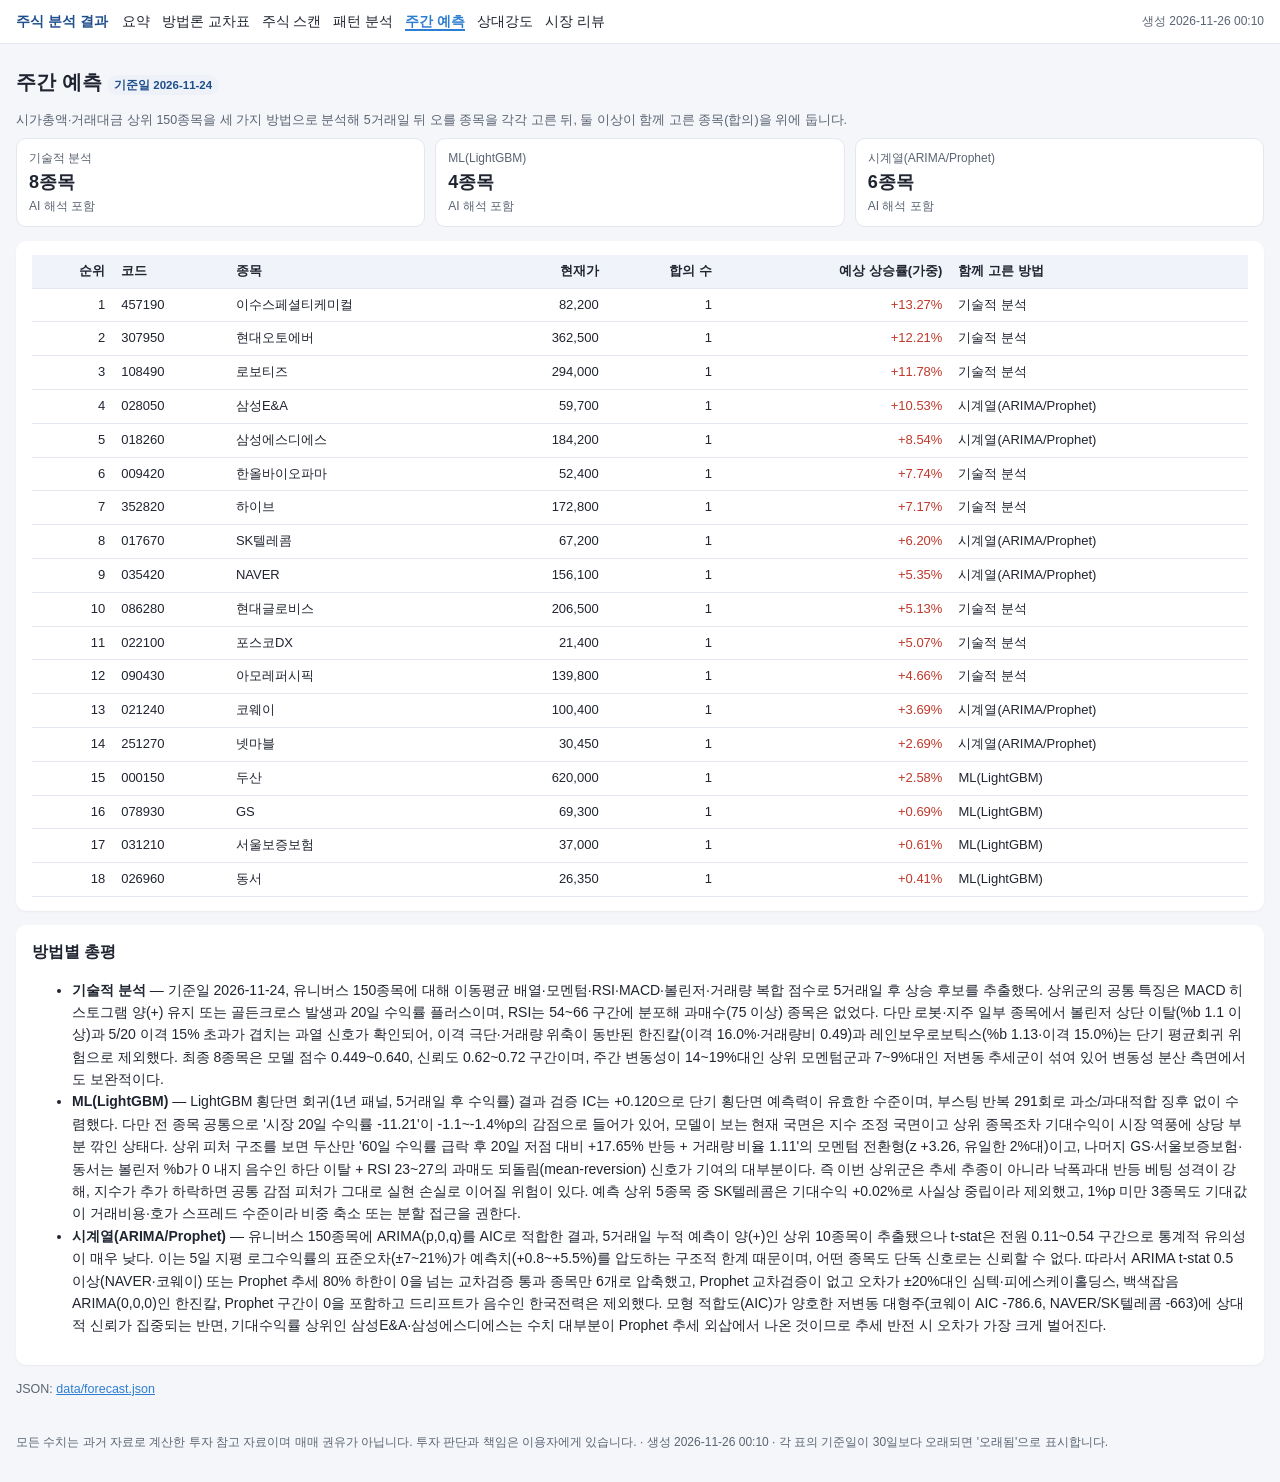
<file: forecast.html>
<!doctype html>
<html lang="ko">
<head>
  <meta charset="utf-8">
  <meta name="viewport" content="width=device-width, initial-scale=1">
  <meta name="robots" content="noindex">
  <title>주식 분석 결과</title>
  <link rel="stylesheet" href="public.css">
</head>
<body>
<header class="topbar">
  <a class="brand" href="index.html">주식 분석 결과</a>
  <nav><a href="index.html" class="">요약</a><a href="cross.html" class="">방법론 교차표</a><a href="scan.html" class="">주식 스캔</a><a href="pattern.html" class="">패턴 분석</a><a href="forecast.html" class="on">주간 예측</a><a href="rs.html" class="">상대강도</a><a href="review.html" class="">시장 리뷰</a></nav>
  <span class="built">생성 2026-11-26 00:10</span>
</header>
<main>

<h1>주간 예측 <span class="badge">기준일 2026-11-24</span></h1>

<p class="hint">시가총액·거래대금 상위 150종목을 세 가지 방법으로 분석해 5거래일 뒤 오를 종목을 각각 고른 뒤, 둘 이상이 함께 고른 종목(합의)을 위에 둡니다.</p>
<div class="tiles"><div class="tile"><span class="k">기술적 분석</span><span class="v">8종목</span><span class="s">AI 해석 포함</span></div><div class="tile"><span class="k">ML(LightGBM)</span><span class="v">4종목</span><span class="s">AI 해석 포함</span></div><div class="tile"><span class="k">시계열(ARIMA/Prophet)</span><span class="v">6종목</span><span class="s">AI 해석 포함</span></div></div>
<section class="card"><div class="table-wrap"><table><thead><tr><th class="num">순위</th><th>코드</th><th>종목</th><th class="num">현재가</th><th class="num">합의 수</th><th class="num">예상 상승률(가중)</th><th>함께 고른 방법</th></tr></thead><tbody>

<tr><td class="num">1</td><td>457190</td><td>이수스페셜티케미컬</td><td class="num">82,200</td><td class="num">1</td><td class="num"><span class="up">+13.27%</span></td><td class="wrap">기술적 분석</td></tr>

<tr><td class="num">2</td><td>307950</td><td>현대오토에버</td><td class="num">362,500</td><td class="num">1</td><td class="num"><span class="up">+12.21%</span></td><td class="wrap">기술적 분석</td></tr>

<tr><td class="num">3</td><td>108490</td><td>로보티즈</td><td class="num">294,000</td><td class="num">1</td><td class="num"><span class="up">+11.78%</span></td><td class="wrap">기술적 분석</td></tr>

<tr><td class="num">4</td><td>028050</td><td>삼성E&amp;A</td><td class="num">59,700</td><td class="num">1</td><td class="num"><span class="up">+10.53%</span></td><td class="wrap">시계열(ARIMA/Prophet)</td></tr>

<tr><td class="num">5</td><td>018260</td><td>삼성에스디에스</td><td class="num">184,200</td><td class="num">1</td><td class="num"><span class="up">+8.54%</span></td><td class="wrap">시계열(ARIMA/Prophet)</td></tr>

<tr><td class="num">6</td><td>009420</td><td>한올바이오파마</td><td class="num">52,400</td><td class="num">1</td><td class="num"><span class="up">+7.74%</span></td><td class="wrap">기술적 분석</td></tr>

<tr><td class="num">7</td><td>352820</td><td>하이브</td><td class="num">172,800</td><td class="num">1</td><td class="num"><span class="up">+7.17%</span></td><td class="wrap">기술적 분석</td></tr>

<tr><td class="num">8</td><td>017670</td><td>SK텔레콤</td><td class="num">67,200</td><td class="num">1</td><td class="num"><span class="up">+6.20%</span></td><td class="wrap">시계열(ARIMA/Prophet)</td></tr>

<tr><td class="num">9</td><td>035420</td><td>NAVER</td><td class="num">156,100</td><td class="num">1</td><td class="num"><span class="up">+5.35%</span></td><td class="wrap">시계열(ARIMA/Prophet)</td></tr>

<tr><td class="num">10</td><td>086280</td><td>현대글로비스</td><td class="num">206,500</td><td class="num">1</td><td class="num"><span class="up">+5.13%</span></td><td class="wrap">기술적 분석</td></tr>

<tr><td class="num">11</td><td>022100</td><td>포스코DX</td><td class="num">21,400</td><td class="num">1</td><td class="num"><span class="up">+5.07%</span></td><td class="wrap">기술적 분석</td></tr>

<tr><td class="num">12</td><td>090430</td><td>아모레퍼시픽</td><td class="num">139,800</td><td class="num">1</td><td class="num"><span class="up">+4.66%</span></td><td class="wrap">기술적 분석</td></tr>

<tr><td class="num">13</td><td>021240</td><td>코웨이</td><td class="num">100,400</td><td class="num">1</td><td class="num"><span class="up">+3.69%</span></td><td class="wrap">시계열(ARIMA/Prophet)</td></tr>

<tr><td class="num">14</td><td>251270</td><td>넷마블</td><td class="num">30,450</td><td class="num">1</td><td class="num"><span class="up">+2.69%</span></td><td class="wrap">시계열(ARIMA/Prophet)</td></tr>

<tr><td class="num">15</td><td>000150</td><td>두산</td><td class="num">620,000</td><td class="num">1</td><td class="num"><span class="up">+2.58%</span></td><td class="wrap">ML(LightGBM)</td></tr>

<tr><td class="num">16</td><td>078930</td><td>GS</td><td class="num">69,300</td><td class="num">1</td><td class="num"><span class="up">+0.69%</span></td><td class="wrap">ML(LightGBM)</td></tr>

<tr><td class="num">17</td><td>031210</td><td>서울보증보험</td><td class="num">37,000</td><td class="num">1</td><td class="num"><span class="up">+0.61%</span></td><td class="wrap">ML(LightGBM)</td></tr>

<tr><td class="num">18</td><td>026960</td><td>동서</td><td class="num">26,350</td><td class="num">1</td><td class="num"><span class="up">+0.41%</span></td><td class="wrap">ML(LightGBM)</td></tr>

</tbody></table></div></section>
<section class="card"><h2>방법별 총평</h2><ul><li><b>기술적 분석</b> — 기준일 2026-11-24, 유니버스 150종목에 대해 이동평균 배열·모멘텀·RSI·MACD·볼린저·거래량 복합 점수로 5거래일 후 상승 후보를 추출했다. 상위군의 공통 특징은 MACD 히스토그램 양(+) 유지 또는 골든크로스 발생과 20일 수익률 플러스이며, RSI는 54~66 구간에 분포해 과매수(75 이상) 종목은 없었다. 다만 로봇·지주 일부 종목에서 볼린저 상단 이탈(%b 1.1 이상)과 5/20 이격 15% 초과가 겹치는 과열 신호가 확인되어, 이격 극단·거래량 위축이 동반된 한진칼(이격 16.0%·거래량비 0.49)과 레인보우로보틱스(%b 1.13·이격 15.0%)는 단기 평균회귀 위험으로 제외했다. 최종 8종목은 모델 점수 0.449~0.640, 신뢰도 0.62~0.72 구간이며, 주간 변동성이 14~19%대인 상위 모멘텀군과 7~9%대인 저변동 추세군이 섞여 있어 변동성 분산 측면에서도 보완적이다.</li><li><b>ML(LightGBM)</b> — LightGBM 횡단면 회귀(1년 패널, 5거래일 후 수익률) 결과 검증 IC는 +0.120으로 단기 횡단면 예측력이 유효한 수준이며, 부스팅 반복 291회로 과소/과대적합 징후 없이 수렴했다. 다만 전 종목 공통으로 &#39;시장 20일 수익률 -11.21&#39;이 -1.1~-1.4%p의 감점으로 들어가 있어, 모델이 보는 현재 국면은 지수 조정 국면이고 상위 종목조차 기대수익이 시장 역풍에 상당 부분 깎인 상태다. 상위 피처 구조를 보면 두산만 &#39;60일 수익률 급락 후 20일 저점 대비 +17.65% 반등 + 거래량 비율 1.11&#39;의 모멘텀 전환형(z +3.26, 유일한 2%대)이고, 나머지 GS·서울보증보험·동서는 볼린저 %b가 0 내지 음수인 하단 이탈 + RSI 23~27의 과매도 되돌림(mean-reversion) 신호가 기여의 대부분이다. 즉 이번 상위군은 추세 추종이 아니라 낙폭과대 반등 베팅 성격이 강해, 지수가 추가 하락하면 공통 감점 피처가 그대로 실현 손실로 이어질 위험이 있다. 예측 상위 5종목 중 SK텔레콤은 기대수익 +0.02%로 사실상 중립이라 제외했고, 1%p 미만 3종목도 기대값이 거래비용·호가 스프레드 수준이라 비중 축소 또는 분할 접근을 권한다.</li><li><b>시계열(ARIMA/Prophet)</b> — 유니버스 150종목에 ARIMA(p,0,q)를 AIC로 적합한 결과, 5거래일 누적 예측이 양(+)인 상위 10종목이 추출됐으나 t-stat은 전원 0.11~0.54 구간으로 통계적 유의성이 매우 낮다. 이는 5일 지평 로그수익률의 표준오차(±7~21%)가 예측치(+0.8~+5.5%)를 압도하는 구조적 한계 때문이며, 어떤 종목도 단독 신호로는 신뢰할 수 없다. 따라서 ARIMA t-stat 0.5 이상(NAVER·코웨이) 또는 Prophet 추세 80% 하한이 0을 넘는 교차검증 통과 종목만 6개로 압축했고, Prophet 교차검증이 없고 오차가 ±20%대인 심텍·피에스케이홀딩스, 백색잡음 ARIMA(0,0,0)인 한진칼, Prophet 구간이 0을 포함하고 드리프트가 음수인 한국전력은 제외했다. 모형 적합도(AIC)가 양호한 저변동 대형주(코웨이 AIC -786.6, NAVER/SK텔레콤 -663)에 상대적 신뢰가 집중되는 반면, 기대수익률 상위인 삼성E&amp;A·삼성에스디에스는 수치 대부분이 Prophet 추세 외삽에서 나온 것이므로 추세 반전 시 오차가 가장 크게 벌어진다.</li></ul></section>
<p class="hint">JSON: <a href="data/forecast.json">data/forecast.json</a></p>

</main>
<footer class="foot">모든 수치는 과거 자료로 계산한 투자 참고 자료이며 매매 권유가 아닙니다. 투자 판단과 책임은 이용자에게 있습니다. · 생성 2026-11-26 00:10 · 각 표의 기준일이 30일보다 오래되면 '오래됨'으로 표시합니다.</footer>
</body>
</html>
</file>
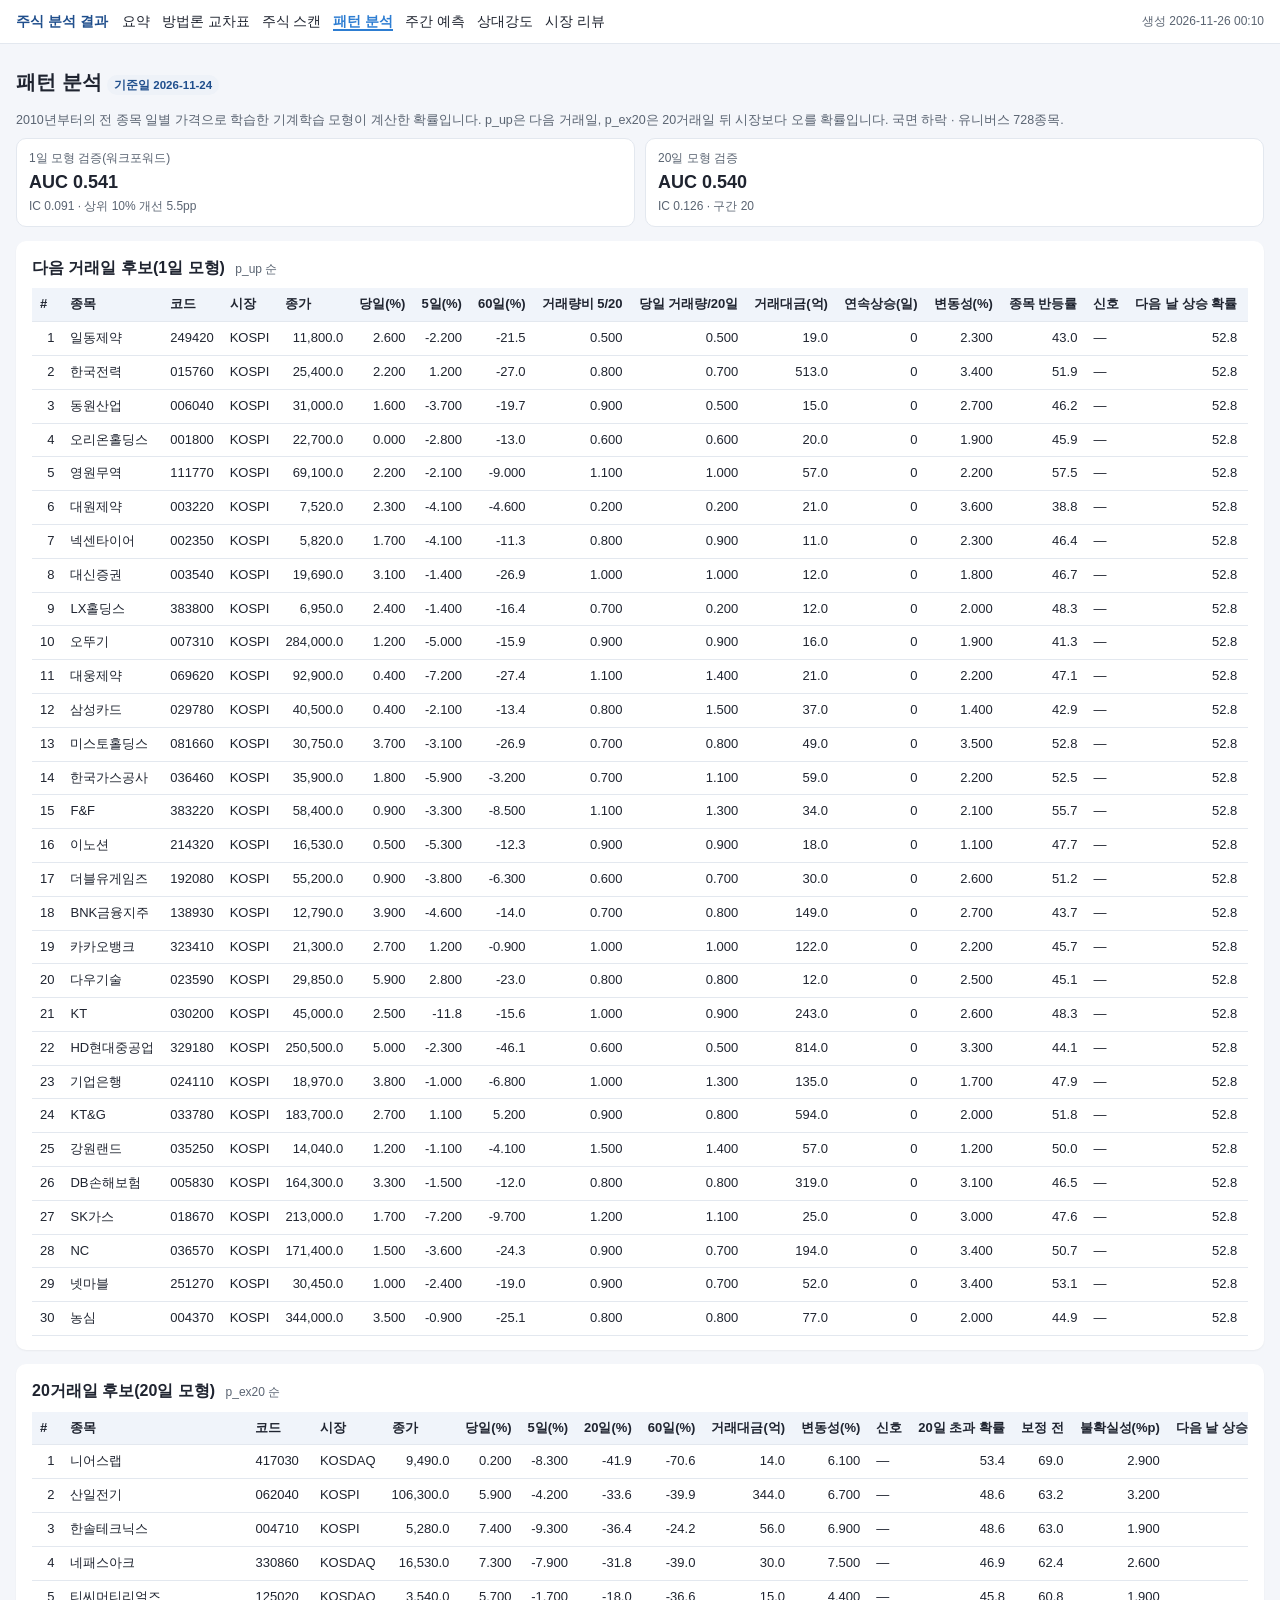
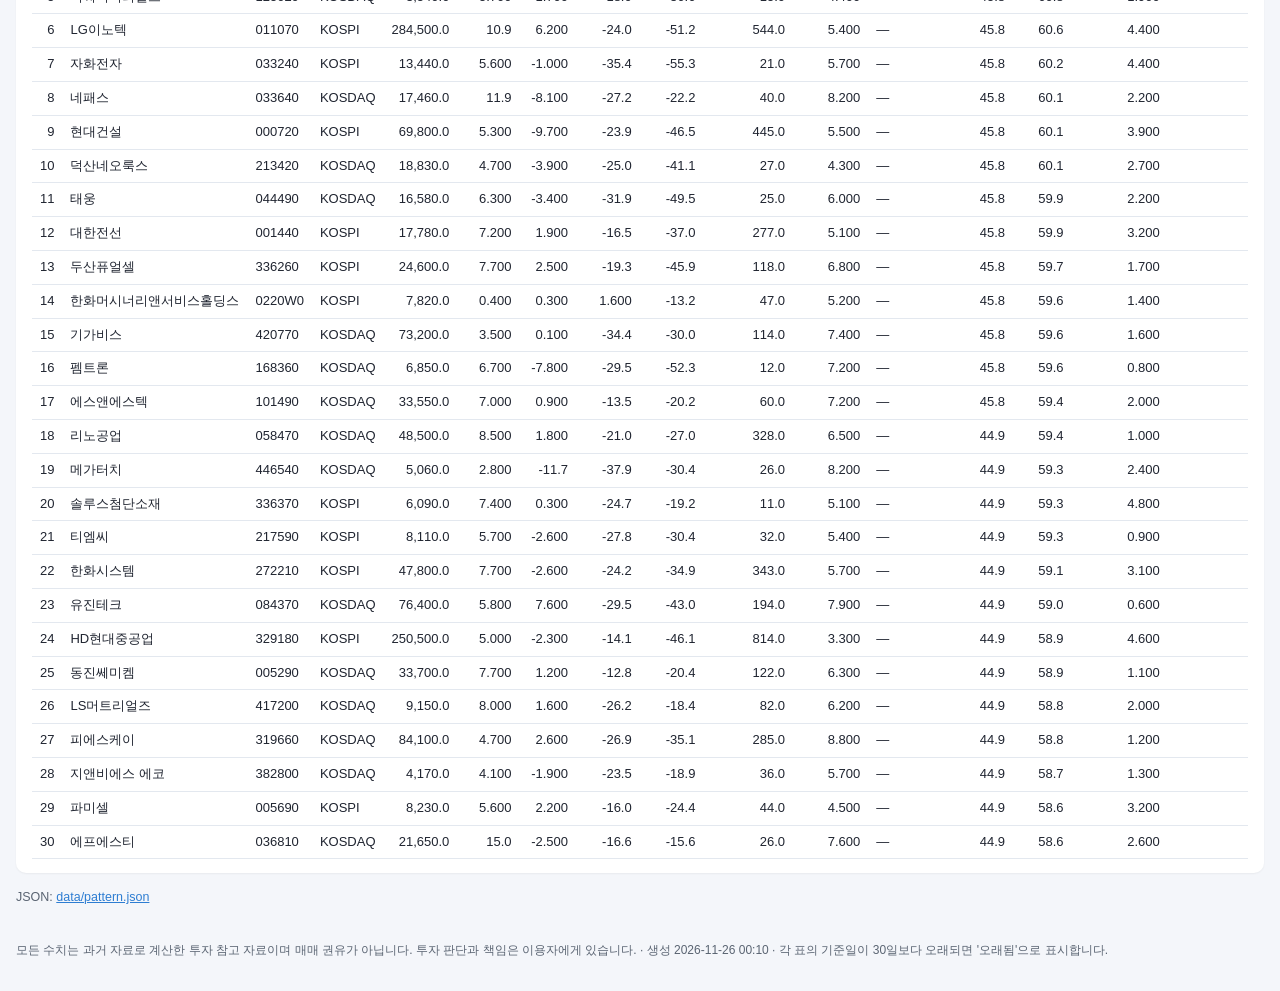
<file: pattern.html>
<!doctype html>
<html lang="ko">
<head>
  <meta charset="utf-8">
  <meta name="viewport" content="width=device-width, initial-scale=1">
  <meta name="robots" content="noindex">
  <title>주식 분석 결과</title>
  <link rel="stylesheet" href="public.css">
</head>
<body>
<header class="topbar">
  <a class="brand" href="index.html">주식 분석 결과</a>
  <nav><a href="index.html" class="">요약</a><a href="cross.html" class="">방법론 교차표</a><a href="scan.html" class="">주식 스캔</a><a href="pattern.html" class="on">패턴 분석</a><a href="forecast.html" class="">주간 예측</a><a href="rs.html" class="">상대강도</a><a href="review.html" class="">시장 리뷰</a></nav>
  <span class="built">생성 2026-11-26 00:10</span>
</header>
<main>

<h1>패턴 분석 <span class="badge">기준일 2026-11-24</span></h1>

<p class="hint">2010년부터의 전 종목 일별 가격으로 학습한 기계학습 모형이 계산한 확률입니다. p_up은 다음 거래일, p_ex20은 20거래일 뒤 시장보다 오를 확률입니다. 국면 하락 · 유니버스 728종목.</p>
<div class="tiles">
  <div class="tile"><span class="k">1일 모형 검증(워크포워드)</span><span class="v">AUC 0.541</span><span class="s">IC 0.091 · 상위 10% 개선 5.5pp</span></div>
  <div class="tile"><span class="k">20일 모형 검증</span><span class="v">AUC 0.540</span><span class="s">IC 0.126 · 구간 20</span></div>
</div>

<section class="card"><h2>다음 거래일 후보(1일 모형) <small>p_up 순</small></h2>
<div class="table-wrap"><table><thead><tr><th>#</th><th>종목</th><th>코드</th><th>시장</th><th>종가</th><th>당일(%)</th><th>5일(%)</th><th>60일(%)</th><th>거래량비 5/20</th><th>당일 거래량/20일</th><th>거래대금(억)</th><th>연속상승(일)</th><th>변동성(%)</th><th>종목 반등률</th><th>신호</th><th>다음 날 상승 확률</th><th>보정 전</th><th>2일 이상</th><th>3일 이상</th><th>예상 지속일</th><th>20일 초과 확률</th><th>불확실성(%p)</th><th>검증 경고</th></tr></thead><tbody>
<tr><td class="num">1</td><td class="">일동제약</td><td class="">249420</td><td class="">KOSPI</td><td class="num">11,800.0</td><td class="num">2.600</td><td class="num">-2.200</td><td class="num">-21.5</td><td class="num">0.500</td><td class="num">0.500</td><td class="num">19.0</td><td class="num">0</td><td class="num">2.300</td><td class="num">43.0</td><td class="">—</td><td class="num">52.8</td><td class="num">74.6</td><td class="num">23.5</td><td class="num">10.7</td><td class="num">0.960</td><td class="num">43.5</td><td class="">—</td><td class="">—</td></tr>
<tr><td class="num">2</td><td class="">한국전력</td><td class="">015760</td><td class="">KOSPI</td><td class="num">25,400.0</td><td class="num">2.200</td><td class="num">1.200</td><td class="num">-27.0</td><td class="num">0.800</td><td class="num">0.700</td><td class="num">513.0</td><td class="num">0</td><td class="num">3.400</td><td class="num">51.9</td><td class="">—</td><td class="num">52.8</td><td class="num">74.3</td><td class="num">23.9</td><td class="num">10.2</td><td class="num">0.950</td><td class="num">44.6</td><td class="">—</td><td class="">—</td></tr>
<tr><td class="num">3</td><td class="">동원산업</td><td class="">006040</td><td class="">KOSPI</td><td class="num">31,000.0</td><td class="num">1.600</td><td class="num">-3.700</td><td class="num">-19.7</td><td class="num">0.900</td><td class="num">0.500</td><td class="num">15.0</td><td class="num">0</td><td class="num">2.700</td><td class="num">46.2</td><td class="">—</td><td class="num">52.8</td><td class="num">73.5</td><td class="num">23.9</td><td class="num">10.5</td><td class="num">0.950</td><td class="num">42.8</td><td class="">—</td><td class="">—</td></tr>
<tr><td class="num">4</td><td class="">오리온홀딩스</td><td class="">001800</td><td class="">KOSPI</td><td class="num">22,700.0</td><td class="num">0.000</td><td class="num">-2.800</td><td class="num">-13.0</td><td class="num">0.600</td><td class="num">0.600</td><td class="num">20.0</td><td class="num">0</td><td class="num">1.900</td><td class="num">45.9</td><td class="">—</td><td class="num">52.8</td><td class="num">72.9</td><td class="num">24.4</td><td class="num">10.5</td><td class="num">0.950</td><td class="num">41.9</td><td class="">—</td><td class="">—</td></tr>
<tr><td class="num">5</td><td class="">영원무역</td><td class="">111770</td><td class="">KOSPI</td><td class="num">69,100.0</td><td class="num">2.200</td><td class="num">-2.100</td><td class="num">-9.000</td><td class="num">1.100</td><td class="num">1.000</td><td class="num">57.0</td><td class="num">0</td><td class="num">2.200</td><td class="num">57.5</td><td class="">—</td><td class="num">52.8</td><td class="num">72.9</td><td class="num">23.9</td><td class="num">10.2</td><td class="num">0.950</td><td class="num">40.8</td><td class="">—</td><td class="">모델 방향 불일치</td></tr>
<tr><td class="num">6</td><td class="">대원제약</td><td class="">003220</td><td class="">KOSPI</td><td class="num">7,520.0</td><td class="num">2.300</td><td class="num">-4.100</td><td class="num">-4.600</td><td class="num">0.200</td><td class="num">0.200</td><td class="num">21.0</td><td class="num">0</td><td class="num">3.600</td><td class="num">38.8</td><td class="">—</td><td class="num">52.8</td><td class="num">72.7</td><td class="num">23.5</td><td class="num">10.7</td><td class="num">0.960</td><td class="num">40.4</td><td class="">—</td><td class="">모델 방향 불일치</td></tr>
<tr><td class="num">7</td><td class="">넥센타이어</td><td class="">002350</td><td class="">KOSPI</td><td class="num">5,820.0</td><td class="num">1.700</td><td class="num">-4.100</td><td class="num">-11.3</td><td class="num">0.800</td><td class="num">0.900</td><td class="num">11.0</td><td class="num">0</td><td class="num">2.300</td><td class="num">46.4</td><td class="">—</td><td class="num">52.8</td><td class="num">72.4</td><td class="num">23.5</td><td class="num">10.7</td><td class="num">0.960</td><td class="num">41.6</td><td class="">—</td><td class="">저유동성</td></tr>
<tr><td class="num">8</td><td class="">대신증권</td><td class="">003540</td><td class="">KOSPI</td><td class="num">19,690.0</td><td class="num">3.100</td><td class="num">-1.400</td><td class="num">-26.9</td><td class="num">1.000</td><td class="num">1.000</td><td class="num">12.0</td><td class="num">0</td><td class="num">1.800</td><td class="num">46.7</td><td class="">—</td><td class="num">52.8</td><td class="num">72.2</td><td class="num">23.9</td><td class="num">10.7</td><td class="num">0.960</td><td class="num">44.6</td><td class="">—</td><td class="">저유동성</td></tr>
<tr><td class="num">9</td><td class="">LX홀딩스</td><td class="">383800</td><td class="">KOSPI</td><td class="num">6,950.0</td><td class="num">2.400</td><td class="num">-1.400</td><td class="num">-16.4</td><td class="num">0.700</td><td class="num">0.200</td><td class="num">12.0</td><td class="num">0</td><td class="num">2.000</td><td class="num">48.3</td><td class="">—</td><td class="num">52.8</td><td class="num">72.1</td><td class="num">23.9</td><td class="num">10.7</td><td class="num">0.960</td><td class="num">43.5</td><td class="">—</td><td class="">저유동성</td></tr>
<tr><td class="num">10</td><td class="">오뚜기</td><td class="">007310</td><td class="">KOSPI</td><td class="num">284,000.0</td><td class="num">1.200</td><td class="num">-5.000</td><td class="num">-15.9</td><td class="num">0.900</td><td class="num">0.900</td><td class="num">16.0</td><td class="num">0</td><td class="num">1.900</td><td class="num">41.3</td><td class="">—</td><td class="num">52.8</td><td class="num">72.0</td><td class="num">23.9</td><td class="num">10.3</td><td class="num">0.950</td><td class="num">41.9</td><td class="">—</td><td class="">—</td></tr>
<tr><td class="num">11</td><td class="">대웅제약</td><td class="">069620</td><td class="">KOSPI</td><td class="num">92,900.0</td><td class="num">0.400</td><td class="num">-7.200</td><td class="num">-27.4</td><td class="num">1.100</td><td class="num">1.400</td><td class="num">21.0</td><td class="num">0</td><td class="num">2.200</td><td class="num">47.1</td><td class="">—</td><td class="num">52.8</td><td class="num">71.9</td><td class="num">23.5</td><td class="num">10.3</td><td class="num">0.950</td><td class="num">42.9</td><td class="">—</td><td class="">—</td></tr>
<tr><td class="num">12</td><td class="">삼성카드</td><td class="">029780</td><td class="">KOSPI</td><td class="num">40,500.0</td><td class="num">0.400</td><td class="num">-2.100</td><td class="num">-13.4</td><td class="num">0.800</td><td class="num">1.500</td><td class="num">37.0</td><td class="num">0</td><td class="num">1.400</td><td class="num">42.9</td><td class="">—</td><td class="num">52.8</td><td class="num">71.5</td><td class="num">24.4</td><td class="num">10.7</td><td class="num">0.960</td><td class="num">41.3</td><td class="">—</td><td class="">모델 방향 불일치</td></tr>
<tr><td class="num">13</td><td class="">미스토홀딩스</td><td class="">081660</td><td class="">KOSPI</td><td class="num">30,750.0</td><td class="num">3.700</td><td class="num">-3.100</td><td class="num">-26.9</td><td class="num">0.700</td><td class="num">0.800</td><td class="num">49.0</td><td class="num">0</td><td class="num">3.500</td><td class="num">52.8</td><td class="">—</td><td class="num">52.8</td><td class="num">71.4</td><td class="num">23.9</td><td class="num">10.2</td><td class="num">0.950</td><td class="num">44.9</td><td class="">—</td><td class="">—</td></tr>
<tr><td class="num">14</td><td class="">한국가스공사</td><td class="">036460</td><td class="">KOSPI</td><td class="num">35,900.0</td><td class="num">1.800</td><td class="num">-5.900</td><td class="num">-3.200</td><td class="num">0.700</td><td class="num">1.100</td><td class="num">59.0</td><td class="num">0</td><td class="num">2.200</td><td class="num">52.5</td><td class="">—</td><td class="num">52.8</td><td class="num">71.4</td><td class="num">23.5</td><td class="num">10.7</td><td class="num">0.960</td><td class="num">41.3</td><td class="">—</td><td class="">모델 방향 불일치</td></tr>
<tr><td class="num">15</td><td class="">F&amp;F</td><td class="">383220</td><td class="">KOSPI</td><td class="num">58,400.0</td><td class="num">0.900</td><td class="num">-3.300</td><td class="num">-8.500</td><td class="num">1.100</td><td class="num">1.300</td><td class="num">34.0</td><td class="num">0</td><td class="num">2.100</td><td class="num">55.7</td><td class="">—</td><td class="num">52.8</td><td class="num">71.3</td><td class="num">23.9</td><td class="num">9.900</td><td class="num">0.940</td><td class="num">41.9</td><td class="">—</td><td class="">—</td></tr>
<tr><td class="num">16</td><td class="">이노션</td><td class="">214320</td><td class="">KOSPI</td><td class="num">16,530.0</td><td class="num">0.500</td><td class="num">-5.300</td><td class="num">-12.3</td><td class="num">0.900</td><td class="num">0.900</td><td class="num">18.0</td><td class="num">0</td><td class="num">1.100</td><td class="num">47.7</td><td class="">—</td><td class="num">52.8</td><td class="num">71.3</td><td class="num">24.4</td><td class="num">10.7</td><td class="num">0.960</td><td class="num">41.3</td><td class="">—</td><td class="">모델 방향 불일치</td></tr>
<tr><td class="num">17</td><td class="">더블유게임즈</td><td class="">192080</td><td class="">KOSPI</td><td class="num">55,200.0</td><td class="num">0.900</td><td class="num">-3.800</td><td class="num">-6.300</td><td class="num">0.600</td><td class="num">0.700</td><td class="num">30.0</td><td class="num">0</td><td class="num">2.600</td><td class="num">51.2</td><td class="">—</td><td class="num">52.8</td><td class="num">71.2</td><td class="num">23.5</td><td class="num">10.2</td><td class="num">0.940</td><td class="num">41.9</td><td class="">—</td><td class="">—</td></tr>
<tr><td class="num">18</td><td class="">BNK금융지주</td><td class="">138930</td><td class="">KOSPI</td><td class="num">12,790.0</td><td class="num">3.900</td><td class="num">-4.600</td><td class="num">-14.0</td><td class="num">0.700</td><td class="num">0.800</td><td class="num">149.0</td><td class="num">0</td><td class="num">2.700</td><td class="num">43.7</td><td class="">—</td><td class="num">52.8</td><td class="num">71.1</td><td class="num">23.9</td><td class="num">10.3</td><td class="num">0.950</td><td class="num">42.9</td><td class="">—</td><td class="">—</td></tr>
<tr><td class="num">19</td><td class="">카카오뱅크</td><td class="">323410</td><td class="">KOSPI</td><td class="num">21,300.0</td><td class="num">2.700</td><td class="num">1.200</td><td class="num">-0.900</td><td class="num">1.000</td><td class="num">1.000</td><td class="num">122.0</td><td class="num">0</td><td class="num">2.200</td><td class="num">45.7</td><td class="">—</td><td class="num">52.8</td><td class="num">71.0</td><td class="num">23.5</td><td class="num">10.7</td><td class="num">0.960</td><td class="num">39.5</td><td class="">—</td><td class="">모델 방향 불일치</td></tr>
<tr><td class="num">20</td><td class="">다우기술</td><td class="">023590</td><td class="">KOSPI</td><td class="num">29,850.0</td><td class="num">5.900</td><td class="num">2.800</td><td class="num">-23.0</td><td class="num">0.800</td><td class="num">0.800</td><td class="num">12.0</td><td class="num">0</td><td class="num">2.500</td><td class="num">45.1</td><td class="">—</td><td class="num">52.8</td><td class="num">71.0</td><td class="num">23.9</td><td class="num">10.7</td><td class="num">0.960</td><td class="num">44.6</td><td class="">—</td><td class="">저유동성</td></tr>
<tr><td class="num">21</td><td class="">KT</td><td class="">030200</td><td class="">KOSPI</td><td class="num">45,000.0</td><td class="num">2.500</td><td class="num">-11.8</td><td class="num">-15.6</td><td class="num">1.000</td><td class="num">0.900</td><td class="num">243.0</td><td class="num">0</td><td class="num">2.600</td><td class="num">48.3</td><td class="">—</td><td class="num">52.8</td><td class="num">70.7</td><td class="num">23.5</td><td class="num">10.2</td><td class="num">0.940</td><td class="num">42.7</td><td class="">—</td><td class="">—</td></tr>
<tr><td class="num">22</td><td class="">HD현대중공업</td><td class="">329180</td><td class="">KOSPI</td><td class="num">250,500.0</td><td class="num">5.000</td><td class="num">-2.300</td><td class="num">-46.1</td><td class="num">0.600</td><td class="num">0.500</td><td class="num">814.0</td><td class="num">0</td><td class="num">3.300</td><td class="num">44.1</td><td class="">—</td><td class="num">52.8</td><td class="num">70.6</td><td class="num">22.8</td><td class="num">10.7</td><td class="num">0.960</td><td class="num">44.9</td><td class="">—</td><td class="">—</td></tr>
<tr><td class="num">23</td><td class="">기업은행</td><td class="">024110</td><td class="">KOSPI</td><td class="num">18,970.0</td><td class="num">3.800</td><td class="num">-1.000</td><td class="num">-6.800</td><td class="num">1.000</td><td class="num">1.300</td><td class="num">135.0</td><td class="num">0</td><td class="num">1.700</td><td class="num">47.9</td><td class="">—</td><td class="num">52.8</td><td class="num">70.4</td><td class="num">23.5</td><td class="num">10.7</td><td class="num">0.960</td><td class="num">40.4</td><td class="">—</td><td class="">모델 방향 불일치</td></tr>
<tr><td class="num">24</td><td class="">KT&amp;G</td><td class="">033780</td><td class="">KOSPI</td><td class="num">183,700.0</td><td class="num">2.700</td><td class="num">1.100</td><td class="num">5.200</td><td class="num">0.900</td><td class="num">0.800</td><td class="num">594.0</td><td class="num">0</td><td class="num">2.000</td><td class="num">51.8</td><td class="">—</td><td class="num">52.8</td><td class="num">70.2</td><td class="num">23.5</td><td class="num">10.2</td><td class="num">0.940</td><td class="num">38.7</td><td class="">—</td><td class="">모델 방향 불일치</td></tr>
<tr><td class="num">25</td><td class="">강원랜드</td><td class="">035250</td><td class="">KOSPI</td><td class="num">14,040.0</td><td class="num">1.200</td><td class="num">-1.100</td><td class="num">-4.100</td><td class="num">1.500</td><td class="num">1.400</td><td class="num">57.0</td><td class="num">0</td><td class="num">1.200</td><td class="num">50.0</td><td class="">—</td><td class="num">52.8</td><td class="num">69.9</td><td class="num">23.5</td><td class="num">10.2</td><td class="num">0.940</td><td class="num">42.8</td><td class="">—</td><td class="">—</td></tr>
<tr><td class="num">26</td><td class="">DB손해보험</td><td class="">005830</td><td class="">KOSPI</td><td class="num">164,300.0</td><td class="num">3.300</td><td class="num">-1.500</td><td class="num">-12.0</td><td class="num">0.800</td><td class="num">0.800</td><td class="num">319.0</td><td class="num">0</td><td class="num">3.100</td><td class="num">46.5</td><td class="">—</td><td class="num">52.8</td><td class="num">69.8</td><td class="num">23.9</td><td class="num">10.7</td><td class="num">0.960</td><td class="num">42.6</td><td class="">—</td><td class="">—</td></tr>
<tr><td class="num">27</td><td class="">SK가스</td><td class="">018670</td><td class="">KOSPI</td><td class="num">213,000.0</td><td class="num">1.700</td><td class="num">-7.200</td><td class="num">-9.700</td><td class="num">1.200</td><td class="num">1.100</td><td class="num">25.0</td><td class="num">0</td><td class="num">3.000</td><td class="num">47.6</td><td class="">—</td><td class="num">52.8</td><td class="num">69.8</td><td class="num">23.9</td><td class="num">10.2</td><td class="num">0.950</td><td class="num">44.6</td><td class="">—</td><td class="">—</td></tr>
<tr><td class="num">28</td><td class="">NC</td><td class="">036570</td><td class="">KOSPI</td><td class="num">171,400.0</td><td class="num">1.500</td><td class="num">-3.600</td><td class="num">-24.3</td><td class="num">0.900</td><td class="num">0.700</td><td class="num">194.0</td><td class="num">0</td><td class="num">3.400</td><td class="num">50.7</td><td class="">—</td><td class="num">52.8</td><td class="num">69.7</td><td class="num">23.5</td><td class="num">10.2</td><td class="num">0.940</td><td class="num">44.9</td><td class="">—</td><td class="">—</td></tr>
<tr><td class="num">29</td><td class="">넷마블</td><td class="">251270</td><td class="">KOSPI</td><td class="num">30,450.0</td><td class="num">1.000</td><td class="num">-2.400</td><td class="num">-19.0</td><td class="num">0.900</td><td class="num">0.700</td><td class="num">52.0</td><td class="num">0</td><td class="num">3.400</td><td class="num">53.1</td><td class="">—</td><td class="num">52.8</td><td class="num">69.6</td><td class="num">23.5</td><td class="num">9.800</td><td class="num">0.930</td><td class="num">42.9</td><td class="">—</td><td class="">—</td></tr>
<tr><td class="num">30</td><td class="">농심</td><td class="">004370</td><td class="">KOSPI</td><td class="num">344,000.0</td><td class="num">3.500</td><td class="num">-0.900</td><td class="num">-25.1</td><td class="num">0.800</td><td class="num">0.800</td><td class="num">77.0</td><td class="num">0</td><td class="num">2.000</td><td class="num">44.9</td><td class="">—</td><td class="num">52.8</td><td class="num">69.6</td><td class="num">23.9</td><td class="num">10.7</td><td class="num">0.960</td><td class="num">41.6</td><td class="">—</td><td class="">—</td></tr>

</tbody></table></div>
</section>
<section class="card"><h2>20거래일 후보(20일 모형) <small>p_ex20 순</small></h2>
<div class="table-wrap"><table><thead><tr><th>#</th><th>종목</th><th>코드</th><th>시장</th><th>종가</th><th>당일(%)</th><th>5일(%)</th><th>20일(%)</th><th>60일(%)</th><th>거래대금(억)</th><th>변동성(%)</th><th>신호</th><th>20일 초과 확률</th><th>보정 전</th><th>불확실성(%p)</th><th>다음 날 상승 확률</th><th>검증 경고</th></tr></thead><tbody>
<tr><td class="num">1</td><td class="">니어스랩</td><td class="">417030</td><td class="">KOSDAQ</td><td class="num">9,490.0</td><td class="num">0.200</td><td class="num">-8.300</td><td class="num">-41.9</td><td class="num">-70.6</td><td class="num">14.0</td><td class="num">6.100</td><td class="">—</td><td class="num">53.4</td><td class="num">69.0</td><td class="num">2.900</td><td class="num">48.4</td><td class="">신뢰 낮음</td></tr>
<tr><td class="num">2</td><td class="">산일전기</td><td class="">062040</td><td class="">KOSPI</td><td class="num">106,300.0</td><td class="num">5.900</td><td class="num">-4.200</td><td class="num">-33.6</td><td class="num">-39.9</td><td class="num">344.0</td><td class="num">6.700</td><td class="">—</td><td class="num">48.6</td><td class="num">63.2</td><td class="num">3.200</td><td class="num">50.2</td><td class="">신뢰 낮음</td></tr>
<tr><td class="num">3</td><td class="">한솔테크닉스</td><td class="">004710</td><td class="">KOSPI</td><td class="num">5,280.0</td><td class="num">7.400</td><td class="num">-9.300</td><td class="num">-36.4</td><td class="num">-24.2</td><td class="num">56.0</td><td class="num">6.900</td><td class="">—</td><td class="num">48.6</td><td class="num">63.0</td><td class="num">1.900</td><td class="num">49.5</td><td class="">—</td></tr>
<tr><td class="num">4</td><td class="">네패스아크</td><td class="">330860</td><td class="">KOSDAQ</td><td class="num">16,530.0</td><td class="num">7.300</td><td class="num">-7.900</td><td class="num">-31.8</td><td class="num">-39.0</td><td class="num">30.0</td><td class="num">7.500</td><td class="">—</td><td class="num">46.9</td><td class="num">62.4</td><td class="num">2.600</td><td class="num">48.4</td><td class="">—</td></tr>
<tr><td class="num">5</td><td class="">티씨머티리얼즈</td><td class="">125020</td><td class="">KOSDAQ</td><td class="num">3,540.0</td><td class="num">5.700</td><td class="num">-1.700</td><td class="num">-18.0</td><td class="num">-36.6</td><td class="num">15.0</td><td class="num">4.400</td><td class="">—</td><td class="num">45.8</td><td class="num">60.8</td><td class="num">1.900</td><td class="num">47.6</td><td class="">유상증자(권리락 예정)</td></tr>
<tr><td class="num">6</td><td class="">LG이노텍</td><td class="">011070</td><td class="">KOSPI</td><td class="num">284,500.0</td><td class="num">10.9</td><td class="num">6.200</td><td class="num">-24.0</td><td class="num">-51.2</td><td class="num">544.0</td><td class="num">5.400</td><td class="">—</td><td class="num">45.8</td><td class="num">60.6</td><td class="num">4.400</td><td class="num">48.4</td><td class="">신뢰 낮음</td></tr>
<tr><td class="num">7</td><td class="">자화전자</td><td class="">033240</td><td class="">KOSPI</td><td class="num">13,440.0</td><td class="num">5.600</td><td class="num">-1.000</td><td class="num">-35.4</td><td class="num">-55.3</td><td class="num">21.0</td><td class="num">5.700</td><td class="">—</td><td class="num">45.8</td><td class="num">60.2</td><td class="num">4.400</td><td class="num">49.1</td><td class="">신뢰 낮음</td></tr>
<tr><td class="num">8</td><td class="">네패스</td><td class="">033640</td><td class="">KOSDAQ</td><td class="num">17,460.0</td><td class="num">11.9</td><td class="num">-8.100</td><td class="num">-27.2</td><td class="num">-22.2</td><td class="num">40.0</td><td class="num">8.200</td><td class="">—</td><td class="num">45.8</td><td class="num">60.1</td><td class="num">2.200</td><td class="num">48.8</td><td class="">—</td></tr>
<tr><td class="num">9</td><td class="">현대건설</td><td class="">000720</td><td class="">KOSPI</td><td class="num">69,800.0</td><td class="num">5.300</td><td class="num">-9.700</td><td class="num">-23.9</td><td class="num">-46.5</td><td class="num">445.0</td><td class="num">5.500</td><td class="">—</td><td class="num">45.8</td><td class="num">60.1</td><td class="num">3.900</td><td class="num">50.2</td><td class="">신뢰 낮음</td></tr>
<tr><td class="num">10</td><td class="">덕산네오룩스</td><td class="">213420</td><td class="">KOSDAQ</td><td class="num">18,830.0</td><td class="num">4.700</td><td class="num">-3.900</td><td class="num">-25.0</td><td class="num">-41.1</td><td class="num">27.0</td><td class="num">4.300</td><td class="">—</td><td class="num">45.8</td><td class="num">60.1</td><td class="num">2.700</td><td class="num">48.4</td><td class="">—</td></tr>
<tr><td class="num">11</td><td class="">태웅</td><td class="">044490</td><td class="">KOSDAQ</td><td class="num">16,580.0</td><td class="num">6.300</td><td class="num">-3.400</td><td class="num">-31.9</td><td class="num">-49.5</td><td class="num">25.0</td><td class="num">6.000</td><td class="">—</td><td class="num">45.8</td><td class="num">59.9</td><td class="num">2.200</td><td class="num">47.6</td><td class="">—</td></tr>
<tr><td class="num">12</td><td class="">대한전선</td><td class="">001440</td><td class="">KOSPI</td><td class="num">17,780.0</td><td class="num">7.200</td><td class="num">1.900</td><td class="num">-16.5</td><td class="num">-37.0</td><td class="num">277.0</td><td class="num">5.100</td><td class="">—</td><td class="num">45.8</td><td class="num">59.9</td><td class="num">3.200</td><td class="num">48.4</td><td class="">신뢰 낮음</td></tr>
<tr><td class="num">13</td><td class="">두산퓨얼셀</td><td class="">336260</td><td class="">KOSPI</td><td class="num">24,600.0</td><td class="num">7.700</td><td class="num">2.500</td><td class="num">-19.3</td><td class="num">-45.9</td><td class="num">118.0</td><td class="num">6.800</td><td class="">—</td><td class="num">45.8</td><td class="num">59.7</td><td class="num">1.700</td><td class="num">47.6</td><td class="">—</td></tr>
<tr><td class="num">14</td><td class="">한화머시너리앤서비스홀딩스</td><td class="">0220W0</td><td class="">KOSPI</td><td class="num">7,820.0</td><td class="num">0.400</td><td class="num">0.300</td><td class="num">1.600</td><td class="num">-13.2</td><td class="num">47.0</td><td class="num">5.200</td><td class="">—</td><td class="num">45.8</td><td class="num">59.6</td><td class="num">1.400</td><td class="num">50.2</td><td class="">—</td></tr>
<tr><td class="num">15</td><td class="">기가비스</td><td class="">420770</td><td class="">KOSDAQ</td><td class="num">73,200.0</td><td class="num">3.500</td><td class="num">0.100</td><td class="num">-34.4</td><td class="num">-30.0</td><td class="num">114.0</td><td class="num">7.400</td><td class="">—</td><td class="num">45.8</td><td class="num">59.6</td><td class="num">1.600</td><td class="num">48.4</td><td class="">—</td></tr>
<tr><td class="num">16</td><td class="">펨트론</td><td class="">168360</td><td class="">KOSDAQ</td><td class="num">6,850.0</td><td class="num">6.700</td><td class="num">-7.800</td><td class="num">-29.5</td><td class="num">-52.3</td><td class="num">12.0</td><td class="num">7.200</td><td class="">—</td><td class="num">45.8</td><td class="num">59.6</td><td class="num">0.800</td><td class="num">48.4</td><td class="">저유동성</td></tr>
<tr><td class="num">17</td><td class="">에스앤에스텍</td><td class="">101490</td><td class="">KOSDAQ</td><td class="num">33,550.0</td><td class="num">7.000</td><td class="num">0.900</td><td class="num">-13.5</td><td class="num">-20.2</td><td class="num">60.0</td><td class="num">7.200</td><td class="">—</td><td class="num">45.8</td><td class="num">59.4</td><td class="num">2.000</td><td class="num">47.3</td><td class="">—</td></tr>
<tr><td class="num">18</td><td class="">리노공업</td><td class="">058470</td><td class="">KOSDAQ</td><td class="num">48,500.0</td><td class="num">8.500</td><td class="num">1.800</td><td class="num">-21.0</td><td class="num">-27.0</td><td class="num">328.0</td><td class="num">6.500</td><td class="">—</td><td class="num">44.9</td><td class="num">59.4</td><td class="num">1.000</td><td class="num">48.1</td><td class="">—</td></tr>
<tr><td class="num">19</td><td class="">메가터치</td><td class="">446540</td><td class="">KOSDAQ</td><td class="num">5,060.0</td><td class="num">2.800</td><td class="num">-11.7</td><td class="num">-37.9</td><td class="num">-30.4</td><td class="num">26.0</td><td class="num">8.200</td><td class="">—</td><td class="num">44.9</td><td class="num">59.3</td><td class="num">2.400</td><td class="num">49.1</td><td class="">—</td></tr>
<tr><td class="num">20</td><td class="">솔루스첨단소재</td><td class="">336370</td><td class="">KOSPI</td><td class="num">6,090.0</td><td class="num">7.400</td><td class="num">0.300</td><td class="num">-24.7</td><td class="num">-19.2</td><td class="num">11.0</td><td class="num">5.100</td><td class="">—</td><td class="num">44.9</td><td class="num">59.3</td><td class="num">4.800</td><td class="num">49.1</td><td class="">저유동성·신뢰 낮음</td></tr>
<tr><td class="num">21</td><td class="">티엠씨</td><td class="">217590</td><td class="">KOSPI</td><td class="num">8,110.0</td><td class="num">5.700</td><td class="num">-2.600</td><td class="num">-27.8</td><td class="num">-30.4</td><td class="num">32.0</td><td class="num">5.400</td><td class="">—</td><td class="num">44.9</td><td class="num">59.3</td><td class="num">0.900</td><td class="num">48.4</td><td class="">—</td></tr>
<tr><td class="num">22</td><td class="">한화시스템</td><td class="">272210</td><td class="">KOSPI</td><td class="num">47,800.0</td><td class="num">7.700</td><td class="num">-2.600</td><td class="num">-24.2</td><td class="num">-34.9</td><td class="num">343.0</td><td class="num">5.700</td><td class="">—</td><td class="num">44.9</td><td class="num">59.1</td><td class="num">3.100</td><td class="num">50.2</td><td class="">신뢰 낮음</td></tr>
<tr><td class="num">23</td><td class="">유진테크</td><td class="">084370</td><td class="">KOSDAQ</td><td class="num">76,400.0</td><td class="num">5.800</td><td class="num">7.600</td><td class="num">-29.5</td><td class="num">-43.0</td><td class="num">194.0</td><td class="num">7.900</td><td class="">—</td><td class="num">44.9</td><td class="num">59.0</td><td class="num">0.600</td><td class="num">47.6</td><td class="">—</td></tr>
<tr><td class="num">24</td><td class="">HD현대중공업</td><td class="">329180</td><td class="">KOSPI</td><td class="num">250,500.0</td><td class="num">5.000</td><td class="num">-2.300</td><td class="num">-14.1</td><td class="num">-46.1</td><td class="num">814.0</td><td class="num">3.300</td><td class="">—</td><td class="num">44.9</td><td class="num">58.9</td><td class="num">4.600</td><td class="num">52.8</td><td class="">신뢰 낮음</td></tr>
<tr><td class="num">25</td><td class="">동진쎄미켐</td><td class="">005290</td><td class="">KOSDAQ</td><td class="num">33,700.0</td><td class="num">7.700</td><td class="num">1.200</td><td class="num">-12.8</td><td class="num">-20.4</td><td class="num">122.0</td><td class="num">6.300</td><td class="">—</td><td class="num">44.9</td><td class="num">58.9</td><td class="num">1.100</td><td class="num">48.4</td><td class="">—</td></tr>
<tr><td class="num">26</td><td class="">LS머트리얼즈</td><td class="">417200</td><td class="">KOSDAQ</td><td class="num">9,150.0</td><td class="num">8.000</td><td class="num">1.600</td><td class="num">-26.2</td><td class="num">-18.4</td><td class="num">82.0</td><td class="num">6.200</td><td class="">—</td><td class="num">44.9</td><td class="num">58.8</td><td class="num">2.000</td><td class="num">45.1</td><td class="">모델 방향 불일치</td></tr>
<tr><td class="num">27</td><td class="">피에스케이</td><td class="">319660</td><td class="">KOSDAQ</td><td class="num">84,100.0</td><td class="num">4.700</td><td class="num">2.600</td><td class="num">-26.9</td><td class="num">-35.1</td><td class="num">285.0</td><td class="num">8.800</td><td class="">—</td><td class="num">44.9</td><td class="num">58.8</td><td class="num">1.200</td><td class="num">48.4</td><td class="">—</td></tr>
<tr><td class="num">28</td><td class="">지앤비에스 에코</td><td class="">382800</td><td class="">KOSDAQ</td><td class="num">4,170.0</td><td class="num">4.100</td><td class="num">-1.900</td><td class="num">-23.5</td><td class="num">-18.9</td><td class="num">36.0</td><td class="num">5.700</td><td class="">—</td><td class="num">44.9</td><td class="num">58.7</td><td class="num">1.300</td><td class="num">49.1</td><td class="">—</td></tr>
<tr><td class="num">29</td><td class="">파미셀</td><td class="">005690</td><td class="">KOSPI</td><td class="num">8,230.0</td><td class="num">5.600</td><td class="num">2.200</td><td class="num">-16.0</td><td class="num">-24.4</td><td class="num">44.0</td><td class="num">4.500</td><td class="">—</td><td class="num">44.9</td><td class="num">58.6</td><td class="num">3.200</td><td class="num">48.4</td><td class="">신뢰 낮음</td></tr>
<tr><td class="num">30</td><td class="">에프에스티</td><td class="">036810</td><td class="">KOSDAQ</td><td class="num">21,650.0</td><td class="num">15.0</td><td class="num">-2.500</td><td class="num">-16.6</td><td class="num">-15.6</td><td class="num">26.0</td><td class="num">7.600</td><td class="">—</td><td class="num">44.9</td><td class="num">58.6</td><td class="num">2.600</td><td class="num">46.0</td><td class="">모델 방향 불일치</td></tr>

</tbody></table></div>
</section>
<p class="hint">JSON: <a href="data/pattern.json">data/pattern.json</a></p>

</main>
<footer class="foot">모든 수치는 과거 자료로 계산한 투자 참고 자료이며 매매 권유가 아닙니다. 투자 판단과 책임은 이용자에게 있습니다. · 생성 2026-11-26 00:10 · 각 표의 기준일이 30일보다 오래되면 '오래됨'으로 표시합니다.</footer>
</body>
</html>
</file>
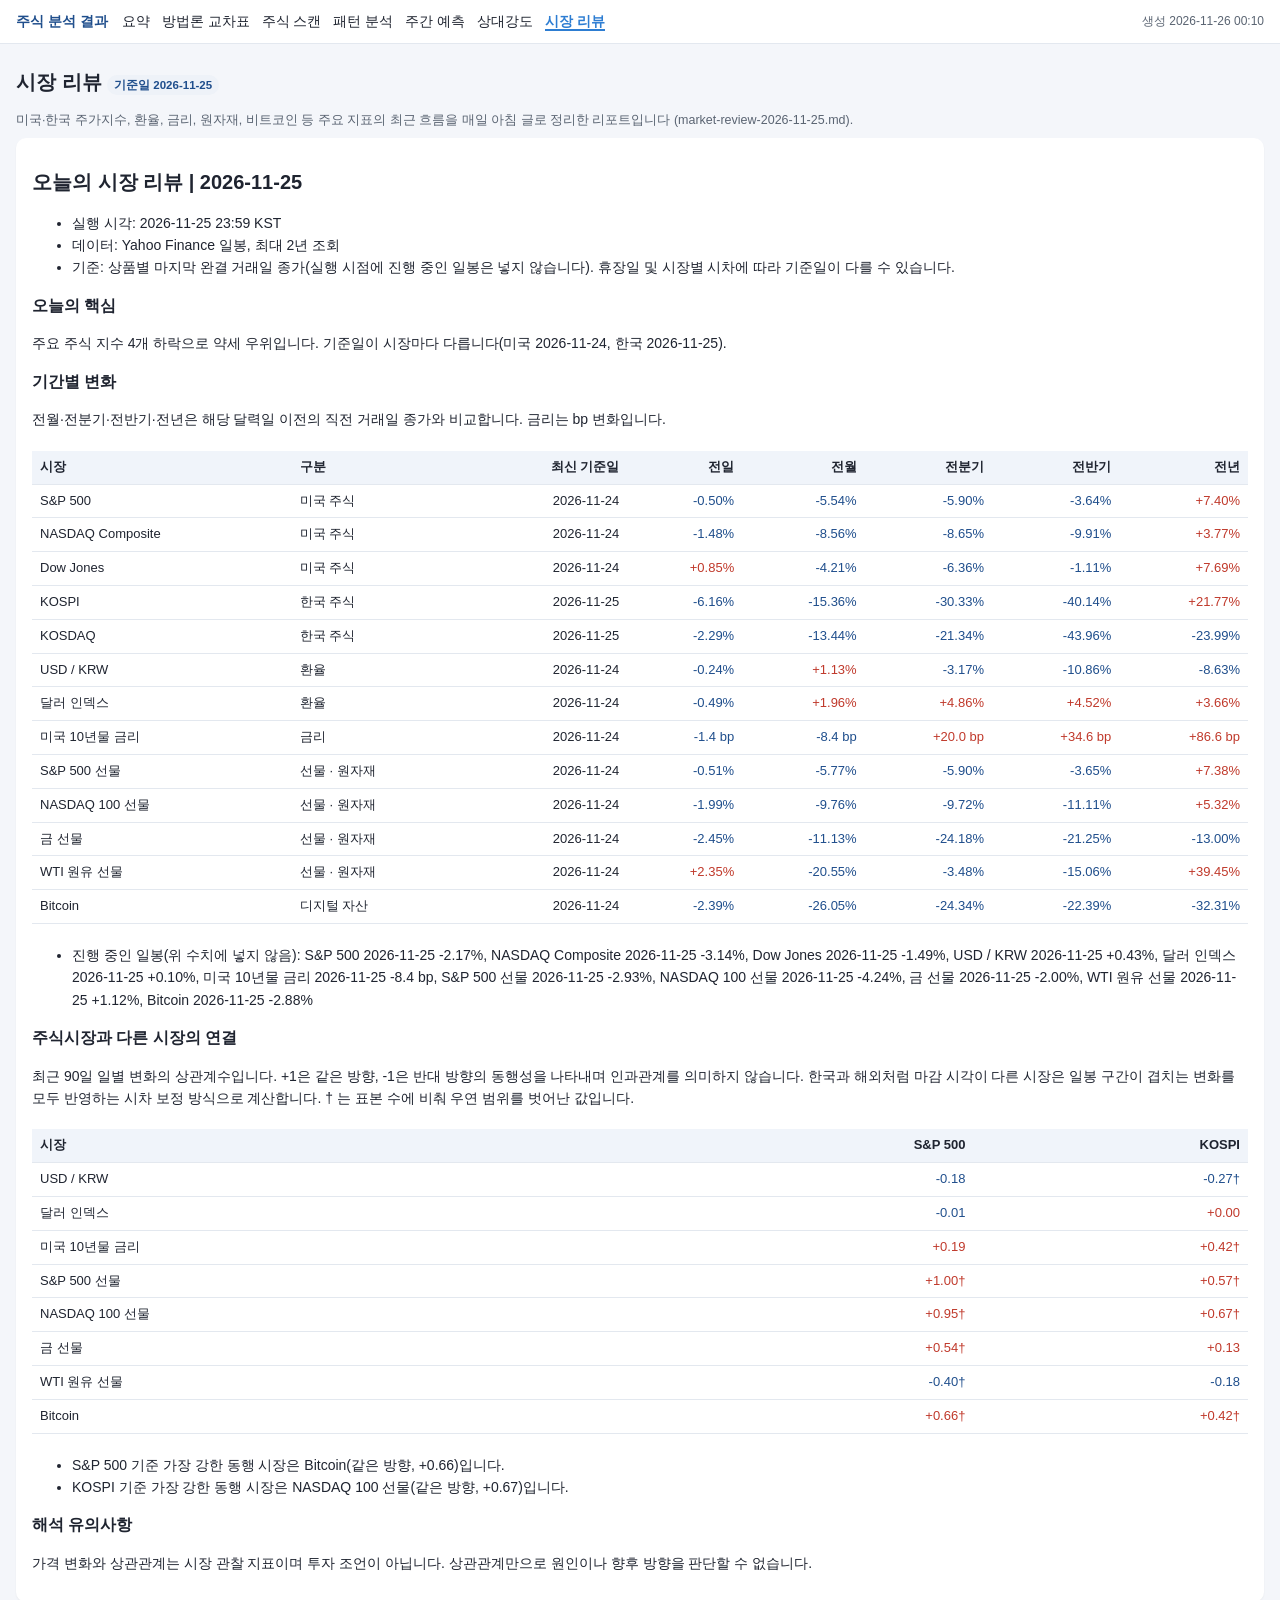
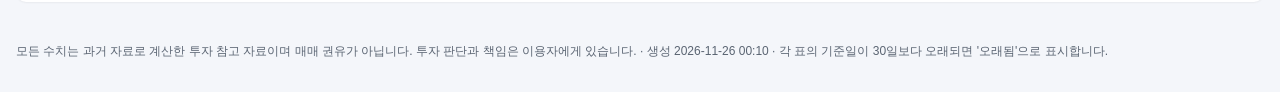
<file: review.html>
<!doctype html>
<html lang="ko">
<head>
  <meta charset="utf-8">
  <meta name="viewport" content="width=device-width, initial-scale=1">
  <meta name="robots" content="noindex">
  <title>주식 분석 결과</title>
  <link rel="stylesheet" href="public.css">
</head>
<body>
<header class="topbar">
  <a class="brand" href="index.html">주식 분석 결과</a>
  <nav><a href="index.html" class="">요약</a><a href="cross.html" class="">방법론 교차표</a><a href="scan.html" class="">주식 스캔</a><a href="pattern.html" class="">패턴 분석</a><a href="forecast.html" class="">주간 예측</a><a href="rs.html" class="">상대강도</a><a href="review.html" class="on">시장 리뷰</a></nav>
  <span class="built">생성 2026-11-26 00:10</span>
</header>
<main>

<h1>시장 리뷰 <span class="badge">기준일 2026-11-25</span></h1>

<p class="hint">미국·한국 주가지수, 환율, 금리, 원자재, 비트코인 등 주요 지표의 최근 흐름을 매일 아침 글로 정리한 리포트입니다 (market-review-2026-11-25.md).</p>
<section class="card md"><h1>오늘의 시장 리뷰 | 2026-11-25</h1>
<ul>
<li>실행 시각: 2026-11-25 23:59 KST</li>
<li>데이터: Yahoo Finance 일봉, 최대 2년 조회</li>
<li>기준: 상품별 마지막 완결 거래일 종가(실행 시점에 진행 중인 일봉은 넣지 않습니다). 휴장일 및 시장별 시차에 따라 기준일이 다를 수 있습니다.</li>
</ul>
<h2>오늘의 핵심</h2>
<p>주요 주식 지수 4개 하락으로 약세 우위입니다. 기준일이 시장마다 다릅니다(미국 2026-11-24, 한국 2026-11-25).</p>
<h2>기간별 변화</h2>
<p>전월·전분기·전반기·전년은 해당 달력일 이전의 직전 거래일 종가와 비교합니다. 금리는 bp 변화입니다.</p>
<div class="table-wrap"><table><thead><tr><th>시장</th><th>구분</th><th class="num">최신 기준일</th><th class="num">전일</th><th class="num">전월</th><th class="num">전분기</th><th class="num">전반기</th><th class="num">전년</th></tr></thead><tbody>
<tr><td>S&amp;P 500</td><td>미국 주식</td><td class="num">2026-11-24</td><td class="num down">-0.50%</td><td class="num down">-5.54%</td><td class="num down">-5.90%</td><td class="num down">-3.64%</td><td class="num up">+7.40%</td></tr>
<tr><td>NASDAQ Composite</td><td>미국 주식</td><td class="num">2026-11-24</td><td class="num down">-1.48%</td><td class="num down">-8.56%</td><td class="num down">-8.65%</td><td class="num down">-9.91%</td><td class="num up">+3.77%</td></tr>
<tr><td>Dow Jones</td><td>미국 주식</td><td class="num">2026-11-24</td><td class="num up">+0.85%</td><td class="num down">-4.21%</td><td class="num down">-6.36%</td><td class="num down">-1.11%</td><td class="num up">+7.69%</td></tr>
<tr><td>KOSPI</td><td>한국 주식</td><td class="num">2026-11-25</td><td class="num down">-6.16%</td><td class="num down">-15.36%</td><td class="num down">-30.33%</td><td class="num down">-40.14%</td><td class="num up">+21.77%</td></tr>
<tr><td>KOSDAQ</td><td>한국 주식</td><td class="num">2026-11-25</td><td class="num down">-2.29%</td><td class="num down">-13.44%</td><td class="num down">-21.34%</td><td class="num down">-43.96%</td><td class="num down">-23.99%</td></tr>
<tr><td>USD / KRW</td><td>환율</td><td class="num">2026-11-24</td><td class="num down">-0.24%</td><td class="num up">+1.13%</td><td class="num down">-3.17%</td><td class="num down">-10.86%</td><td class="num down">-8.63%</td></tr>
<tr><td>달러 인덱스</td><td>환율</td><td class="num">2026-11-24</td><td class="num down">-0.49%</td><td class="num up">+1.96%</td><td class="num up">+4.86%</td><td class="num up">+4.52%</td><td class="num up">+3.66%</td></tr>
<tr><td>미국 10년물 금리</td><td>금리</td><td class="num">2026-11-24</td><td class="num down">-1.4 bp</td><td class="num down">-8.4 bp</td><td class="num up">+20.0 bp</td><td class="num up">+34.6 bp</td><td class="num up">+86.6 bp</td></tr>
<tr><td>S&amp;P 500 선물</td><td>선물 · 원자재</td><td class="num">2026-11-24</td><td class="num down">-0.51%</td><td class="num down">-5.77%</td><td class="num down">-5.90%</td><td class="num down">-3.65%</td><td class="num up">+7.38%</td></tr>
<tr><td>NASDAQ 100 선물</td><td>선물 · 원자재</td><td class="num">2026-11-24</td><td class="num down">-1.99%</td><td class="num down">-9.76%</td><td class="num down">-9.72%</td><td class="num down">-11.11%</td><td class="num up">+5.32%</td></tr>
<tr><td>금 선물</td><td>선물 · 원자재</td><td class="num">2026-11-24</td><td class="num down">-2.45%</td><td class="num down">-11.13%</td><td class="num down">-24.18%</td><td class="num down">-21.25%</td><td class="num down">-13.00%</td></tr>
<tr><td>WTI 원유 선물</td><td>선물 · 원자재</td><td class="num">2026-11-24</td><td class="num up">+2.35%</td><td class="num down">-20.55%</td><td class="num down">-3.48%</td><td class="num down">-15.06%</td><td class="num up">+39.45%</td></tr>
<tr><td>Bitcoin</td><td>디지털 자산</td><td class="num">2026-11-24</td><td class="num down">-2.39%</td><td class="num down">-26.05%</td><td class="num down">-24.34%</td><td class="num down">-22.39%</td><td class="num down">-32.31%</td></tr>
</tbody></table></div>
<ul>
<li>진행 중인 일봉(위 수치에 넣지 않음): S&amp;P 500 2026-11-25 -2.17%, NASDAQ Composite 2026-11-25 -3.14%, Dow Jones 2026-11-25 -1.49%, USD / KRW 2026-11-25 +0.43%, 달러 인덱스 2026-11-25 +0.10%, 미국 10년물 금리 2026-11-25 -8.4 bp, S&amp;P 500 선물 2026-11-25 -2.93%, NASDAQ 100 선물 2026-11-25 -4.24%, 금 선물 2026-11-25 -2.00%, WTI 원유 선물 2026-11-25 +1.12%, Bitcoin 2026-11-25 -2.88%</li>
</ul>
<h2>주식시장과 다른 시장의 연결</h2>
<p>최근 90일 일별 변화의 상관계수입니다. +1은 같은 방향, -1은 반대 방향의 동행성을 나타내며 인과관계를 의미하지 않습니다. 한국과 해외처럼 마감 시각이 다른 시장은 일봉 구간이 겹치는 변화를 모두 반영하는 시차 보정 방식으로 계산합니다. † 는 표본 수에 비춰 우연 범위를 벗어난 값입니다.</p>
<div class="table-wrap"><table><thead><tr><th>시장</th><th class="num">S&amp;P 500</th><th class="num">KOSPI</th></tr></thead><tbody>
<tr><td>USD / KRW</td><td class="num down">-0.18</td><td class="num down">-0.27†</td></tr>
<tr><td>달러 인덱스</td><td class="num down">-0.01</td><td class="num up">+0.00</td></tr>
<tr><td>미국 10년물 금리</td><td class="num up">+0.19</td><td class="num up">+0.42†</td></tr>
<tr><td>S&amp;P 500 선물</td><td class="num up">+1.00†</td><td class="num up">+0.57†</td></tr>
<tr><td>NASDAQ 100 선물</td><td class="num up">+0.95†</td><td class="num up">+0.67†</td></tr>
<tr><td>금 선물</td><td class="num up">+0.54†</td><td class="num up">+0.13</td></tr>
<tr><td>WTI 원유 선물</td><td class="num down">-0.40†</td><td class="num down">-0.18</td></tr>
<tr><td>Bitcoin</td><td class="num up">+0.66†</td><td class="num up">+0.42†</td></tr>
</tbody></table></div>
<ul>
<li>S&amp;P 500 기준 가장 강한 동행 시장은 Bitcoin(같은 방향, +0.66)입니다.</li>
<li>KOSPI 기준 가장 강한 동행 시장은 NASDAQ 100 선물(같은 방향, +0.67)입니다.</li>
</ul>
<h2>해석 유의사항</h2>
<p>가격 변화와 상관관계는 시장 관찰 지표이며 투자 조언이 아닙니다. 상관관계만으로 원인이나 향후 방향을 판단할 수 없습니다.</p></section>

</main>
<footer class="foot">모든 수치는 과거 자료로 계산한 투자 참고 자료이며 매매 권유가 아닙니다. 투자 판단과 책임은 이용자에게 있습니다. · 생성 2026-11-26 00:10 · 각 표의 기준일이 30일보다 오래되면 '오래됨'으로 표시합니다.</footer>
</body>
</html>
</file>
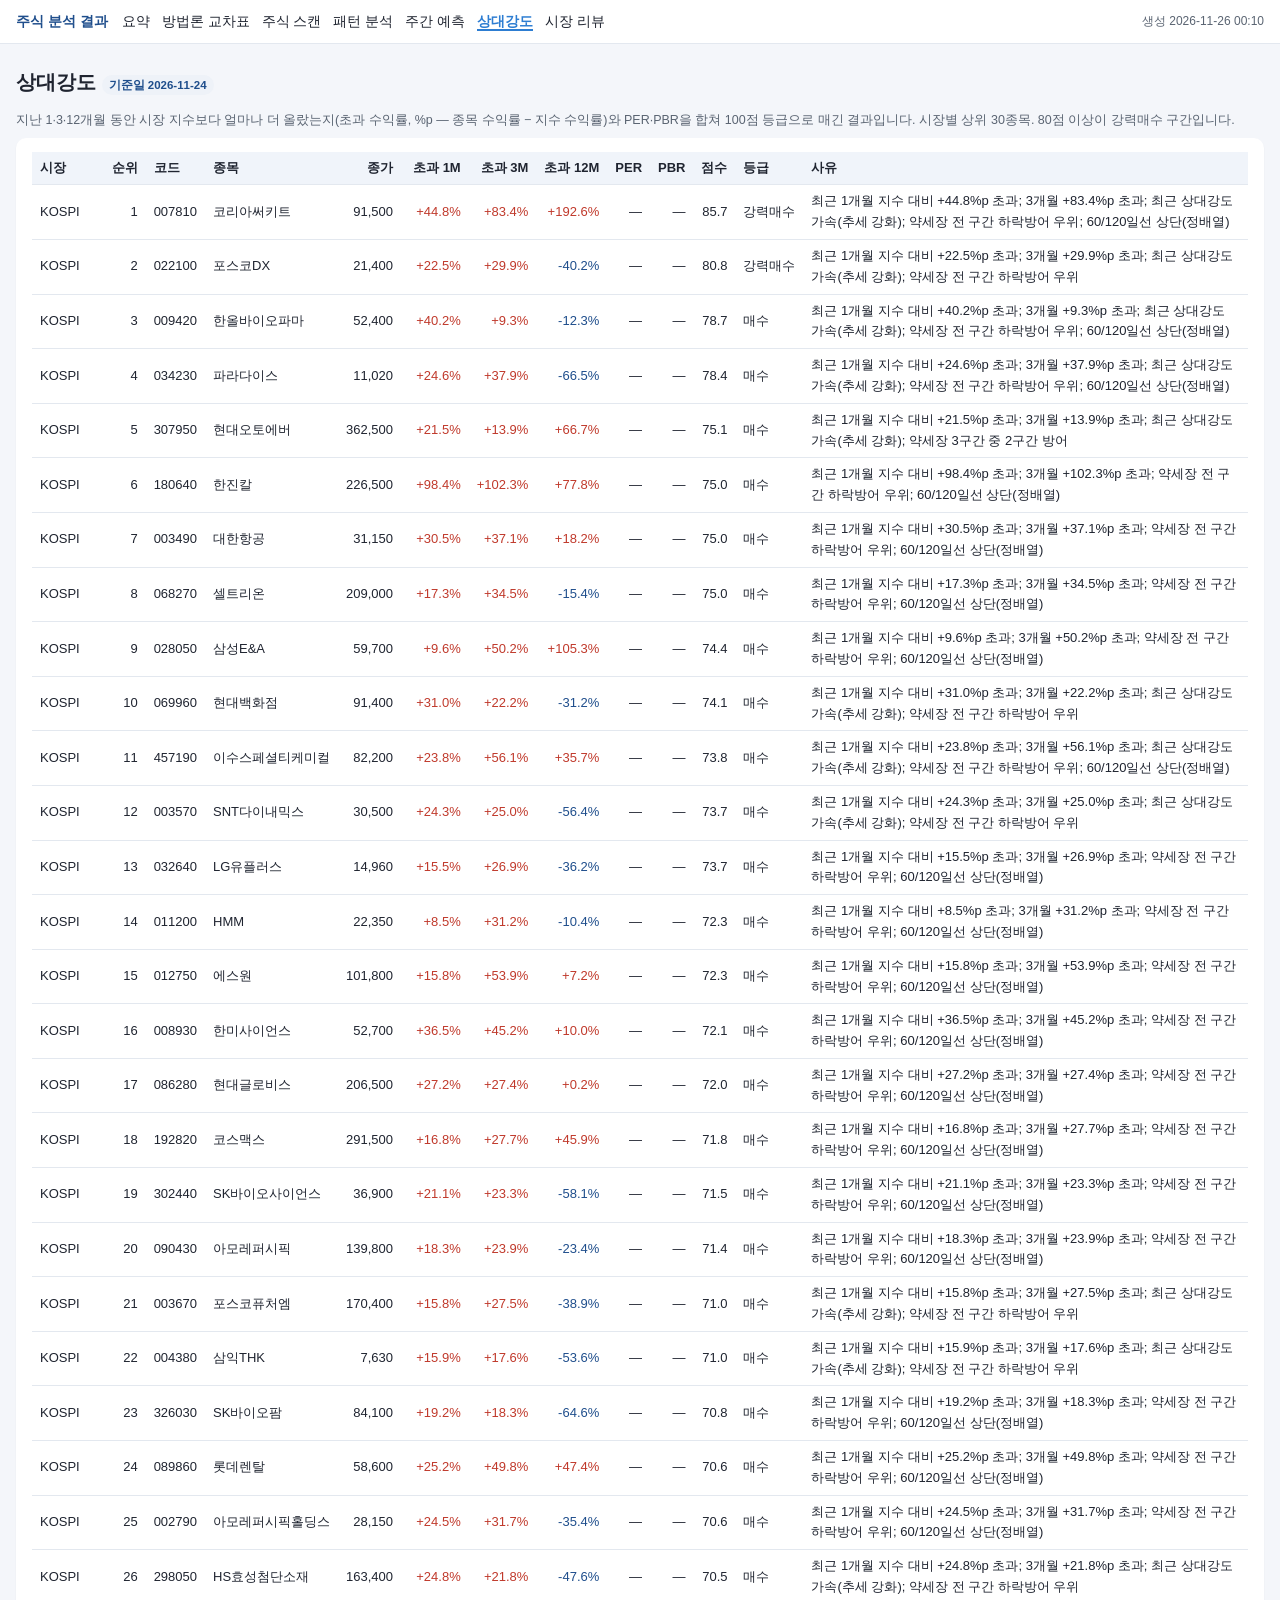
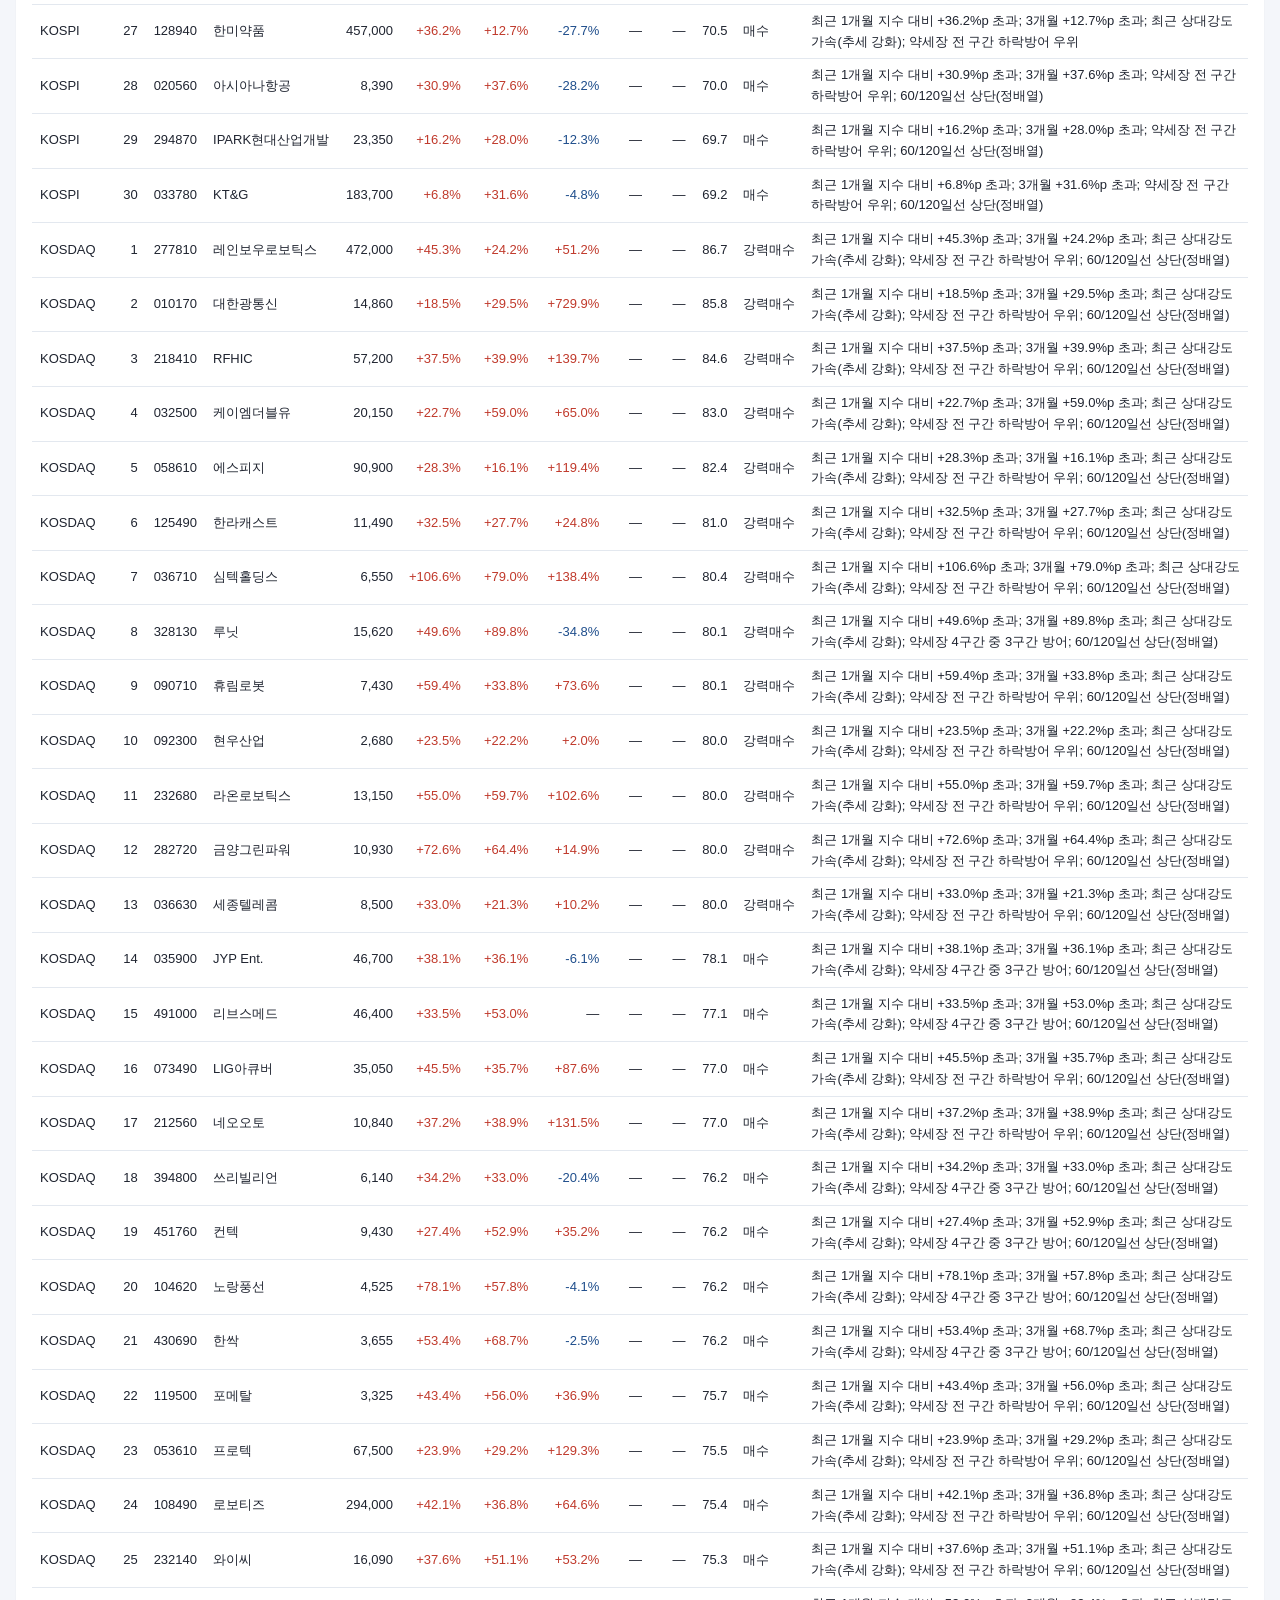
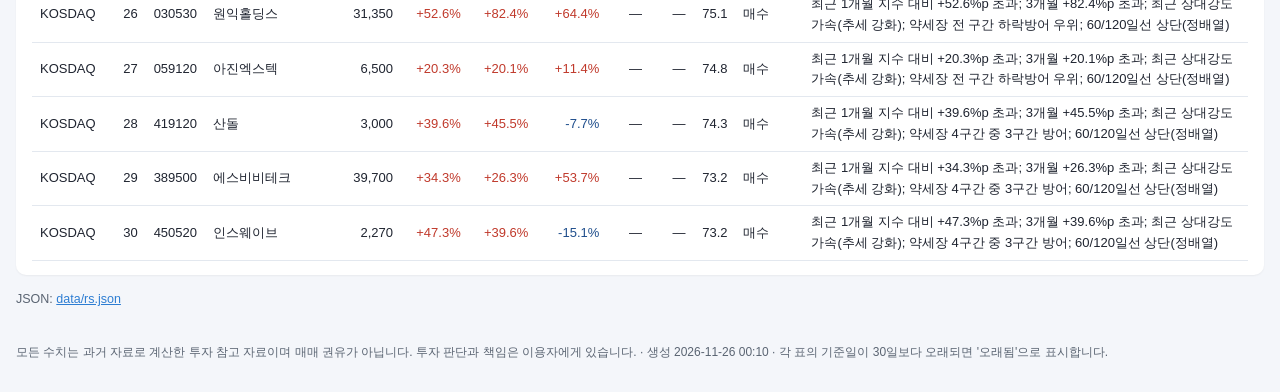
<file: rs.html>
<!doctype html>
<html lang="ko">
<head>
  <meta charset="utf-8">
  <meta name="viewport" content="width=device-width, initial-scale=1">
  <meta name="robots" content="noindex">
  <title>주식 분석 결과</title>
  <link rel="stylesheet" href="public.css">
</head>
<body>
<header class="topbar">
  <a class="brand" href="index.html">주식 분석 결과</a>
  <nav><a href="index.html" class="">요약</a><a href="cross.html" class="">방법론 교차표</a><a href="scan.html" class="">주식 스캔</a><a href="pattern.html" class="">패턴 분석</a><a href="forecast.html" class="">주간 예측</a><a href="rs.html" class="on">상대강도</a><a href="review.html" class="">시장 리뷰</a></nav>
  <span class="built">생성 2026-11-26 00:10</span>
</header>
<main>

<h1>상대강도 <span class="badge">기준일 2026-11-24</span></h1>

<p class="hint">지난 1·3·12개월 동안 시장 지수보다 얼마나 더 올랐는지(초과 수익률, %p — 종목 수익률 − 지수 수익률)와 PER·PBR을 합쳐 100점 등급으로 매긴 결과입니다. 시장별 상위 30종목. 80점 이상이 강력매수 구간입니다.</p>
<section class="card"><div class="table-wrap"><table><thead><tr><th>시장</th><th class="num">순위</th><th>코드</th><th>종목</th><th class="num">종가</th><th class="num">초과 1M</th><th class="num">초과 3M</th><th class="num">초과 12M</th><th class="num">PER</th><th class="num">PBR</th><th class="num">점수</th><th>등급</th><th>사유</th></tr></thead><tbody>

<tr><td>KOSPI</td><td class="num">1</td><td>007810</td><td>코리아써키트</td><td class="num">91,500</td><td class="num"><span class="up">+44.8%</span></td><td class="num"><span class="up">+83.4%</span></td><td class="num"><span class="up">+192.6%</span></td><td class="num">—</td><td class="num">—</td><td class="num">85.7</td><td>강력매수</td><td class="wrap">최근 1개월 지수 대비 +44.8%p 초과; 3개월 +83.4%p 초과; 최근 상대강도 가속(추세 강화); 약세장 전 구간 하락방어 우위; 60/120일선 상단(정배열)</td></tr>

<tr><td>KOSPI</td><td class="num">2</td><td>022100</td><td>포스코DX</td><td class="num">21,400</td><td class="num"><span class="up">+22.5%</span></td><td class="num"><span class="up">+29.9%</span></td><td class="num"><span class="down">-40.2%</span></td><td class="num">—</td><td class="num">—</td><td class="num">80.8</td><td>강력매수</td><td class="wrap">최근 1개월 지수 대비 +22.5%p 초과; 3개월 +29.9%p 초과; 최근 상대강도 가속(추세 강화); 약세장 전 구간 하락방어 우위</td></tr>

<tr><td>KOSPI</td><td class="num">3</td><td>009420</td><td>한올바이오파마</td><td class="num">52,400</td><td class="num"><span class="up">+40.2%</span></td><td class="num"><span class="up">+9.3%</span></td><td class="num"><span class="down">-12.3%</span></td><td class="num">—</td><td class="num">—</td><td class="num">78.7</td><td>매수</td><td class="wrap">최근 1개월 지수 대비 +40.2%p 초과; 3개월 +9.3%p 초과; 최근 상대강도 가속(추세 강화); 약세장 전 구간 하락방어 우위; 60/120일선 상단(정배열)</td></tr>

<tr><td>KOSPI</td><td class="num">4</td><td>034230</td><td>파라다이스</td><td class="num">11,020</td><td class="num"><span class="up">+24.6%</span></td><td class="num"><span class="up">+37.9%</span></td><td class="num"><span class="down">-66.5%</span></td><td class="num">—</td><td class="num">—</td><td class="num">78.4</td><td>매수</td><td class="wrap">최근 1개월 지수 대비 +24.6%p 초과; 3개월 +37.9%p 초과; 최근 상대강도 가속(추세 강화); 약세장 전 구간 하락방어 우위; 60/120일선 상단(정배열)</td></tr>

<tr><td>KOSPI</td><td class="num">5</td><td>307950</td><td>현대오토에버</td><td class="num">362,500</td><td class="num"><span class="up">+21.5%</span></td><td class="num"><span class="up">+13.9%</span></td><td class="num"><span class="up">+66.7%</span></td><td class="num">—</td><td class="num">—</td><td class="num">75.1</td><td>매수</td><td class="wrap">최근 1개월 지수 대비 +21.5%p 초과; 3개월 +13.9%p 초과; 최근 상대강도 가속(추세 강화); 약세장 3구간 중 2구간 방어</td></tr>

<tr><td>KOSPI</td><td class="num">6</td><td>180640</td><td>한진칼</td><td class="num">226,500</td><td class="num"><span class="up">+98.4%</span></td><td class="num"><span class="up">+102.3%</span></td><td class="num"><span class="up">+77.8%</span></td><td class="num">—</td><td class="num">—</td><td class="num">75.0</td><td>매수</td><td class="wrap">최근 1개월 지수 대비 +98.4%p 초과; 3개월 +102.3%p 초과; 약세장 전 구간 하락방어 우위; 60/120일선 상단(정배열)</td></tr>

<tr><td>KOSPI</td><td class="num">7</td><td>003490</td><td>대한항공</td><td class="num">31,150</td><td class="num"><span class="up">+30.5%</span></td><td class="num"><span class="up">+37.1%</span></td><td class="num"><span class="up">+18.2%</span></td><td class="num">—</td><td class="num">—</td><td class="num">75.0</td><td>매수</td><td class="wrap">최근 1개월 지수 대비 +30.5%p 초과; 3개월 +37.1%p 초과; 약세장 전 구간 하락방어 우위; 60/120일선 상단(정배열)</td></tr>

<tr><td>KOSPI</td><td class="num">8</td><td>068270</td><td>셀트리온</td><td class="num">209,000</td><td class="num"><span class="up">+17.3%</span></td><td class="num"><span class="up">+34.5%</span></td><td class="num"><span class="down">-15.4%</span></td><td class="num">—</td><td class="num">—</td><td class="num">75.0</td><td>매수</td><td class="wrap">최근 1개월 지수 대비 +17.3%p 초과; 3개월 +34.5%p 초과; 약세장 전 구간 하락방어 우위; 60/120일선 상단(정배열)</td></tr>

<tr><td>KOSPI</td><td class="num">9</td><td>028050</td><td>삼성E&amp;A</td><td class="num">59,700</td><td class="num"><span class="up">+9.6%</span></td><td class="num"><span class="up">+50.2%</span></td><td class="num"><span class="up">+105.3%</span></td><td class="num">—</td><td class="num">—</td><td class="num">74.4</td><td>매수</td><td class="wrap">최근 1개월 지수 대비 +9.6%p 초과; 3개월 +50.2%p 초과; 약세장 전 구간 하락방어 우위; 60/120일선 상단(정배열)</td></tr>

<tr><td>KOSPI</td><td class="num">10</td><td>069960</td><td>현대백화점</td><td class="num">91,400</td><td class="num"><span class="up">+31.0%</span></td><td class="num"><span class="up">+22.2%</span></td><td class="num"><span class="down">-31.2%</span></td><td class="num">—</td><td class="num">—</td><td class="num">74.1</td><td>매수</td><td class="wrap">최근 1개월 지수 대비 +31.0%p 초과; 3개월 +22.2%p 초과; 최근 상대강도 가속(추세 강화); 약세장 전 구간 하락방어 우위</td></tr>

<tr><td>KOSPI</td><td class="num">11</td><td>457190</td><td>이수스페셜티케미컬</td><td class="num">82,200</td><td class="num"><span class="up">+23.8%</span></td><td class="num"><span class="up">+56.1%</span></td><td class="num"><span class="up">+35.7%</span></td><td class="num">—</td><td class="num">—</td><td class="num">73.8</td><td>매수</td><td class="wrap">최근 1개월 지수 대비 +23.8%p 초과; 3개월 +56.1%p 초과; 최근 상대강도 가속(추세 강화); 약세장 전 구간 하락방어 우위; 60/120일선 상단(정배열)</td></tr>

<tr><td>KOSPI</td><td class="num">12</td><td>003570</td><td>SNT다이내믹스</td><td class="num">30,500</td><td class="num"><span class="up">+24.3%</span></td><td class="num"><span class="up">+25.0%</span></td><td class="num"><span class="down">-56.4%</span></td><td class="num">—</td><td class="num">—</td><td class="num">73.7</td><td>매수</td><td class="wrap">최근 1개월 지수 대비 +24.3%p 초과; 3개월 +25.0%p 초과; 최근 상대강도 가속(추세 강화); 약세장 전 구간 하락방어 우위</td></tr>

<tr><td>KOSPI</td><td class="num">13</td><td>032640</td><td>LG유플러스</td><td class="num">14,960</td><td class="num"><span class="up">+15.5%</span></td><td class="num"><span class="up">+26.9%</span></td><td class="num"><span class="down">-36.2%</span></td><td class="num">—</td><td class="num">—</td><td class="num">73.7</td><td>매수</td><td class="wrap">최근 1개월 지수 대비 +15.5%p 초과; 3개월 +26.9%p 초과; 약세장 전 구간 하락방어 우위; 60/120일선 상단(정배열)</td></tr>

<tr><td>KOSPI</td><td class="num">14</td><td>011200</td><td>HMM</td><td class="num">22,350</td><td class="num"><span class="up">+8.5%</span></td><td class="num"><span class="up">+31.2%</span></td><td class="num"><span class="down">-10.4%</span></td><td class="num">—</td><td class="num">—</td><td class="num">72.3</td><td>매수</td><td class="wrap">최근 1개월 지수 대비 +8.5%p 초과; 3개월 +31.2%p 초과; 약세장 전 구간 하락방어 우위; 60/120일선 상단(정배열)</td></tr>

<tr><td>KOSPI</td><td class="num">15</td><td>012750</td><td>에스원</td><td class="num">101,800</td><td class="num"><span class="up">+15.8%</span></td><td class="num"><span class="up">+53.9%</span></td><td class="num"><span class="up">+7.2%</span></td><td class="num">—</td><td class="num">—</td><td class="num">72.3</td><td>매수</td><td class="wrap">최근 1개월 지수 대비 +15.8%p 초과; 3개월 +53.9%p 초과; 약세장 전 구간 하락방어 우위; 60/120일선 상단(정배열)</td></tr>

<tr><td>KOSPI</td><td class="num">16</td><td>008930</td><td>한미사이언스</td><td class="num">52,700</td><td class="num"><span class="up">+36.5%</span></td><td class="num"><span class="up">+45.2%</span></td><td class="num"><span class="up">+10.0%</span></td><td class="num">—</td><td class="num">—</td><td class="num">72.1</td><td>매수</td><td class="wrap">최근 1개월 지수 대비 +36.5%p 초과; 3개월 +45.2%p 초과; 약세장 전 구간 하락방어 우위; 60/120일선 상단(정배열)</td></tr>

<tr><td>KOSPI</td><td class="num">17</td><td>086280</td><td>현대글로비스</td><td class="num">206,500</td><td class="num"><span class="up">+27.2%</span></td><td class="num"><span class="up">+27.4%</span></td><td class="num"><span class="up">+0.2%</span></td><td class="num">—</td><td class="num">—</td><td class="num">72.0</td><td>매수</td><td class="wrap">최근 1개월 지수 대비 +27.2%p 초과; 3개월 +27.4%p 초과; 약세장 전 구간 하락방어 우위; 60/120일선 상단(정배열)</td></tr>

<tr><td>KOSPI</td><td class="num">18</td><td>192820</td><td>코스맥스</td><td class="num">291,500</td><td class="num"><span class="up">+16.8%</span></td><td class="num"><span class="up">+27.7%</span></td><td class="num"><span class="up">+45.9%</span></td><td class="num">—</td><td class="num">—</td><td class="num">71.8</td><td>매수</td><td class="wrap">최근 1개월 지수 대비 +16.8%p 초과; 3개월 +27.7%p 초과; 약세장 전 구간 하락방어 우위; 60/120일선 상단(정배열)</td></tr>

<tr><td>KOSPI</td><td class="num">19</td><td>302440</td><td>SK바이오사이언스</td><td class="num">36,900</td><td class="num"><span class="up">+21.1%</span></td><td class="num"><span class="up">+23.3%</span></td><td class="num"><span class="down">-58.1%</span></td><td class="num">—</td><td class="num">—</td><td class="num">71.5</td><td>매수</td><td class="wrap">최근 1개월 지수 대비 +21.1%p 초과; 3개월 +23.3%p 초과; 약세장 전 구간 하락방어 우위; 60/120일선 상단(정배열)</td></tr>

<tr><td>KOSPI</td><td class="num">20</td><td>090430</td><td>아모레퍼시픽</td><td class="num">139,800</td><td class="num"><span class="up">+18.3%</span></td><td class="num"><span class="up">+23.9%</span></td><td class="num"><span class="down">-23.4%</span></td><td class="num">—</td><td class="num">—</td><td class="num">71.4</td><td>매수</td><td class="wrap">최근 1개월 지수 대비 +18.3%p 초과; 3개월 +23.9%p 초과; 약세장 전 구간 하락방어 우위; 60/120일선 상단(정배열)</td></tr>

<tr><td>KOSPI</td><td class="num">21</td><td>003670</td><td>포스코퓨처엠</td><td class="num">170,400</td><td class="num"><span class="up">+15.8%</span></td><td class="num"><span class="up">+27.5%</span></td><td class="num"><span class="down">-38.9%</span></td><td class="num">—</td><td class="num">—</td><td class="num">71.0</td><td>매수</td><td class="wrap">최근 1개월 지수 대비 +15.8%p 초과; 3개월 +27.5%p 초과; 최근 상대강도 가속(추세 강화); 약세장 전 구간 하락방어 우위</td></tr>

<tr><td>KOSPI</td><td class="num">22</td><td>004380</td><td>삼익THK</td><td class="num">7,630</td><td class="num"><span class="up">+15.9%</span></td><td class="num"><span class="up">+17.6%</span></td><td class="num"><span class="down">-53.6%</span></td><td class="num">—</td><td class="num">—</td><td class="num">71.0</td><td>매수</td><td class="wrap">최근 1개월 지수 대비 +15.9%p 초과; 3개월 +17.6%p 초과; 최근 상대강도 가속(추세 강화); 약세장 전 구간 하락방어 우위</td></tr>

<tr><td>KOSPI</td><td class="num">23</td><td>326030</td><td>SK바이오팜</td><td class="num">84,100</td><td class="num"><span class="up">+19.2%</span></td><td class="num"><span class="up">+18.3%</span></td><td class="num"><span class="down">-64.6%</span></td><td class="num">—</td><td class="num">—</td><td class="num">70.8</td><td>매수</td><td class="wrap">최근 1개월 지수 대비 +19.2%p 초과; 3개월 +18.3%p 초과; 약세장 전 구간 하락방어 우위; 60/120일선 상단(정배열)</td></tr>

<tr><td>KOSPI</td><td class="num">24</td><td>089860</td><td>롯데렌탈</td><td class="num">58,600</td><td class="num"><span class="up">+25.2%</span></td><td class="num"><span class="up">+49.8%</span></td><td class="num"><span class="up">+47.4%</span></td><td class="num">—</td><td class="num">—</td><td class="num">70.6</td><td>매수</td><td class="wrap">최근 1개월 지수 대비 +25.2%p 초과; 3개월 +49.8%p 초과; 약세장 전 구간 하락방어 우위; 60/120일선 상단(정배열)</td></tr>

<tr><td>KOSPI</td><td class="num">25</td><td>002790</td><td>아모레퍼시픽홀딩스</td><td class="num">28,150</td><td class="num"><span class="up">+24.5%</span></td><td class="num"><span class="up">+31.7%</span></td><td class="num"><span class="down">-35.4%</span></td><td class="num">—</td><td class="num">—</td><td class="num">70.6</td><td>매수</td><td class="wrap">최근 1개월 지수 대비 +24.5%p 초과; 3개월 +31.7%p 초과; 약세장 전 구간 하락방어 우위; 60/120일선 상단(정배열)</td></tr>

<tr><td>KOSPI</td><td class="num">26</td><td>298050</td><td>HS효성첨단소재</td><td class="num">163,400</td><td class="num"><span class="up">+24.8%</span></td><td class="num"><span class="up">+21.8%</span></td><td class="num"><span class="down">-47.6%</span></td><td class="num">—</td><td class="num">—</td><td class="num">70.5</td><td>매수</td><td class="wrap">최근 1개월 지수 대비 +24.8%p 초과; 3개월 +21.8%p 초과; 최근 상대강도 가속(추세 강화); 약세장 전 구간 하락방어 우위</td></tr>

<tr><td>KOSPI</td><td class="num">27</td><td>128940</td><td>한미약품</td><td class="num">457,000</td><td class="num"><span class="up">+36.2%</span></td><td class="num"><span class="up">+12.7%</span></td><td class="num"><span class="down">-27.7%</span></td><td class="num">—</td><td class="num">—</td><td class="num">70.5</td><td>매수</td><td class="wrap">최근 1개월 지수 대비 +36.2%p 초과; 3개월 +12.7%p 초과; 최근 상대강도 가속(추세 강화); 약세장 전 구간 하락방어 우위</td></tr>

<tr><td>KOSPI</td><td class="num">28</td><td>020560</td><td>아시아나항공</td><td class="num">8,390</td><td class="num"><span class="up">+30.9%</span></td><td class="num"><span class="up">+37.6%</span></td><td class="num"><span class="down">-28.2%</span></td><td class="num">—</td><td class="num">—</td><td class="num">70.0</td><td>매수</td><td class="wrap">최근 1개월 지수 대비 +30.9%p 초과; 3개월 +37.6%p 초과; 약세장 전 구간 하락방어 우위; 60/120일선 상단(정배열)</td></tr>

<tr><td>KOSPI</td><td class="num">29</td><td>294870</td><td>IPARK현대산업개발</td><td class="num">23,350</td><td class="num"><span class="up">+16.2%</span></td><td class="num"><span class="up">+28.0%</span></td><td class="num"><span class="down">-12.3%</span></td><td class="num">—</td><td class="num">—</td><td class="num">69.7</td><td>매수</td><td class="wrap">최근 1개월 지수 대비 +16.2%p 초과; 3개월 +28.0%p 초과; 약세장 전 구간 하락방어 우위; 60/120일선 상단(정배열)</td></tr>

<tr><td>KOSPI</td><td class="num">30</td><td>033780</td><td>KT&amp;G</td><td class="num">183,700</td><td class="num"><span class="up">+6.8%</span></td><td class="num"><span class="up">+31.6%</span></td><td class="num"><span class="down">-4.8%</span></td><td class="num">—</td><td class="num">—</td><td class="num">69.2</td><td>매수</td><td class="wrap">최근 1개월 지수 대비 +6.8%p 초과; 3개월 +31.6%p 초과; 약세장 전 구간 하락방어 우위; 60/120일선 상단(정배열)</td></tr>

<tr><td>KOSDAQ</td><td class="num">1</td><td>277810</td><td>레인보우로보틱스</td><td class="num">472,000</td><td class="num"><span class="up">+45.3%</span></td><td class="num"><span class="up">+24.2%</span></td><td class="num"><span class="up">+51.2%</span></td><td class="num">—</td><td class="num">—</td><td class="num">86.7</td><td>강력매수</td><td class="wrap">최근 1개월 지수 대비 +45.3%p 초과; 3개월 +24.2%p 초과; 최근 상대강도 가속(추세 강화); 약세장 전 구간 하락방어 우위; 60/120일선 상단(정배열)</td></tr>

<tr><td>KOSDAQ</td><td class="num">2</td><td>010170</td><td>대한광통신</td><td class="num">14,860</td><td class="num"><span class="up">+18.5%</span></td><td class="num"><span class="up">+29.5%</span></td><td class="num"><span class="up">+729.9%</span></td><td class="num">—</td><td class="num">—</td><td class="num">85.8</td><td>강력매수</td><td class="wrap">최근 1개월 지수 대비 +18.5%p 초과; 3개월 +29.5%p 초과; 최근 상대강도 가속(추세 강화); 약세장 전 구간 하락방어 우위; 60/120일선 상단(정배열)</td></tr>

<tr><td>KOSDAQ</td><td class="num">3</td><td>218410</td><td>RFHIC</td><td class="num">57,200</td><td class="num"><span class="up">+37.5%</span></td><td class="num"><span class="up">+39.9%</span></td><td class="num"><span class="up">+139.7%</span></td><td class="num">—</td><td class="num">—</td><td class="num">84.6</td><td>강력매수</td><td class="wrap">최근 1개월 지수 대비 +37.5%p 초과; 3개월 +39.9%p 초과; 최근 상대강도 가속(추세 강화); 약세장 전 구간 하락방어 우위; 60/120일선 상단(정배열)</td></tr>

<tr><td>KOSDAQ</td><td class="num">4</td><td>032500</td><td>케이엠더블유</td><td class="num">20,150</td><td class="num"><span class="up">+22.7%</span></td><td class="num"><span class="up">+59.0%</span></td><td class="num"><span class="up">+65.0%</span></td><td class="num">—</td><td class="num">—</td><td class="num">83.0</td><td>강력매수</td><td class="wrap">최근 1개월 지수 대비 +22.7%p 초과; 3개월 +59.0%p 초과; 최근 상대강도 가속(추세 강화); 약세장 전 구간 하락방어 우위; 60/120일선 상단(정배열)</td></tr>

<tr><td>KOSDAQ</td><td class="num">5</td><td>058610</td><td>에스피지</td><td class="num">90,900</td><td class="num"><span class="up">+28.3%</span></td><td class="num"><span class="up">+16.1%</span></td><td class="num"><span class="up">+119.4%</span></td><td class="num">—</td><td class="num">—</td><td class="num">82.4</td><td>강력매수</td><td class="wrap">최근 1개월 지수 대비 +28.3%p 초과; 3개월 +16.1%p 초과; 최근 상대강도 가속(추세 강화); 약세장 전 구간 하락방어 우위; 60/120일선 상단(정배열)</td></tr>

<tr><td>KOSDAQ</td><td class="num">6</td><td>125490</td><td>한라캐스트</td><td class="num">11,490</td><td class="num"><span class="up">+32.5%</span></td><td class="num"><span class="up">+27.7%</span></td><td class="num"><span class="up">+24.8%</span></td><td class="num">—</td><td class="num">—</td><td class="num">81.0</td><td>강력매수</td><td class="wrap">최근 1개월 지수 대비 +32.5%p 초과; 3개월 +27.7%p 초과; 최근 상대강도 가속(추세 강화); 약세장 전 구간 하락방어 우위; 60/120일선 상단(정배열)</td></tr>

<tr><td>KOSDAQ</td><td class="num">7</td><td>036710</td><td>심텍홀딩스</td><td class="num">6,550</td><td class="num"><span class="up">+106.6%</span></td><td class="num"><span class="up">+79.0%</span></td><td class="num"><span class="up">+138.4%</span></td><td class="num">—</td><td class="num">—</td><td class="num">80.4</td><td>강력매수</td><td class="wrap">최근 1개월 지수 대비 +106.6%p 초과; 3개월 +79.0%p 초과; 최근 상대강도 가속(추세 강화); 약세장 전 구간 하락방어 우위; 60/120일선 상단(정배열)</td></tr>

<tr><td>KOSDAQ</td><td class="num">8</td><td>328130</td><td>루닛</td><td class="num">15,620</td><td class="num"><span class="up">+49.6%</span></td><td class="num"><span class="up">+89.8%</span></td><td class="num"><span class="down">-34.8%</span></td><td class="num">—</td><td class="num">—</td><td class="num">80.1</td><td>강력매수</td><td class="wrap">최근 1개월 지수 대비 +49.6%p 초과; 3개월 +89.8%p 초과; 최근 상대강도 가속(추세 강화); 약세장 4구간 중 3구간 방어; 60/120일선 상단(정배열)</td></tr>

<tr><td>KOSDAQ</td><td class="num">9</td><td>090710</td><td>휴림로봇</td><td class="num">7,430</td><td class="num"><span class="up">+59.4%</span></td><td class="num"><span class="up">+33.8%</span></td><td class="num"><span class="up">+73.6%</span></td><td class="num">—</td><td class="num">—</td><td class="num">80.1</td><td>강력매수</td><td class="wrap">최근 1개월 지수 대비 +59.4%p 초과; 3개월 +33.8%p 초과; 최근 상대강도 가속(추세 강화); 약세장 전 구간 하락방어 우위; 60/120일선 상단(정배열)</td></tr>

<tr><td>KOSDAQ</td><td class="num">10</td><td>092300</td><td>현우산업</td><td class="num">2,680</td><td class="num"><span class="up">+23.5%</span></td><td class="num"><span class="up">+22.2%</span></td><td class="num"><span class="up">+2.0%</span></td><td class="num">—</td><td class="num">—</td><td class="num">80.0</td><td>강력매수</td><td class="wrap">최근 1개월 지수 대비 +23.5%p 초과; 3개월 +22.2%p 초과; 최근 상대강도 가속(추세 강화); 약세장 전 구간 하락방어 우위; 60/120일선 상단(정배열)</td></tr>

<tr><td>KOSDAQ</td><td class="num">11</td><td>232680</td><td>라온로보틱스</td><td class="num">13,150</td><td class="num"><span class="up">+55.0%</span></td><td class="num"><span class="up">+59.7%</span></td><td class="num"><span class="up">+102.6%</span></td><td class="num">—</td><td class="num">—</td><td class="num">80.0</td><td>강력매수</td><td class="wrap">최근 1개월 지수 대비 +55.0%p 초과; 3개월 +59.7%p 초과; 최근 상대강도 가속(추세 강화); 약세장 전 구간 하락방어 우위; 60/120일선 상단(정배열)</td></tr>

<tr><td>KOSDAQ</td><td class="num">12</td><td>282720</td><td>금양그린파워</td><td class="num">10,930</td><td class="num"><span class="up">+72.6%</span></td><td class="num"><span class="up">+64.4%</span></td><td class="num"><span class="up">+14.9%</span></td><td class="num">—</td><td class="num">—</td><td class="num">80.0</td><td>강력매수</td><td class="wrap">최근 1개월 지수 대비 +72.6%p 초과; 3개월 +64.4%p 초과; 최근 상대강도 가속(추세 강화); 약세장 전 구간 하락방어 우위; 60/120일선 상단(정배열)</td></tr>

<tr><td>KOSDAQ</td><td class="num">13</td><td>036630</td><td>세종텔레콤</td><td class="num">8,500</td><td class="num"><span class="up">+33.0%</span></td><td class="num"><span class="up">+21.3%</span></td><td class="num"><span class="up">+10.2%</span></td><td class="num">—</td><td class="num">—</td><td class="num">80.0</td><td>강력매수</td><td class="wrap">최근 1개월 지수 대비 +33.0%p 초과; 3개월 +21.3%p 초과; 최근 상대강도 가속(추세 강화); 약세장 전 구간 하락방어 우위; 60/120일선 상단(정배열)</td></tr>

<tr><td>KOSDAQ</td><td class="num">14</td><td>035900</td><td>JYP Ent.</td><td class="num">46,700</td><td class="num"><span class="up">+38.1%</span></td><td class="num"><span class="up">+36.1%</span></td><td class="num"><span class="down">-6.1%</span></td><td class="num">—</td><td class="num">—</td><td class="num">78.1</td><td>매수</td><td class="wrap">최근 1개월 지수 대비 +38.1%p 초과; 3개월 +36.1%p 초과; 최근 상대강도 가속(추세 강화); 약세장 4구간 중 3구간 방어; 60/120일선 상단(정배열)</td></tr>

<tr><td>KOSDAQ</td><td class="num">15</td><td>491000</td><td>리브스메드</td><td class="num">46,400</td><td class="num"><span class="up">+33.5%</span></td><td class="num"><span class="up">+53.0%</span></td><td class="num">—</td><td class="num">—</td><td class="num">—</td><td class="num">77.1</td><td>매수</td><td class="wrap">최근 1개월 지수 대비 +33.5%p 초과; 3개월 +53.0%p 초과; 최근 상대강도 가속(추세 강화); 약세장 4구간 중 3구간 방어; 60/120일선 상단(정배열)</td></tr>

<tr><td>KOSDAQ</td><td class="num">16</td><td>073490</td><td>LIG아큐버</td><td class="num">35,050</td><td class="num"><span class="up">+45.5%</span></td><td class="num"><span class="up">+35.7%</span></td><td class="num"><span class="up">+87.6%</span></td><td class="num">—</td><td class="num">—</td><td class="num">77.0</td><td>매수</td><td class="wrap">최근 1개월 지수 대비 +45.5%p 초과; 3개월 +35.7%p 초과; 최근 상대강도 가속(추세 강화); 약세장 전 구간 하락방어 우위; 60/120일선 상단(정배열)</td></tr>

<tr><td>KOSDAQ</td><td class="num">17</td><td>212560</td><td>네오오토</td><td class="num">10,840</td><td class="num"><span class="up">+37.2%</span></td><td class="num"><span class="up">+38.9%</span></td><td class="num"><span class="up">+131.5%</span></td><td class="num">—</td><td class="num">—</td><td class="num">77.0</td><td>매수</td><td class="wrap">최근 1개월 지수 대비 +37.2%p 초과; 3개월 +38.9%p 초과; 최근 상대강도 가속(추세 강화); 약세장 전 구간 하락방어 우위; 60/120일선 상단(정배열)</td></tr>

<tr><td>KOSDAQ</td><td class="num">18</td><td>394800</td><td>쓰리빌리언</td><td class="num">6,140</td><td class="num"><span class="up">+34.2%</span></td><td class="num"><span class="up">+33.0%</span></td><td class="num"><span class="down">-20.4%</span></td><td class="num">—</td><td class="num">—</td><td class="num">76.2</td><td>매수</td><td class="wrap">최근 1개월 지수 대비 +34.2%p 초과; 3개월 +33.0%p 초과; 최근 상대강도 가속(추세 강화); 약세장 4구간 중 3구간 방어; 60/120일선 상단(정배열)</td></tr>

<tr><td>KOSDAQ</td><td class="num">19</td><td>451760</td><td>컨텍</td><td class="num">9,430</td><td class="num"><span class="up">+27.4%</span></td><td class="num"><span class="up">+52.9%</span></td><td class="num"><span class="up">+35.2%</span></td><td class="num">—</td><td class="num">—</td><td class="num">76.2</td><td>매수</td><td class="wrap">최근 1개월 지수 대비 +27.4%p 초과; 3개월 +52.9%p 초과; 최근 상대강도 가속(추세 강화); 약세장 4구간 중 3구간 방어; 60/120일선 상단(정배열)</td></tr>

<tr><td>KOSDAQ</td><td class="num">20</td><td>104620</td><td>노랑풍선</td><td class="num">4,525</td><td class="num"><span class="up">+78.1%</span></td><td class="num"><span class="up">+57.8%</span></td><td class="num"><span class="down">-4.1%</span></td><td class="num">—</td><td class="num">—</td><td class="num">76.2</td><td>매수</td><td class="wrap">최근 1개월 지수 대비 +78.1%p 초과; 3개월 +57.8%p 초과; 최근 상대강도 가속(추세 강화); 약세장 4구간 중 3구간 방어; 60/120일선 상단(정배열)</td></tr>

<tr><td>KOSDAQ</td><td class="num">21</td><td>430690</td><td>한싹</td><td class="num">3,655</td><td class="num"><span class="up">+53.4%</span></td><td class="num"><span class="up">+68.7%</span></td><td class="num"><span class="down">-2.5%</span></td><td class="num">—</td><td class="num">—</td><td class="num">76.2</td><td>매수</td><td class="wrap">최근 1개월 지수 대비 +53.4%p 초과; 3개월 +68.7%p 초과; 최근 상대강도 가속(추세 강화); 약세장 4구간 중 3구간 방어; 60/120일선 상단(정배열)</td></tr>

<tr><td>KOSDAQ</td><td class="num">22</td><td>119500</td><td>포메탈</td><td class="num">3,325</td><td class="num"><span class="up">+43.4%</span></td><td class="num"><span class="up">+56.0%</span></td><td class="num"><span class="up">+36.9%</span></td><td class="num">—</td><td class="num">—</td><td class="num">75.7</td><td>매수</td><td class="wrap">최근 1개월 지수 대비 +43.4%p 초과; 3개월 +56.0%p 초과; 최근 상대강도 가속(추세 강화); 약세장 전 구간 하락방어 우위; 60/120일선 상단(정배열)</td></tr>

<tr><td>KOSDAQ</td><td class="num">23</td><td>053610</td><td>프로텍</td><td class="num">67,500</td><td class="num"><span class="up">+23.9%</span></td><td class="num"><span class="up">+29.2%</span></td><td class="num"><span class="up">+129.3%</span></td><td class="num">—</td><td class="num">—</td><td class="num">75.5</td><td>매수</td><td class="wrap">최근 1개월 지수 대비 +23.9%p 초과; 3개월 +29.2%p 초과; 최근 상대강도 가속(추세 강화); 약세장 전 구간 하락방어 우위; 60/120일선 상단(정배열)</td></tr>

<tr><td>KOSDAQ</td><td class="num">24</td><td>108490</td><td>로보티즈</td><td class="num">294,000</td><td class="num"><span class="up">+42.1%</span></td><td class="num"><span class="up">+36.8%</span></td><td class="num"><span class="up">+64.6%</span></td><td class="num">—</td><td class="num">—</td><td class="num">75.4</td><td>매수</td><td class="wrap">최근 1개월 지수 대비 +42.1%p 초과; 3개월 +36.8%p 초과; 최근 상대강도 가속(추세 강화); 약세장 전 구간 하락방어 우위; 60/120일선 상단(정배열)</td></tr>

<tr><td>KOSDAQ</td><td class="num">25</td><td>232140</td><td>와이씨</td><td class="num">16,090</td><td class="num"><span class="up">+37.6%</span></td><td class="num"><span class="up">+51.1%</span></td><td class="num"><span class="up">+53.2%</span></td><td class="num">—</td><td class="num">—</td><td class="num">75.3</td><td>매수</td><td class="wrap">최근 1개월 지수 대비 +37.6%p 초과; 3개월 +51.1%p 초과; 최근 상대강도 가속(추세 강화); 약세장 전 구간 하락방어 우위; 60/120일선 상단(정배열)</td></tr>

<tr><td>KOSDAQ</td><td class="num">26</td><td>030530</td><td>원익홀딩스</td><td class="num">31,350</td><td class="num"><span class="up">+52.6%</span></td><td class="num"><span class="up">+82.4%</span></td><td class="num"><span class="up">+64.4%</span></td><td class="num">—</td><td class="num">—</td><td class="num">75.1</td><td>매수</td><td class="wrap">최근 1개월 지수 대비 +52.6%p 초과; 3개월 +82.4%p 초과; 최근 상대강도 가속(추세 강화); 약세장 전 구간 하락방어 우위; 60/120일선 상단(정배열)</td></tr>

<tr><td>KOSDAQ</td><td class="num">27</td><td>059120</td><td>아진엑스텍</td><td class="num">6,500</td><td class="num"><span class="up">+20.3%</span></td><td class="num"><span class="up">+20.1%</span></td><td class="num"><span class="up">+11.4%</span></td><td class="num">—</td><td class="num">—</td><td class="num">74.8</td><td>매수</td><td class="wrap">최근 1개월 지수 대비 +20.3%p 초과; 3개월 +20.1%p 초과; 최근 상대강도 가속(추세 강화); 약세장 전 구간 하락방어 우위; 60/120일선 상단(정배열)</td></tr>

<tr><td>KOSDAQ</td><td class="num">28</td><td>419120</td><td>산돌</td><td class="num">3,000</td><td class="num"><span class="up">+39.6%</span></td><td class="num"><span class="up">+45.5%</span></td><td class="num"><span class="down">-7.7%</span></td><td class="num">—</td><td class="num">—</td><td class="num">74.3</td><td>매수</td><td class="wrap">최근 1개월 지수 대비 +39.6%p 초과; 3개월 +45.5%p 초과; 최근 상대강도 가속(추세 강화); 약세장 4구간 중 3구간 방어; 60/120일선 상단(정배열)</td></tr>

<tr><td>KOSDAQ</td><td class="num">29</td><td>389500</td><td>에스비비테크</td><td class="num">39,700</td><td class="num"><span class="up">+34.3%</span></td><td class="num"><span class="up">+26.3%</span></td><td class="num"><span class="up">+53.7%</span></td><td class="num">—</td><td class="num">—</td><td class="num">73.2</td><td>매수</td><td class="wrap">최근 1개월 지수 대비 +34.3%p 초과; 3개월 +26.3%p 초과; 최근 상대강도 가속(추세 강화); 약세장 4구간 중 3구간 방어; 60/120일선 상단(정배열)</td></tr>

<tr><td>KOSDAQ</td><td class="num">30</td><td>450520</td><td>인스웨이브</td><td class="num">2,270</td><td class="num"><span class="up">+47.3%</span></td><td class="num"><span class="up">+39.6%</span></td><td class="num"><span class="down">-15.1%</span></td><td class="num">—</td><td class="num">—</td><td class="num">73.2</td><td>매수</td><td class="wrap">최근 1개월 지수 대비 +47.3%p 초과; 3개월 +39.6%p 초과; 최근 상대강도 가속(추세 강화); 약세장 4구간 중 3구간 방어; 60/120일선 상단(정배열)</td></tr>

</tbody></table></div></section>
<p class="hint">JSON: <a href="data/rs.json">data/rs.json</a></p>

</main>
<footer class="foot">모든 수치는 과거 자료로 계산한 투자 참고 자료이며 매매 권유가 아닙니다. 투자 판단과 책임은 이용자에게 있습니다. · 생성 2026-11-26 00:10 · 각 표의 기준일이 30일보다 오래되면 '오래됨'으로 표시합니다.</footer>
</body>
</html>
</file>
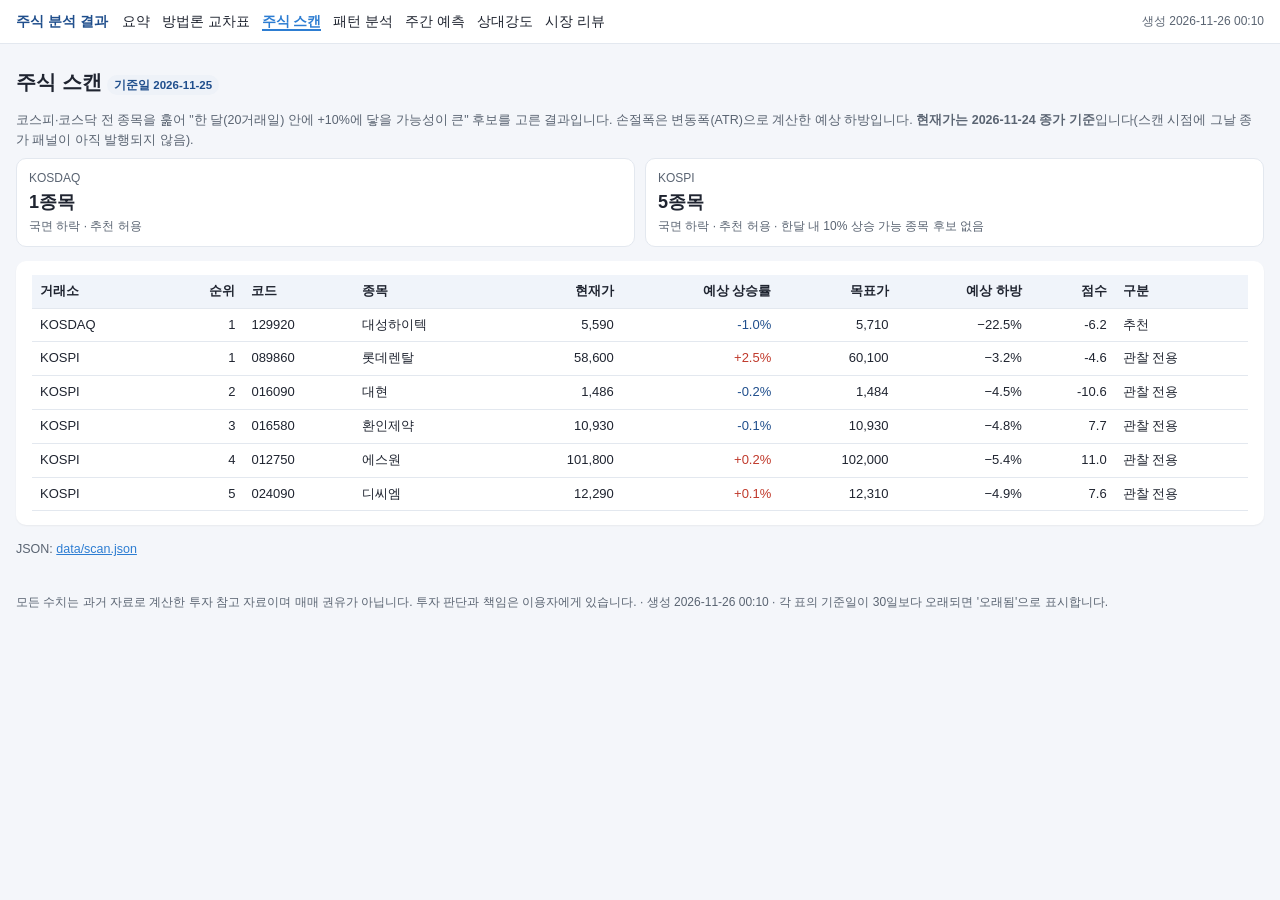
<file: scan.html>
<!doctype html>
<html lang="ko">
<head>
  <meta charset="utf-8">
  <meta name="viewport" content="width=device-width, initial-scale=1">
  <meta name="robots" content="noindex">
  <title>주식 분석 결과</title>
  <link rel="stylesheet" href="public.css">
</head>
<body>
<header class="topbar">
  <a class="brand" href="index.html">주식 분석 결과</a>
  <nav><a href="index.html" class="">요약</a><a href="cross.html" class="">방법론 교차표</a><a href="scan.html" class="on">주식 스캔</a><a href="pattern.html" class="">패턴 분석</a><a href="forecast.html" class="">주간 예측</a><a href="rs.html" class="">상대강도</a><a href="review.html" class="">시장 리뷰</a></nav>
  <span class="built">생성 2026-11-26 00:10</span>
</header>
<main>

<h1>주식 스캔 <span class="badge">기준일 2026-11-25</span></h1>

<p class="hint">코스피·코스닥 전 종목을 훑어 "한 달(20거래일) 안에 +10%에 닿을 가능성이 큰" 후보를 고른 결과입니다. 손절폭은 변동폭(ATR)으로 계산한 예상 하방입니다. <strong>현재가는 2026-11-24 종가 기준</strong>입니다(스캔 시점에 그날 종가 패널이 아직 발행되지 않음).</p>
<div class="tiles"><div class="tile"><span class="k">KOSDAQ</span><span class="v">1종목</span><span class="s">국면 하락 · 추천 허용</span></div><div class="tile"><span class="k">KOSPI</span><span class="v">5종목</span><span class="s">국면 하락 · 추천 허용 · 한달 내 10% 상승 가능 종목 후보 없음</span></div></div>
<section class="card"><div class="table-wrap"><table><thead><tr><th>거래소</th><th class="num">순위</th><th>코드</th><th>종목</th><th class="num">현재가</th><th class="num">예상 상승률</th><th class="num">목표가</th><th class="num">예상 하방</th><th class="num">점수</th><th>구분</th></tr></thead><tbody>

<tr><td>KOSDAQ</td><td class="num">1</td><td>129920</td><td>대성하이텍</td><td class="num">5,590</td><td class="num"><span class="down">-1.0%</span></td><td class="num">5,710</td><td class="num">−22.5%</td><td class="num">-6.2</td><td>추천</td></tr>

<tr><td>KOSPI</td><td class="num">1</td><td>089860</td><td>롯데렌탈</td><td class="num">58,600</td><td class="num"><span class="up">+2.5%</span></td><td class="num">60,100</td><td class="num">−3.2%</td><td class="num">-4.6</td><td>관찰 전용</td></tr>

<tr><td>KOSPI</td><td class="num">2</td><td>016090</td><td>대현</td><td class="num">1,486</td><td class="num"><span class="down">-0.2%</span></td><td class="num">1,484</td><td class="num">−4.5%</td><td class="num">-10.6</td><td>관찰 전용</td></tr>

<tr><td>KOSPI</td><td class="num">3</td><td>016580</td><td>환인제약</td><td class="num">10,930</td><td class="num"><span class="down">-0.1%</span></td><td class="num">10,930</td><td class="num">−4.8%</td><td class="num">7.7</td><td>관찰 전용</td></tr>

<tr><td>KOSPI</td><td class="num">4</td><td>012750</td><td>에스원</td><td class="num">101,800</td><td class="num"><span class="up">+0.2%</span></td><td class="num">102,000</td><td class="num">−5.4%</td><td class="num">11.0</td><td>관찰 전용</td></tr>

<tr><td>KOSPI</td><td class="num">5</td><td>024090</td><td>디씨엠</td><td class="num">12,290</td><td class="num"><span class="up">+0.1%</span></td><td class="num">12,310</td><td class="num">−4.9%</td><td class="num">7.6</td><td>관찰 전용</td></tr>

</tbody></table></div></section>
<p class="hint">JSON: <a href="data/scan.json">data/scan.json</a></p>

</main>
<footer class="foot">모든 수치는 과거 자료로 계산한 투자 참고 자료이며 매매 권유가 아닙니다. 투자 판단과 책임은 이용자에게 있습니다. · 생성 2026-11-26 00:10 · 각 표의 기준일이 30일보다 오래되면 '오래됨'으로 표시합니다.</footer>
</body>
</html>
</file>
<file: public.css>
:root { --ink: #1f2430; --muted: #5a6472; --line: #e3e8ef; --paper: #f4f6fa; --card: #fff; --brand: #1f4e8c; --brand-2: #2d7dd2; --warn: #b56a0d; --up: #c0392b; --down: #1f4e8c; }
* { box-sizing: border-box; }
html, body { margin: 0; background: var(--paper); color: var(--ink); font: 14px/1.6 -apple-system, "Segoe UI", "Malgun Gothic", "Apple SD Gothic Neo", sans-serif; }
a { color: var(--brand-2); }
.topbar { background: #fff; border-bottom: 1px solid var(--line); padding: 10px 16px; display: flex; gap: 14px; align-items: center; flex-wrap: wrap; position: sticky; top: 0; }
.topbar .brand { font-weight: 800; color: var(--brand); text-decoration: none; }
.topbar nav a { margin-right: 12px; text-decoration: none; color: var(--ink); font-size: 13.5px; }
.topbar nav a.on { color: var(--brand-2); font-weight: 700; border-bottom: 2px solid var(--brand-2); }
.topbar .built { margin-left: auto; color: var(--muted); font-size: 12px; }
main { max-width: 1280px; margin: 0 auto; padding: 16px; }
h1 { font-size: 20px; margin: 6px 0 12px; }
.card { background: var(--card); border-radius: 10px; padding: 14px 16px; margin-bottom: 14px; box-shadow: 0 1px 2px rgba(0,0,0,.05); }
.card h2 { margin: 0 0 8px; font-size: 16px; }
.card h2 small { color: var(--muted); font-weight: 400; font-size: 12px; margin-left: 6px; }
.hint { color: var(--muted); font-size: 12.5px; margin: 0 0 8px; }
.note { color: var(--warn); font-size: 12.5px; }
.tiles { display: grid; grid-template-columns: repeat(auto-fit, minmax(170px, 1fr)); gap: 10px; margin-bottom: 14px; }
.tile { background: #fff; border: 1px solid var(--line); border-radius: 10px; padding: 10px 12px; }
.tile .k { display: block; font-size: 12px; color: var(--muted); }
.tile .v { font-size: 18px; font-weight: 700; }
.tile .s { display: block; font-size: 12px; color: var(--muted); }
.badge { display: inline-block; padding: 1px 7px; border-radius: 10px; font-size: 11.5px; background: #eef2f8; color: var(--brand); }
.badge.stale { background: #fff3e0; color: var(--warn); }
.badge.err { background: #fdecea; color: var(--up); }
.table-wrap { overflow-x: auto; }
table { border-collapse: collapse; width: 100%; font-size: 13px; }
th, td { border-bottom: 1px solid var(--line); padding: 6px 8px; text-align: left; white-space: nowrap; }
th { background: #f0f4fa; font-weight: 600; }
td.num, th.num { text-align: right; font-variant-numeric: tabular-nums; }
td.center, th.center { text-align: center; }
td.wrap { white-space: normal; max-width: 520px; }
.up { color: var(--up); }
.down { color: var(--down); }
.muted { color: var(--muted); }
.foot { max-width: 1280px; margin: 10px auto 30px; padding: 0 16px; color: var(--muted); font-size: 12px; }
.md h1, .md h2, .md h3 { margin: 14px 0 6px; }
.md table { margin: 6px 0; }
blockquote { border-left: 3px solid var(--line); margin: 6px 0; padding: 2px 10px; color: var(--muted); }
@media (max-width: 600px) { th, td { padding: 5px 6px; } h1 { font-size: 18px; } }
</file>
